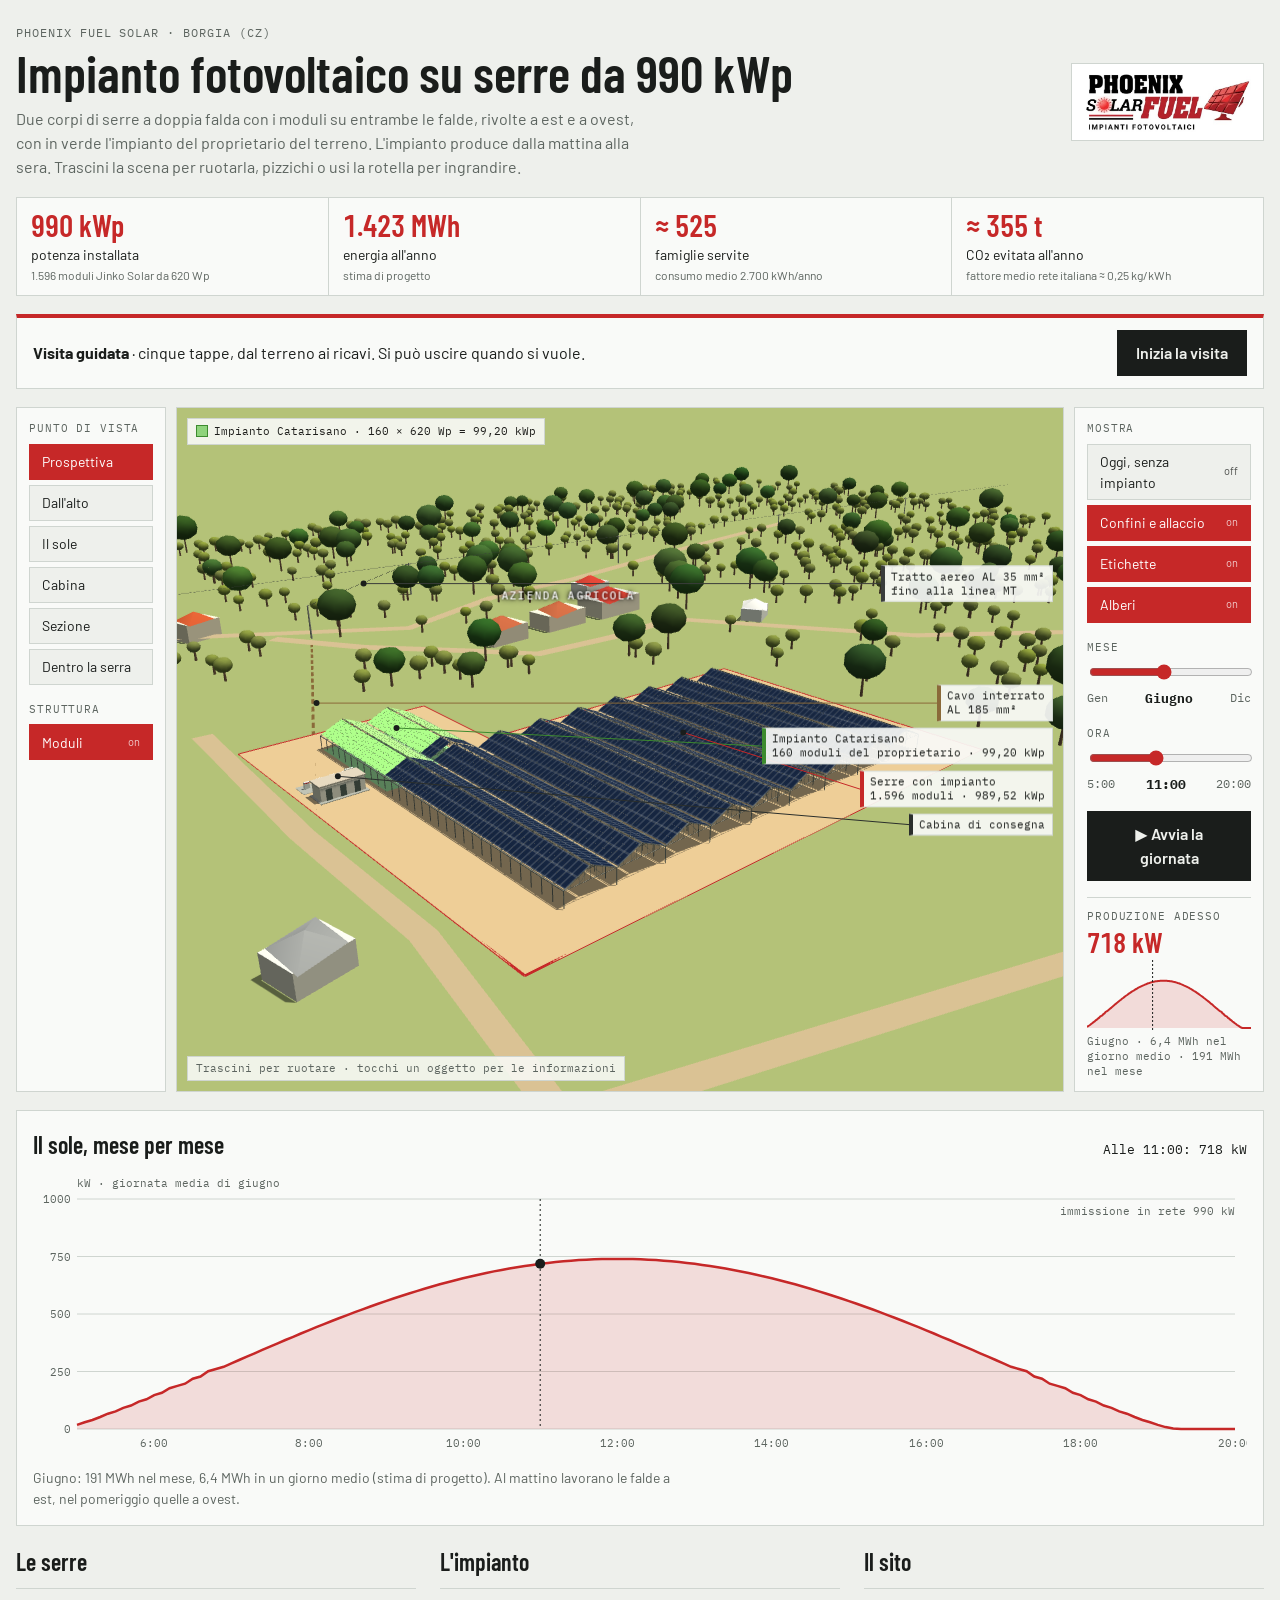
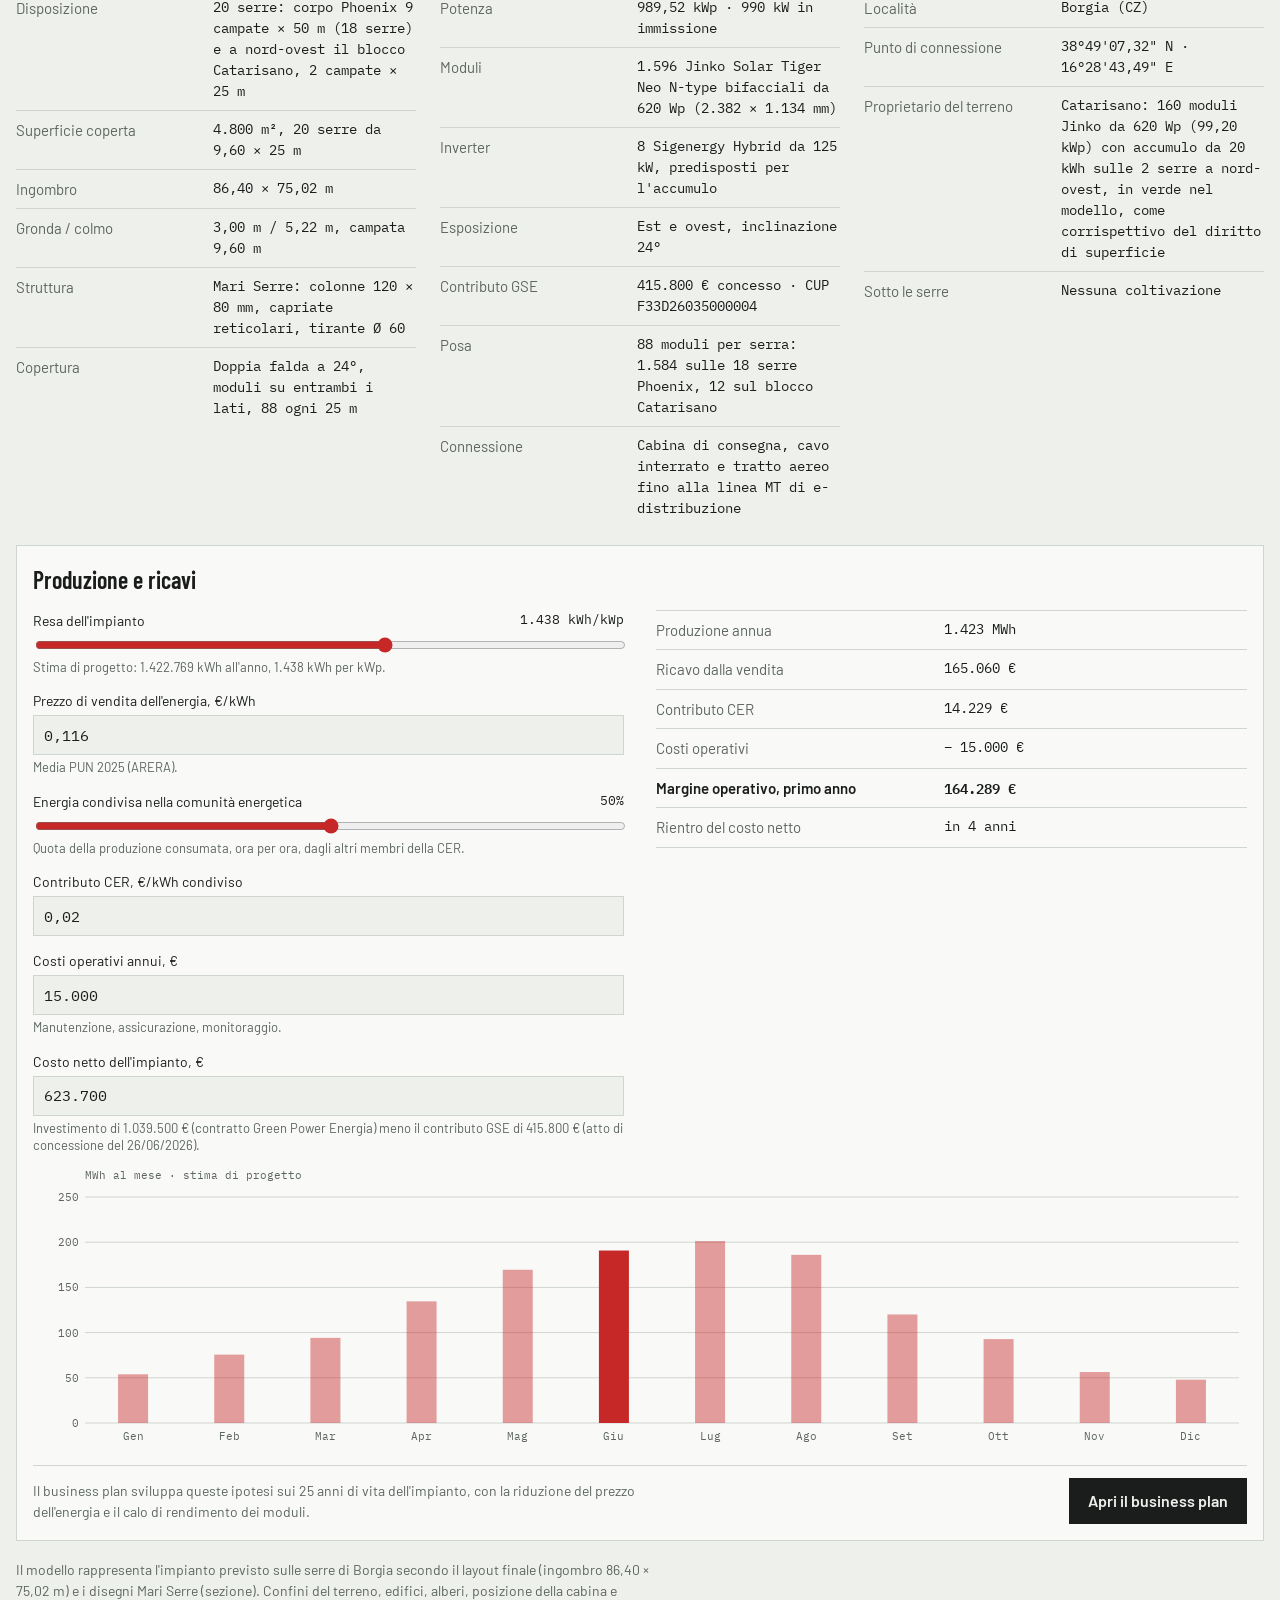
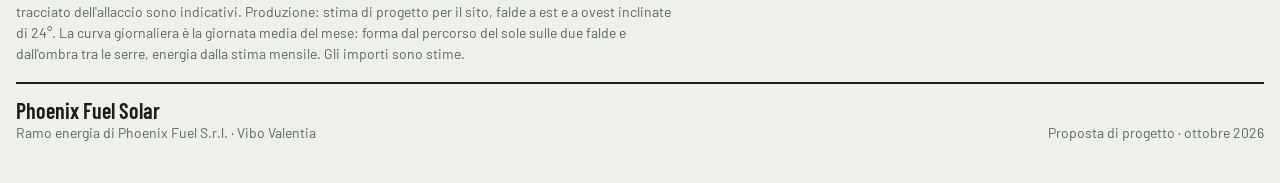
<file: fv-vetrina-borgia.html>
<!doctype html>
<html lang="it" data-mode="interno" data-stamp=""><head><meta charset="utf-8"><meta name="viewport" content="width=device-width,initial-scale=1,viewport-fit=cover">
<title>Serre Fotovoltaiche Borgia</title>
<link rel="preconnect" href="https://fonts.googleapis.com">
<link rel="preconnect" href="https://fonts.gstatic.com" crossorigin>
<link rel="stylesheet" href="https://fonts.googleapis.com/css2?family=Barlow+Condensed:wght@500;600&family=Barlow:wght@400;500;600&family=IBM+Plex+Mono:wght@400;500&display=swap">
<style>
:root{--bg:#eef0ec;--surface:#f9faf8;--fg:#1a1d1b;--muted:#5d6560;--line:#cfd5d0;--accent:#c62828;--accent-fg:#fff;--sky-top:#cfe1ec;--sky-bottom:#eef1ea;
--font-display:"Barlow Condensed","Arial Narrow",sans-serif;--font-body:"Barlow",system-ui,sans-serif;--font-data:"IBM Plex Mono",ui-monospace,monospace}
@media (prefers-color-scheme:dark){:root:not([data-theme="light"]){--bg:#111413;--surface:#181c1a;--fg:#e8ece9;--muted:#9aa49e;--line:#2c3430;--accent:#ef5350;--accent-fg:#160606;--sky-top:#16222b;--sky-bottom:#1c2622;color-scheme:dark}}
:root[data-theme="dark"]{--bg:#111413;--surface:#181c1a;--fg:#e8ece9;--muted:#9aa49e;--line:#2c3430;--accent:#ef5350;--accent-fg:#160606;--sky-top:#16222b;--sky-bottom:#1c2622;color-scheme:dark}
*{box-sizing:border-box}
body{margin:0;background:var(--bg);color:var(--fg);font-family:var(--font-body);font-size:16px;line-height:1.5;padding-block:24px 40px;padding-left:max(16px,env(safe-area-inset-left,0px));padding-right:max(16px,env(safe-area-inset-right,0px))}
body.modal-open{overflow:hidden}
.wrap{max-width:1360px;margin:0 auto;display:flex;flex-direction:column;gap:18px}
.top{display:flex;flex-wrap:wrap;gap:12px 24px;align-items:center;justify-content:space-between}
.brand{display:inline-block;background:#fff;padding:8px 12px;border:1px solid var(--line)}
.brand img{display:block;height:60px;width:auto}
.kicker{font-family:var(--font-data);font-size:12px;letter-spacing:.08em;text-transform:uppercase;color:var(--muted);margin:0}
h1{font-family:var(--font-display);font-weight:600;font-size:clamp(32px,5.5vw,52px);line-height:1.02;margin:4px 0 8px;text-wrap:balance}
.lede{color:var(--muted);max-width:70ch;margin:0}
h2{font-family:var(--font-display);font-weight:600;font-size:24px;margin:0}
.kpis{display:grid;grid-template-columns:repeat(4,minmax(0,1fr));gap:1px;background:var(--line);border:1px solid var(--line)}
.kpi{background:var(--surface);padding:12px 14px}
.kpi b{display:block;font-family:var(--font-display);font-weight:600;font-size:30px;line-height:1.05;color:var(--accent);font-variant-numeric:tabular-nums}
.kpi span{font-size:14px}.kpi small{display:block;color:var(--muted);font-size:12px;line-height:1.3;margin-top:2px}
.stage{position:relative;aspect-ratio:16/9;min-height:320px;border:1px solid var(--line);background:linear-gradient(var(--sky-top),var(--sky-bottom));overflow:hidden;touch-action:none}
#gl{position:absolute;inset:0;width:100%;height:100%;display:block}
#labels{position:absolute;inset:0;pointer-events:none}
.leaders{position:absolute;inset:0;width:100%;height:100%;overflow:visible}
.leaders line{stroke:var(--muted);stroke-width:1}.leaders circle{fill:var(--fg)}
.tag{position:absolute;left:0;top:0;white-space:pre-line;font-family:var(--font-data);font-size:11px;line-height:1.3;padding:3px 7px 3px 6px;background:color-mix(in srgb,var(--surface) 92%,transparent);border:1px solid var(--line);color:var(--fg);will-change:transform}
.tag.dot{border-left:4px solid var(--dot,var(--accent))}
.tag.mute{background:transparent;border-color:transparent;color:#fff;letter-spacing:.12em;text-transform:uppercase;font-weight:500;text-shadow:0 0 3px #000,0 0 6px #000}
.legY{position:absolute;left:10px;top:10px;font-family:var(--font-data);font-size:11px;color:var(--ink,#1e1e1c);background:color-mix(in srgb,var(--surface) 90%,transparent);border:1px solid var(--line);padding:4px 8px;display:flex;align-items:center;gap:6px}.legY i{width:12px;height:12px;background:#8fd47c;border:1px solid #3d8b2f;display:inline-block}
.hint{position:absolute;left:10px;bottom:10px;font-family:var(--font-data);font-size:11px;color:var(--muted);background:color-mix(in srgb,var(--surface) 88%,transparent);border:1px solid var(--line);padding:3px 8px;pointer-events:none}
.card{position:absolute;left:10px;top:10px;max-width:min(300px,calc(100% - 20px));background:var(--surface);border:1px solid var(--line);border-left:4px solid var(--accent);padding:10px 12px 12px;font-size:14px;line-height:1.4;box-shadow:0 4px 16px rgba(0,0,0,.18)}
.card[hidden]{display:none}.card h3{font-family:var(--font-display);font-weight:600;font-size:20px;margin:0 28px 4px 0}.card p{margin:0;color:var(--muted)}.card dl{margin:6px 0 0}.card .row{padding:4px 0;font-size:13px}.card .x{position:absolute;right:4px;top:4px;min-height:28px;padding:2px 8px}
.nogl{position:absolute;inset:0;display:grid;place-items:center;padding:24px;text-align:center;color:var(--muted)}
.lay{display:grid;grid-template-columns:150px minmax(0,1fr) 190px;gap:10px;align-items:stretch}
.side{background:var(--surface);border:1px solid var(--line);padding:12px;display:flex;flex-direction:column;gap:16px;min-width:0}
.col{display:flex;flex-direction:column;gap:5px}.col .btn{text-align:left;width:100%}
.btn.tg{display:flex;justify-content:space-between;align-items:center;gap:6px;text-align:left}.btn.tg::after{content:'off';font-size:11px;opacity:.75}.btn.tg[aria-pressed="true"]::after{content:'on'}
.side input[type=range]{width:100%;accent-color:var(--accent)}
.sval{display:flex;justify-content:space-between;font-family:var(--font-data);font-size:12px;color:var(--muted)}.sval b{color:var(--fg);font-size:13px}
#play{width:100%}
.agri{--agri:#2e7d32;--agri-bg:#e8f3e6;border-top:1px solid var(--line);padding-top:12px}.agri .lbl{color:var(--agri)}
.agri .btn{background:var(--agri-bg);border-color:#9cc59a;color:#1b4d1e}.agri .btn[aria-pressed="true"]{background:var(--agri);border-color:var(--agri);color:#fff}
@media (prefers-color-scheme:dark){:root:not([data-theme="light"]) .agri .btn:not([aria-pressed="true"]){background:#1c2a1d;color:#cfe8cc;border-color:#355a36}}
.lay>.stage{min-width:0;aspect-ratio:auto;min-height:540px;height:auto}
.mini{border-top:1px solid var(--line);padding-top:10px;display:flex;flex-direction:column;gap:4px}.mini b{font-family:var(--font-display);font-weight:600;font-size:28px;line-height:1;color:var(--accent);font-variant-numeric:tabular-nums}.mini svg{width:100%;height:70px;display:block}.mini small{font-family:var(--font-data);font-size:11px;color:var(--muted);line-height:1.35}
.toolbar{display:grid;grid-template-columns:repeat(auto-fit,minmax(250px,1fr));gap:14px 26px;padding:14px 16px;background:var(--surface);border:1px solid var(--line)}
.group{display:flex;flex-direction:column;gap:7px;min-width:0}
.lbl{font-family:var(--font-data);font-size:11px;letter-spacing:.08em;text-transform:uppercase;color:var(--muted)}
.seg{display:flex;flex-wrap:wrap;gap:6px}
.btn{font:inherit;font-size:14px;padding:6px 12px;min-height:36px;background:var(--bg);color:var(--fg);border:1px solid var(--line);cursor:pointer}
.btn:hover{border-color:var(--accent)}.btn[aria-pressed="true"]{background:var(--accent);color:var(--accent-fg);border-color:var(--accent)}
.btn.big{font-size:16px;font-weight:600;padding:10px 18px;background:var(--fg);color:var(--bg);border-color:var(--fg)}
.btn:focus-visible,input:focus-visible{outline:2px solid var(--accent);outline-offset:2px}
.panel{background:var(--surface);border:1px solid var(--line);padding:16px;display:flex;flex-direction:column;gap:12px}
.dayhead{display:flex;flex-wrap:wrap;gap:8px 20px;justify-content:space-between;align-items:baseline}
.ctl{display:grid;grid-template-columns:auto 1fr auto;gap:8px 12px;align-items:center}
.ctl input[type=range]{width:100%;accent-color:var(--accent)}
.ctl .val{font-family:var(--font-data);font-size:14px;min-width:6.5em;text-align:right;font-variant-numeric:tabular-nums}
.chartbox{width:100%;min-width:0}
#chart{display:block;width:100%;touch-action:pan-y;cursor:ew-resize}
svg text{font-family:var(--font-data);font-size:11px;fill:var(--muted)}
.readout{margin:0;font-family:var(--font-data);font-size:13px;font-variant-numeric:tabular-nums}
.specs{display:grid;grid-template-columns:repeat(auto-fit,minmax(290px,1fr));gap:24px}
.specs section{min-width:0}.specs h2{margin-bottom:8px}dl{margin:0}
.row{display:grid;grid-template-columns:minmax(0,1fr) minmax(0,1.1fr);gap:12px;padding:8px 0;border-top:1px solid var(--line);font-size:15px}
.row dt{color:var(--muted)}.row dd{margin:0;font-family:var(--font-data);font-size:14px;font-variant-numeric:tabular-nums}
.ycols{display:grid;grid-template-columns:repeat(auto-fit,minmax(280px,1fr));gap:20px 32px}
.inputs{display:flex;flex-direction:column;gap:14px;min-width:0}
.field{display:flex;flex-direction:column;gap:4px;min-width:0}
.field label{font-size:14px;display:flex;justify-content:space-between;gap:10px}
.field output{font-family:var(--font-data);font-size:13px}
.field small{color:var(--muted);font-size:13px;line-height:1.35}
.field input[type=text]{font-family:var(--font-data);font-size:15px;min-height:40px;padding:6px 10px;background:var(--bg);color:var(--fg);border:1px solid var(--line);width:100%}
.field input[type=range]{accent-color:var(--accent);width:100%}
.results .row:last-child{border-bottom:1px solid var(--line)}
.results .row.key dt,.results .row.key dd{font-weight:600;color:var(--fg)}
.bpbar{display:flex;flex-wrap:wrap;gap:10px 18px;align-items:center;justify-content:space-between;border-top:1px solid var(--line);padding-top:12px}
.notes{font-size:14px;color:var(--muted);max-width:82ch;margin:0}
.contact{border-top:2px solid var(--fg);padding-top:14px;display:flex;flex-wrap:wrap;gap:6px 32px;justify-content:space-between;align-items:flex-end}
.contact p{margin:0}.contact .name{font-family:var(--font-display);font-weight:600;font-size:22px;line-height:1.1}.contact .role{color:var(--muted);font-size:14px}
.tour{background:var(--surface);border:1px solid var(--line);border-top:4px solid var(--accent);padding:12px 16px;display:flex;flex-direction:column;gap:8px;position:sticky;top:0;z-index:5;box-shadow:0 6px 18px rgba(0,0,0,.1)}
.tour .thead{display:flex;flex-wrap:wrap;gap:8px 16px;align-items:center;justify-content:space-between}
.tour h3{font-family:var(--font-display);font-weight:600;font-size:22px;margin:0}
.tour p{margin:0;max-width:75ch}
.tsteps{display:flex;gap:4px;flex-wrap:wrap}.tsteps button{min-height:30px;font-size:13px;padding:3px 9px}
.tnav{display:flex;justify-content:space-between;gap:10px;flex-wrap:wrap}
.tour.off{position:static;box-shadow:none;flex-direction:row;flex-wrap:wrap;align-items:center;justify-content:space-between}
.tour.off .on{display:none}.tour:not(.off) .offonly{display:none}
html[data-mode="cliente"] .field input[type=range]{display:none}
html[data-mode="cliente"] .field input[type=text]{border:0;background:transparent;padding:0;min-height:0}
html[data-mode="cliente"] .interno{display:none}
/* business plan a tutto schermo */
.modal{position:fixed;inset:0;z-index:50;background:var(--bg);overflow:auto;padding:20px max(16px,env(safe-area-inset-left,0px)) 40px}
.modal[hidden]{display:none}
.modal .inner{max-width:1120px;margin:0 auto;display:flex;flex-direction:column;gap:16px}
.mhead{display:flex;gap:12px;justify-content:space-between;align-items:flex-start;position:sticky;top:-20px;background:var(--bg);padding:8px 0;z-index:2;border-bottom:1px solid var(--line)}
.mhead h2{font-size:clamp(28px,4.5vw,42px);line-height:1.05}
.bpk{display:grid;grid-template-columns:repeat(4,minmax(0,1fr));gap:1px;background:var(--line);border:1px solid var(--line)}
.tablewrap{overflow-x:auto;border:1px solid var(--line);background:var(--surface)}
table{border-collapse:collapse;width:100%;font-size:14px}
th,td{text-align:right;padding:7px 10px;border-top:1px solid var(--line);white-space:nowrap}
th:first-child,td:first-child{text-align:left}
thead th{font-family:var(--font-data);font-size:11px;letter-spacing:.06em;text-transform:uppercase;color:var(--muted);border-top:0}
td{font-family:var(--font-data);font-variant-numeric:tabular-nums}
tr.key td{font-weight:600;background:color-mix(in srgb,var(--accent) 8%,transparent)}
.assume{display:grid;grid-template-columns:repeat(auto-fit,minmax(240px,1fr));gap:6px 24px;font-size:14px;color:var(--muted);margin:0;padding-left:18px}
@media (max-width:900px){.lay{grid-template-columns:130px minmax(0,1fr) 165px}.side{padding:10px}.col .btn,.btn.tg{font-size:13px;padding:6px 8px}}
@media (max-width:640px){.lay>.stage{aspect-ratio:4/5;min-height:380px}.lay{grid-template-columns:1fr}.stage{order:-1}#sideR{order:0}#sideL{order:1}.col{flex-direction:row;flex-wrap:wrap}.col .btn{width:auto}.btn.tg{width:auto}}
@media (max-width:700px){
  .kpis,.bpk{grid-template-columns:repeat(2,minmax(0,1fr))}
  .stage{aspect-ratio:4/5;min-height:380px}
  .row{grid-template-columns:1fr;gap:2px}
  .brand img{height:46px}
  .more{display:none}
  .kpi b{font-size:23px}
  .toolbar{padding:12px}
  .field input[type=range]{display:none}
  .field input[type=text]{border:0;background:transparent;padding:0;min-height:0}
  .field small{display:none}
  .tsteps{display:none}.tour h3{font-size:19px}.tour p{font-size:15px;line-height:1.4}.tour{padding:10px 12px}
}
</style></head><body>
<div class="wrap">
  <header class="top">
    <div>
      <p class="kicker">Phoenix Fuel Solar · Borgia (CZ)</p>
      <h1>Impianto fotovoltaico su serre da 990 kWp</h1>
      <p class="lede">Due corpi di serre a doppia falda con i moduli su entrambe le falde, rivolte a est e a ovest, con in verde l'impianto del proprietario del terreno. L'impianto produce dalla mattina alla sera. Trascini la scena per ruotarla, pizzichi o usi la rotella per ingrandire.</p>
    </div>
    <span class="brand"><img alt="Phoenix Fuel Solar · Impianti fotovoltaici" src="[data-uri]"></span>
  </header>

  <div class="kpis">
    <div class="kpi"><b>990 kWp</b><span>potenza installata</span><small>1.596 moduli Jinko Solar da 620 Wp</small></div>
    <div class="kpi"><b>1.423 MWh</b><span>energia all'anno</span><small>stima di progetto</small></div>
    <div class="kpi"><b>≈ 525</b><span>famiglie servite</span><small>consumo medio 2.700 kWh/anno</small></div>
    <div class="kpi"><b>≈ 355 t</b><span>CO₂ evitata all'anno</span><small>fattore medio rete italiana ≈ 0,25 kg/kWh</small></div>
  </div>

  <section class="tour off" id="tour" aria-live="polite">
    <p class="offonly"><b>Visita guidata</b> · cinque tappe, dal terreno ai ricavi. Si può uscire quando si vuole.</p>
    <button class="btn big offonly" id="tourStart">Inizia la visita</button>
    <div class="thead on"><div class="tsteps" id="tsteps"></div><button class="btn" id="tourExit">Esci dalla visita</button></div>
    <h3 class="on" id="tourT"></h3><p class="on" id="tourP"></p>
    <div class="tnav on"><button class="btn" id="tourPrev">Indietro</button><button class="btn big" id="tourNext">Avanti</button></div>
  </section>

  <div class="lay">
  <aside class="side" id="sideL">
    <div class="group"><span class="lbl">Punto di vista</span>
      <div class="col" id="views">
        <button class="btn" data-view="persp" aria-pressed="true">Prospettiva</button>
        <button class="btn" data-view="top" aria-pressed="false">Dall'alto</button>
        <button class="btn" data-view="sun" aria-pressed="false">Il sole</button>
        <button class="btn" data-view="cab" aria-pressed="false">Cabina</button>
        <button class="btn more" data-view="sec" aria-pressed="false">Sezione</button>
        <button class="btn" data-view="in" aria-pressed="false">Dentro la serra</button>
      </div></div>
    <div class="group"><span class="lbl">Struttura</span>
      <div class="col">
        <button class="btn tg" id="tRoof" aria-pressed="true">Moduli</button>
      </div></div>
  </aside>
  <div class="stage" id="stage">
    <canvas id="gl" aria-label="Modello tridimensionale dell'impianto su serre con il terreno e l'allaccio"></canvas>
    <div id="labels"></div>
    <div class="hint">Trascini per ruotare · tocchi un oggetto per le informazioni</div>
    <div class="legY"><i></i>Impianto Catarisano · 160 × 620 Wp = 99,20 kWp</div>
    <div class="card" id="card" hidden><button class="btn x" id="cardX" aria-label="Chiudi">×</button><h3 id="cardT"></h3><p id="cardP"></p><dl id="cardD"></dl></div>
  </div>

  <aside class="side" id="sideR">
    <div class="group"><span class="lbl">Mostra</span>
      <div class="col">
        <button class="btn tg" id="tPhase" aria-pressed="false">Oggi, senza impianto</button>
        <button class="btn tg" id="tConstr" aria-pressed="true">Confini e allaccio</button>
        <button class="btn tg" id="tLabels" aria-pressed="true">Etichette</button>
        <button class="btn tg more" id="tTrees" aria-pressed="true">Alberi</button>
      </div></div>
    <div class="group"><span class="lbl">Mese</span><input type="range" id="month" min="0" max="11" step="1" value="5" aria-label="Mese"><div class="sval"><span>Gen</span><b id="monthV">Giugno</b><span>Dic</span></div></div>
    <div class="group"><span class="lbl">Ora</span><input type="range" id="hour" min="5" max="20" step="0.25" value="11" aria-label="Ora solare"><div class="sval"><span>5:00</span><b id="clock">11:00</b><span>20:00</span></div></div>
    <button class="btn big" id="play" aria-pressed="false">▶ Avvia la giornata</button>
    <div class="mini"><span class="lbl">Produzione adesso</span><b id="miniKW">-</b><svg id="mini" viewBox="0 0 160 70" preserveAspectRatio="none" role="img" aria-label="Curva della giornata media"></svg><small id="miniDay"></small></div>
  </aside>
  </div>

  <section class="panel" id="day">
    <div class="dayhead"><h2>Il sole, mese per mese</h2><p class="readout" id="readout"></p></div>
    <div class="chartbox" id="chartbox"><svg id="chart" role="img" aria-label="Potenza dell'impianto nella giornata media del mese"></svg></div>
    <p class="notes" id="sunnote"></p>
  </section>

  <div class="specs">
    <section><h2>Le serre</h2><dl>
      <div class="row"><dt>Disposizione</dt><dd>20 serre: corpo Phoenix 9 campate × 50 m (18 serre) e a nord-ovest il blocco Catarisano, 2 campate × 25 m</dd></div>
      <div class="row"><dt>Superficie coperta</dt><dd>4.800 m², 20 serre da 9,60 × 25 m</dd></div>
      <div class="row"><dt>Ingombro</dt><dd>86,40 × 75,02 m</dd></div>
      <div class="row"><dt>Gronda / colmo</dt><dd>3,00 m / 5,22 m, campata 9,60 m</dd></div>
      <div class="row more"><dt>Struttura</dt><dd>Mari Serre: colonne 120 × 80 mm, capriate reticolari, tirante Ø 60</dd></div>
      <div class="row more"><dt>Copertura</dt><dd>Doppia falda a 24°, moduli su entrambi i lati, 88 ogni 25 m</dd></div>
    </dl></section>
    <section><h2>L'impianto</h2><dl>
      <div class="row"><dt>Potenza</dt><dd>989,52 kWp · 990 kW in immissione</dd></div>
      <div class="row"><dt>Moduli</dt><dd>1.596 Jinko Solar Tiger Neo N-type bifacciali da 620 Wp (2.382 × 1.134 mm)</dd></div>
      <div class="row"><dt>Inverter</dt><dd>8 Sigenergy Hybrid da 125 kW, predisposti per l'accumulo</dd></div>
      <div class="row"><dt>Esposizione</dt><dd>Est e ovest, inclinazione 24°</dd></div>
      <div class="row"><dt>Contributo GSE</dt><dd>415.800 € concesso · CUP F33D26035000004</dd></div>
      <div class="row more"><dt>Posa</dt><dd>88 moduli per serra: 1.584 sulle 18 serre Phoenix, 12 sul blocco Catarisano</dd></div>
      <div class="row more"><dt>Connessione</dt><dd>Cabina di consegna, cavo interrato e tratto aereo fino alla linea MT di e-distribuzione</dd></div>
    </dl></section>
    <section class="more"><h2>Il sito</h2><dl>
      <div class="row"><dt>Località</dt><dd>Borgia (CZ)</dd></div>
      <div class="row"><dt>Punto di connessione</dt><dd>38°49'07,32" N · 16°28'43,49" E</dd></div>
      <div class="row"><dt>Proprietario del terreno</dt><dd>Catarisano: 160 moduli Jinko da 620 Wp (99,20 kWp) con accumulo da 20 kWh sulle 2 serre a nord-ovest, in verde nel modello, come corrispettivo del diritto di superficie</dd></div>
      <div class="row"><dt>Sotto le serre</dt><dd>Nessuna coltivazione</dd></div>
    </dl></section>
  </div>

  <section class="panel" id="yield">
    <h2>Produzione e ricavi</h2>
    <div class="ycols">
      <div class="inputs">
        <div class="field"><label for="inYield">Resa dell'impianto <output id="inYieldV"></output></label><input type="range" id="inYield" min="1200" max="1600" step="1" value="1438"><small>Stima di progetto: 1.422.769 kWh all'anno, 1.438 kWh per kWp.</small></div>
        <div class="field"><label for="inPs">Prezzo di vendita dell'energia, €/kWh</label><input type="text" inputmode="decimal" id="inPs" value="0,116"><small>Media PUN 2025 (ARERA).</small></div>
        <div class="field"><label for="inCer">Energia condivisa nella comunità energetica <output id="inCerV"></output></label><input type="range" id="inCer" min="0" max="100" step="1" value="50"><small>Quota della produzione consumata, ora per ora, dagli altri membri della CER.</small></div>
        <div class="field"><label for="inCerP">Contributo CER, €/kWh condiviso</label><input type="text" inputmode="decimal" id="inCerP" value="0,02"></div>
        <div class="field"><label for="inOpex">Costi operativi annui, €</label><input type="text" inputmode="decimal" id="inOpex" value="15.000"><small>Manutenzione, assicurazione, monitoraggio.</small></div>
        <div class="field"><label for="inCost">Costo netto dell'impianto, €</label><input type="text" inputmode="decimal" id="inCost" value="623.700"><small>Investimento di 1.039.500 € (contratto Green Power Energia) meno il contributo GSE di 415.800 € (atto di concessione del 26/06/2026).</small></div>
      </div>
      <dl class="results">
        <div class="row"><dt>Produzione annua</dt><dd id="rProd">-</dd></div>
        <div class="row"><dt>Ricavo dalla vendita</dt><dd id="rSell">-</dd></div>
        <div class="row"><dt>Contributo CER</dt><dd id="rCer">-</dd></div>
        <div class="row"><dt>Costi operativi</dt><dd id="rOpex">-</dd></div>
        <div class="row key"><dt>Margine operativo, primo anno</dt><dd id="rEbitda">-</dd></div>
        <div class="row"><dt>Rientro del costo netto</dt><dd id="rPay">-</dd></div>
      </dl>
    </div>
    <div class="chartbox" id="ybox"><svg id="ychart" role="img" aria-label="Produzione mensile stimata"></svg></div>
    <div class="bpbar"><p class="notes">Il business plan sviluppa queste ipotesi sui 25 anni di vita dell'impianto, con la riduzione del prezzo dell'energia e il calo di rendimento dei moduli.</p><button class="btn big" id="openBP">Apri il business plan</button></div>
  </section>

  <p class="notes">Il modello rappresenta l'impianto previsto sulle serre di Borgia secondo il layout finale (ingombro 86,40 × 75,02 m) e i disegni Mari Serre (sezione). Confini del terreno, edifici, alberi, posizione della cabina e tracciato dell'allaccio sono indicativi. Produzione: stima di progetto per il sito, falde a est e a ovest inclinate di 24°. La curva giornaliera è la giornata media del mese: forma dal percorso del sole sulle due falde e dall'ombra tra le serre, energia dalla stima mensile. Gli importi sono stime.</p>

  <footer class="contact">
    <div><p class="name">Phoenix Fuel Solar</p><p class="role">Ramo energia di Phoenix Fuel S.r.l. · Vibo Valentia</p></div>
    <div><p class="role" id="stampP">Proposta di progetto · ottobre 2026</p></div>
  </footer>
</div>

<div class="modal" id="bp" hidden role="dialog" aria-modal="true" aria-labelledby="bpTitle">
  <div class="inner">
    <div class="mhead"><div><p class="kicker">Impianto su serre di Borgia · 989,52 kWp</p><h2 id="bpTitle">Business plan a 25 anni</h2></div><button class="btn" id="closeBP">Chiudi</button></div>
    <div class="bpk" id="bpk"></div>
    <div class="chartbox" id="bpbox"><svg id="bpchart" role="img" aria-label="Margine operativo annuo e cassa cumulata"></svg></div>
    <div class="tablewrap"><table id="bptable"></table></div>
    <ul class="assume" id="bpass"></ul>
  </div>
</div>

<script src="lib/three.min.js"></script>
<script src="lib/OrbitControls.js"></script>
<script>
(function(){
function byId(i){return document.getElementById(i);}
var MOBILE=window.matchMedia('(max-width:700px)');
/* ===== Dati del progetto (x = est, y = alto, z = sud; metri) ===== */
var P={campata:9.6,gronda:3.0,colmo:5.22,passo:2.5,modulo:{w:1.134,l:2.382,wp:620},perFalda:2,gap:0.002,kwp:989.52,cap:990,lat:38.8187};
/* corpi di serra dal layout finale (86,40 x 75,02 m): [inizio da ovest m, inizio da nord m, campate, lunghezza m, proprietario]; campate da 9,60 m, colmo nord-sud */
var SEG=[[0,25,9,50,0],[0,0,2,25,1]];
/* 20 serre da 9,60 x 25 m (88 moduli ciascuna = 1.760 posti), come lo schizzo del 28/10:
   corpo Phoenix 9 campate x 50 m (18 serre, 1.584 moduli) e a nord-ovest il blocco Catarisano,
   2 campate x 25 m (flag 1): 160 moduli del proprietario (99,20 kWp), poi 12 nostri, 4 posti vuoti. */
var CAT_OWN=160,OUR_MAX=1596;
var CX=43.2,CZ=37.5;
/* stima di progetto, colonna A (kWh) */
var PVGIS=[53885.7,75645.9,94168.8,134550.9,169497.9,190773.0,201197.7,185981.4,120037.5,92772.9,56360.7,47896.2];
var PVTOT=PVGIS.reduce(function(a,b){return a+b;},0),PVY=PVTOT/P.kwp;
var MESI=['Gennaio','Febbraio','Marzo','Aprile','Maggio','Giugno','Luglio','Agosto','Settembre','Ottobre','Novembre','Dicembre'],MS=['Gen','Feb','Mar','Apr','Mag','Giu','Lug','Ago','Set','Ott','Nov','Dic'],GG=[31,28,31,30,31,30,31,31,30,31,30,31];
/* area dell'impianto (indicativa) e intorno ricostruiti dalla foto del layout finale */
var PARCEL=[[-56,-46],[-16,-46],[-16,-21],[52,-21],[52,46],[-56,46]];
var ROADS=[[[-19.4,-118.4],[-5.1,-95.7],[13.5,-75.1],[25.9,-60.6],[50.6,-59.8],[75.4,-62.7]],
  [[-60,-150],[13.5,-104],[50.6,-118.4],[87.7,-122.5],[145.6,-134.9],[230,-150]],
  [[-200,40],[-133,48.8],[-93.8,71.5],[-66.9,67.4],[-60.8,30.2],[-60.8,-7],[-58,-60]],
  [[-66.9,67.4],[1.2,90.1],[7.4,118.9],[12,180]],
  [[75.4,-62.7],[112.6,-6.9],[145.6,17.8],[186.9,50.8],[203.4,83.8],[215,140]]];
var ROAD=[].concat.apply([],ROADS);
var MTLINE=[[-320,-168],[34.1,-139],[360,-112]];
var CAB=[-49.5,-17];
var CAVO_INT=[[-53,-15],[-55.9,-13.1],[-11.3,-112.2]],POLE=[-11.3,-112.2],LMS=[34.1,-139];

var stage=byId('stage'),canvas=byId('gl'),labelsEl=byId('labels');
var leaders=document.createElementNS('http://www.w3.org/2000/svg','svg');leaders.setAttribute('class','leaders');labelsEl.appendChild(leaders);
var renderer;try{renderer=new THREE.WebGLRenderer({canvas:canvas,antialias:true,alpha:true});}catch(e){var m=document.createElement('div');m.className='nogl';m.textContent='Il modello 3D richiede un browser con supporto WebGL.';stage.appendChild(m);renderer=null;}
var W=P.campata,HW=W/2,ANG=Math.atan2(P.colmo-P.gronda,HW),SL=Math.hypot(HW,P.colmo-P.gronda),TA=Math.tan(ANG);
function V(x,y,z){return new THREE.Vector3(x,y,z);}
function it0(v){return Math.round(v).toLocaleString('it-IT');}
function eur(v){return it0(v)+' €';}
var dirty=true;

/* ===================== SCENA 3D ===================== */
var modMesh=null,modMesh2=null,scene,camera,controls,sun,hemi,sunSprite,farm,trees,olives,constr,cab,cablePath,treeBase=[],crowns,trunks,stats={};
if(renderer){
renderer.setPixelRatio(Math.min(window.devicePixelRatio||1,2));renderer.setClearColor(0,0);renderer.shadowMap.enabled=true;renderer.shadowMap.type=THREE.PCFSoftShadowMap;
scene=new THREE.Scene();camera=new THREE.PerspectiveCamera(40,1.6,0.5,2500);controls=new THREE.OrbitControls(camera,canvas);
controls.minDistance=3;controls.maxDistance=700;controls.maxPolarAngle=Math.PI*0.6;controls.screenSpacePanning=true;controls.enableDamping=false;
hemi=new THREE.HemisphereLight(0xffffff,0x7d8a72,0.6);scene.add(hemi);
sun=new THREE.DirectionalLight(0xfff3dc,0.8);sun.castShadow=true;sun.shadow.mapSize.set(4096,4096);
var sc=sun.shadow.camera;sc.left=-125;sc.right=125;sc.top=125;sc.bottom=-125;sc.near=10;sc.far=700;sun.shadow.bias=-0.0004;sun.shadow.normalBias=0.06;scene.add(sun);scene.add(sun.target);
sunSprite=new THREE.Sprite(new THREE.SpriteMaterial({map:(function(){var c=document.createElement('canvas');c.width=c.height=256;var g=c.getContext('2d'),gr=g.createRadialGradient(128,128,0,128,128,128);
  gr.addColorStop(0,'rgba(255,248,214,1)');gr.addColorStop(.17,'rgba(255,226,120,1)');gr.addColorStop(.21,'rgba(255,205,70,.96)');gr.addColorStop(.23,'rgba(255,200,70,.4)');gr.addColorStop(.5,'rgba(255,200,70,.13)');gr.addColorStop(1,'rgba(255,200,70,0)');
  g.fillStyle=gr;g.fillRect(0,0,256,256);return new THREE.CanvasTexture(c);})(),transparent:true,depthWrite:false}));sunSprite.scale.set(220,220,1);scene.add(sunSprite);

function shape(pts){var s=new THREE.Shape();pts.forEach(function(p,i){if(i)s.lineTo(p[0],-p[1]);else s.moveTo(p[0],-p[1]);});return s;}
function flat(pts,y,mat){var m=new THREE.Mesh(new THREE.ShapeGeometry(shape(pts)),mat);m.rotation.x=-Math.PI/2;m.position.y=y;m.receiveShadow=true;return m;}
function strip(a,b,w,h,y,mat,parent){var dx=b[0]-a[0],dz=b[1]-a[1],m=new THREE.Mesh(new THREE.BoxGeometry(Math.hypot(dx,dz),h,w),mat);m.position.set((a[0]+b[0])/2,y,(a[1]+b[1])/2);m.rotation.y=-Math.atan2(dz,dx);(parent||scene).add(m);return m;}
function dashes(pts,len,gap,w,y,mat,parent){for(var i=0;i<pts.length-1;i++){var a=pts[i],b=pts[i+1],L=Math.hypot(b[0]-a[0],b[1]-a[1]),n=Math.floor(L/(len+gap));
  for(var k=0;k<n;k++){var t0=(k*(len+gap))/L,t1=(k*(len+gap)+len)/L;strip([a[0]+(b[0]-a[0])*t0,a[1]+(b[1]-a[1])*t0],[a[0]+(b[0]-a[0])*t1,a[1]+(b[1]-a[1])*t1],w,0.05,y,mat,parent);}}}
function ribbon(pts,wd,y,mat){var pos=[],idx=[];pts.forEach(function(p,i){var a=pts[Math.max(0,i-1)],b=pts[Math.min(pts.length-1,i+1)],dx=b[0]-a[0],dz=b[1]-a[1],L=Math.hypot(dx,dz),nx=-dz/L*wd/2,nz=dx/L*wd/2;
  pos.push(p[0]+nx,y,p[1]+nz,p[0]-nx,y,p[1]-nz);if(i<pts.length-1){var k=2*i;idx.push(k,k+2,k+1,k+1,k+2,k+3);}});
  var g=new THREE.BufferGeometry();g.setAttribute('position',new THREE.Float32BufferAttribute(pos,3));g.setIndex(idx);g.computeVertexNormals();var m=new THREE.Mesh(g,mat);m.receiveShadow=true;scene.add(m);return m;}
function inPoly(x,z,poly){var c=false;for(var i=0,j=poly.length-1;i<poly.length;j=i++){var a=poly[i],b=poly[j];if(((a[1]>z)!==(b[1]>z))&&(x<(b[0]-a[0])*(z-a[1])/(b[1]-a[1])+a[0]))c=!c;}return c;}
function distPl(x,z,pl,closed){var best=1e9,n=pl.length;for(var i=0;i<(closed?n:n-1);i++){var a=pl[i],b=pl[(i+1)%n],dx=b[0]-a[0],dz=b[1]-a[1],t=Math.max(0,Math.min(1,((x-a[0])*dx+(z-a[1])*dz)/(dx*dx+dz*dz)));best=Math.min(best,Math.hypot(x-(a[0]+dx*t),z-(a[1]+dz*t)));}return best;}

/* terreno, strada, confini e allaccio */
var ground=new THREE.Mesh(new THREE.PlaneGeometry(3000,3000),new THREE.MeshLambertMaterial({color:0x8c9a64}));ground.rotation.x=-Math.PI/2;ground.receiveShadow=true;scene.add(ground);
var dirtMat=new THREE.MeshLambertMaterial({color:0xb9a47e,polygonOffset:true,polygonOffsetFactor:-1,polygonOffsetUnits:-1});
var parcelMesh=flat(PARCEL,0.02,dirtMat);scene.add(parcelMesh);parcelMesh.userData.info={t:'Il terreno',p:'L\u2019area dell\u2019impianto a Borgia, in campagna tra gli uliveti, a sud-ovest dell\u2019azienda agricola. La linea rossa segna l\u2019area (indicativa).',d:[['Ingombro serre','86,40 × 75,02 m'],['Coperto da serre','4.800 m²'],['Sotto le serre','nessuna coltivazione']]};
constr=new THREE.Group();scene.add(constr);
var redM=new THREE.MeshBasicMaterial({color:0xc62828});for(var i=0;i<PARCEL.length;i++)strip(PARCEL[i],PARCEL[(i+1)%PARCEL.length],0.35,0.12,0.08,redM,constr);
var roadMat=new THREE.MeshLambertMaterial({color:0xa99a7c,polygonOffset:true,polygonOffsetFactor:-3,polygonOffsetUnits:-3});
ROADS.forEach(function(r){ribbon(r,4,0.05,roadMat);});
/* linea MT esistente con i pali */
(function(){var pm=new THREE.MeshLambertMaterial({color:0x8d8f8a}),wm=new THREE.MeshBasicMaterial({color:0x3a3d3b});
  for(var i=0;i<MTLINE.length-1;i++){var a=MTLINE[i],b=MTLINE[i+1],n=4;for(var k=0;k<n;k++){var t=k/n,x=a[0]+(b[0]-a[0])*t,z=a[1]+(b[1]-a[1])*t,p=new THREE.Mesh(new THREE.CylinderGeometry(0.18,0.25,10,6),pm);p.position.set(x,5,z);p.castShadow=true;constr.add(p);
    var c=new THREE.Mesh(new THREE.BoxGeometry(2.4,0.15,0.15),pm);c.position.set(x,9.6,z);constr.add(c);}
    strip(a,b,0.06,0.06,9.7,wm,constr);}})();
/* allaccio: cavo interrato dalla cabina, poi tratto aereo fino al palo sulla linea MT */
cablePath=new THREE.Group();scene.add(cablePath);
(function(){var mat=new THREE.MeshBasicMaterial({color:0x8a6a3a}),air=new THREE.MeshBasicMaterial({color:0x2b2f2c});
  dashes(CAVO_INT,3,2,0.6,0.08,mat,cablePath);
  var p=new THREE.Mesh(new THREE.CylinderGeometry(0.18,0.25,9,6),new THREE.MeshLambertMaterial({color:0x8d8f8a}));p.position.set(POLE[0],4.5,POLE[1]);cablePath.add(p);
  var a=V(POLE[0],8.8,POLE[1]),b=V(LMS[0],9.7,LMS[1]),d=b.clone().sub(a),m=new THREE.Mesh(new THREE.BoxGeometry(0.07,0.07,d.length()),air);m.position.copy(a.clone().add(b).multiplyScalar(.5));m.lookAt(b);cablePath.add(m);
  cablePath.userData.info={t:'Allaccio alla rete',p:'Dalla cabina di consegna un cavo interrato in alluminio da 185 mm² raggiunge un palo; da lì un tratto aereo da 35 mm² porta alla linea di media tensione esistente. Tracciato indicativo, dal preventivo di connessione e-distribuzione.',d:[['Interrato','AL 185 mm²'],['Aereo','AL 35 mm²'],['Rete','MT e-distribuzione']]};})();
/* azienda agricola a nord-est */
function house(x,z,w,d,h,col,rot,roof){var g=new THREE.Group(),b=new THREE.Mesh(new THREE.BoxGeometry(w,h,d),new THREE.MeshLambertMaterial({color:col}));b.position.y=h/2;b.castShadow=true;g.add(b);
  var r=new THREE.Mesh(new THREE.ConeGeometry(Math.hypot(w,d)/2,2.2,4),new THREE.MeshLambertMaterial({color:roof||0xa85a3c}));r.position.y=h+1.1;r.rotation.y=Math.PI/4;r.scale.set(w/Math.hypot(w,d)*1.41,1,d/Math.hypot(w,d)*1.41);g.add(r);
  g.position.set(x,0,z);g.rotation.y=rot||0;scene.add(g);}
var BLD=[[67.1,-81.3,16,10,5,0xe6dccb,0.1,0xb23a30],[75.4,-99.8,10,7,4.5,0xeeeeea,0.1,0xb23a30],[25.9,-77.1,12,8,4.5,0xdcd2bf,0.1],[46.5,-79.2,14,8,4.5,0xe2d6c2,0.1],[94.1,-48.2,9,6,3.5,0xf2f2f0,0.5,0xcfd3d4],[-34,-132.9,10,7,5,0xe0d5c0,0.3,0xb4502e],[-75.3,-54.4,8,6,4,0xe0d5c0,0.2,0xc4602e],[-104.2,-0.8,16,11,6.5,0xe6dccb,0.4,0xc4602e],[-75.3,28.1,9,7,4,0xd8d4cc,0.2,0x8a8f92]];
BLD.forEach(function(b){house(b[0],b[1],b[2],b[3],b[4],b[5],b[6],b[7]);});
/* alberi: uliveti a sesto regolare e alberi sparsi; spariscono se si mettono tra la vista e le serre */
trees=new THREE.Group();scene.add(trees);
(function(){var seed=11;function rnd(){seed=(seed*16807)%2147483647;return (seed-1)/2147483646;}
  var spots=[];
  function ok(x,z,minD){if(inPoly(x,z,PARCEL)||distPl(x,z,PARCEL,true)<minD)return false;for(var q=0;q<ROADS.length;q++)if(distPl(x,z,ROADS[q])<5)return false;if(distPl(x,z,MTLINE)<4)return false;
    for(var i=0;i<BLD.length;i++)if(Math.hypot(x-BLD[i][0],z-BLD[i][1])<18)return false;if(Math.hypot(x-CAB[0],z-CAB[1])<10)return false;return true;}
  for(var k=0;k<9000&&spots.length<2400;k++){var x=-330+rnd()*660,z=-260+rnd()*520;
    if(rnd()<0.75){var gx=Math.round(x/7)*7,gz=Math.round(z/7)*7;if(!ok(gx,gz,7))continue;if(Math.hypot(gx,gz)<90&&rnd()<0.5)continue;spots.push([gx+(rnd()-.5)*1.2,gz+(rnd()-.5)*1.2,0.7+rnd()*0.3,1]);}
    else{if(!ok(x,z,8))continue;if(rnd()<0.5)continue;spots.push([x,z,0.9+rnd()*0.7,0]);}}
  crowns=new THREE.InstancedMesh(new THREE.IcosahedronGeometry(1,1),new THREE.MeshLambertMaterial({color:0xffffff}),spots.length);
  trunks=new THREE.InstancedMesh(new THREE.CylinderGeometry(0.25,0.35,1,5),new THREE.MeshLambertMaterial({color:0x6b5440}),spots.length);
  var Q=new THREE.Quaternion(),C=new THREE.Color();
  spots.forEach(function(s,i){var r=s[3]?2.2*s[2]:3.4*s[2],h=s[3]?2.2:3.2*s[2],mc=new THREE.Matrix4().compose(V(s[0],h+r*0.8,s[1]),Q,V(r,r*0.85,r)),mt=new THREE.Matrix4().compose(V(s[0],h/2,s[1]),Q,V(1,h,1));
    crowns.setMatrixAt(i,mc);trunks.setMatrixAt(i,mt);treeBase.push({x:s[0],z:s[1],c:mc,t:mt,hid:false});
    C.setHSL(s[3]?0.2:0.25+rnd()*0.06,0.3+rnd()*0.15,s[3]?0.38:0.22+rnd()*0.08);crowns.setColorAt(i,C);});
  crowns.instanceColor.needsUpdate=true;trees.add(crowns);trees.add(trunks);
  /* oggi: il terreno e' un campo incolto, nessun albero dentro il lotto */
  olives=new THREE.Group();olives.visible=false;scene.add(olives);})();
var occl={el:99,az:99};
function occlude(force){if(!trees.visible)return;var t=controls.target,c=camera.position,dx=c.x-t.x,dz=c.z-t.z,hd=Math.hypot(dx,dz)||1,el=Math.atan2(c.y-t.y,hd)*180/Math.PI,az=Math.atan2(dx,dz)*180/Math.PI;
  if(!force&&Math.abs(el-occl.el)<1.5&&Math.abs(az-occl.az)<2)return;occl.el=el;occl.az=az;
  var low=el<38,ux=dx/hd,uz=dz/hd,ch=false,hide;
  treeBase.forEach(function(b,i){if(low){var px=b.x-t.x,pz=b.z-t.z,along=px*ux+pz*uz,perp=Math.abs(-px*uz+pz*ux);hide=along>0&&along<hd&&perp<160;}else hide=false;
    if(hide!==b.hid){b.hid=hide;ch=true;var Z=new THREE.Matrix4().makeScale(0,0,0);crowns.setMatrixAt(i,hide?Z:b.c);trunks.setMatrixAt(i,hide?Z:b.t);}});
  if(ch){crowns.instanceMatrix.needsUpdate=true;trunks.instanceMatrix.needsUpdate=true;dirty=true;}}

/* serre e moduli: doppia falda, colmo nord-sud, falde a est e a ovest */
var steel=new THREE.MeshStandardMaterial({color:0xa9b3ae,roughness:0.5,metalness:0.4});
function panTex(){var c=document.createElement('canvas');c.width=476;c.height=244;var g=c.getContext('2d');g.fillStyle='#12213d';g.fillRect(0,0,476,244);g.strokeStyle='#2f4f82';
  for(var i=0;i<=22;i++){g.beginPath();g.moveTo(8+i*460/22,8);g.lineTo(8+i*460/22,236);g.stroke();}for(var j=0;j<=6;j++){g.beginPath();g.moveTo(8,8+j*228/6);g.lineTo(468,8+j*228/6);g.stroke();}
  g.strokeStyle='#c7ced3';g.lineWidth=7;g.strokeRect(3.5,3.5,469,237);var t=new THREE.CanvasTexture(c);t.anisotropy=renderer.capabilities.getMaxAnisotropy();return t;}
var edgeM=new THREE.MeshStandardMaterial({color:0xaeb4b8,metalness:.5,roughness:.5}),panMats=[edgeM,edgeM,new THREE.MeshStandardMaterial({map:panTex(),roughness:.55,metalness:.1}),edgeM,edgeM,edgeM];
/* moduli del proprietario (Catarisano): in verde, per riconoscerli nel layout */
var edgeY=new THREE.MeshStandardMaterial({color:0x5fae4e,metalness:.3,roughness:.5}),panMatsY=[edgeY,edgeY,new THREE.MeshStandardMaterial({color:0x8fd47c,emissive:0x2c6a1c,emissiveIntensity:.4,roughness:.6,metalness:.05}),edgeY,edgeY,edgeY];
farm=new THREE.Group();scene.add(farm);farm.userData.info={t:'Serre fotovoltaiche',p:'Due corpi di serre Mari Serre a doppia falda. Su entrambe le falde, a est e a ovest, due moduli in verticale: 88 moduli ogni 25 m di serra. Sotto non si coltiva.',d:[['Moduli','1.596 Jinko Solar Tiger Neo × 620 Wp'],['Potenza','989,52 kWp'],['Inverter','8 Sigenergy Hybrid × 125 kW'],['Campata','9,60 m, gronda 3,00, colmo 5,22 m'],['Produzione','≈ 1.423 MWh/anno']]};
(function(){var bm=[],mods=[],fe=0,fn=0;function B(a,b,t){bm.push([a,b,t]);}
  /* campate: [x ovest, z nord, z sud] */
  var camp=[],mods2=[],ownN=0,ourN=0,ownZ={};SEG.forEach(function(g){for(var c=0;c<g[2];c++)camp.push([g[0]+c*W-CX,g[1]-CZ,g[1]+g[3]-CZ,g[4]]);});
  function vicino(x,z0,z1){return camp.some(function(o){return Math.abs(o[0]-x)<0.01&&o[1]<z1-0.5&&o[2]>z0+0.5;});}
  camp.forEach(function(k){var xa=k[0],xr=xa+HW,xb=xa+W,z0=k[1],z1=k[2],L=z1-z0,fr=Math.round(L/P.passo);
    for(var f=0;f<=fr;f++){var z=z0+f*P.passo;
      B(V(xa,0,z),V(xa,P.gronda,z),0.1);B(V(xb,0,z),V(xb,P.gronda,z),0.1);
      B(V(xa,P.gronda,z),V(xr,P.colmo,z),0.08);B(V(xr,P.colmo,z),V(xb,P.gronda,z),0.08);
      B(V(xa,P.gronda,z),V(xb,P.gronda,z),0.06);B(V(xr,P.gronda,z),V(xr,P.colmo,z),0.05);
      [1.05,2.08,3.55].forEach(function(d){B(V(xr-d,P.gronda,z),V(xr-d,P.colmo-d*TA,z),0.03);B(V(xr+d,P.gronda,z),V(xr+d,P.colmo-d*TA,z),0.03);});
      B(V(xr-2.08,P.gronda,z),V(xr,P.colmo,z),0.035);B(V(xr+2.08,P.gronda,z),V(xr,P.colmo,z),0.035);}
    B(V(xa,P.gronda,z0),V(xa,P.gronda,z1),0.12);B(V(xb,P.gronda,z0),V(xb,P.gronda,z1),0.12);B(V(xr,P.colmo,z0),V(xr,P.colmo,z1),0.06);
    for(var o=0;o<5;o++){var d=(o+0.5)/5*HW;B(V(xr-d,P.colmo-d*TA+0.06,z0),V(xr-d,P.colmo-d*TA+0.06,z1),0.04);B(V(xr+d,P.colmo-d*TA+0.06,z0),V(xr+d,P.colmo-d*TA+0.06,z1),0.04);}
    var cols=Math.floor((L+P.gap)/(P.modulo.w+P.gap)),used=cols*(P.modulo.w+P.gap)-P.gap,zs=z0+(L-used)/2+P.modulo.w/2,span=P.perFalda*P.modulo.l+(P.perFalda-1)*0.02,off=(SL-span)/2;
    for(var cc=0;cc<cols;cc++){var zm=zs+cc*(P.modulo.w+P.gap),propr=k[3]&&ownN+4<=CAT_OWN;
      if(propr){ownN+=4;var oz=ownZ[xa]||(ownZ[xa]=[zm,zm]);oz[0]=Math.min(oz[0],zm);oz[1]=Math.max(oz[1],zm);}
      else{if(ourN+4>OUR_MAX)continue;ourN+=4;}
      for(var r=0;r<P.perFalda;r++){var s2=off+P.modulo.l/2+r*(P.modulo.l+0.02),hx=s2*Math.cos(ANG),y=P.colmo-s2*Math.sin(ANG)+0.1;
        var L2=propr?mods2:mods;L2.push([xr+hx,y,zm,-1]);L2.push([xr-hx,y,zm,1]);}}
    fn+=2;if(vicino(xb,z0,z1))fe++;if(vicino(xa-W,z0,z1))fe++;});
  var M4=new THREE.Matrix4(),Q=new THREE.Quaternion(),S3=V(1,1,1);
  var ib=new THREE.InstancedMesh(new THREE.BoxGeometry(1,1,1),steel,bm.length);bm.forEach(function(e,i){var d=e[1].clone().sub(e[0]),len=d.length();Q.setFromUnitVectors(V(1,0,0),d.normalize());S3.set(len,e[2],e[2]);M4.compose(e[0].clone().add(e[1]).multiplyScalar(.5),Q,S3);ib.setMatrixAt(i,M4);});
  ib.castShadow=true;ib.receiveShadow=true;farm.add(ib);
  var im=new THREE.InstancedMesh(new THREE.BoxGeometry(P.modulo.l,0.035,P.modulo.w),panMats,mods.length),one=V(1,1,1),qe=new THREE.Quaternion().setFromAxisAngle(V(0,0,1),-ANG),qw=new THREE.Quaternion().setFromAxisAngle(V(0,0,1),ANG);
  mods.forEach(function(p,i){M4.compose(V(p[0],p[1],p[2]),p[3]<0?qe:qw,one);im.setMatrixAt(i,M4);});im.castShadow=true;im.receiveShadow=true;farm.add(im);modMesh=im;
  var im2=new THREE.InstancedMesh(new THREE.BoxGeometry(P.modulo.l,0.035,P.modulo.w),panMatsY,mods2.length);
  mods2.forEach(function(p,i){M4.compose(V(p[0],p[1],p[2]),p[3]<0?qe:qw,one);im2.setMatrixAt(i,M4);});im2.castShadow=true;im2.receiveShadow=true;farm.add(im2);modMesh2=im2;
  im2.userData.info={t:'Impianto del proprietario (Catarisano)',p:'Sulle due serre a nord-ovest, affiancate al corpo Phoenix, c\u2019\u00e8 l\u2019impianto del proprietario del terreno: 160 moduli Jinko Solar da 620 Wp, 99,20 kWp, con accumulo da 20 kWh. \u00c8 il corrispettivo per il diritto di superficie e resta fuori dalla produzione Phoenix Fuel.',d:[['Moduli','160 × 620 Wp'],['Potenza','99,20 kWp'],['Accumulo','20 kWh'],['Serre','2 da 9,60 × 25 m']]};
  Object.keys(ownZ).forEach(function(xk){var z=ownZ[xk],xa=Number(xk),len=z[1]-z[0]+P.modulo.w;
    var own=new THREE.Mesh(new THREE.PlaneGeometry(W-0.4,len),new THREE.MeshLambertMaterial({color:0x8fcf8f,polygonOffset:true,polygonOffsetFactor:-4,polygonOffsetUnits:-4}));own.rotation.x=-Math.PI/2;own.position.set(xa+HW,0.06,(z[0]+z[1])/2);own.receiveShadow=true;own.userData.info=im2.userData.info;farm.add(own);});
  stats.mods=mods.length;stats.mods2=mods2.length;stats.shadedFrac=fe/fn;})();

/* sotto le serre non si coltiva */
/* cabina di consegna e inverter, a sud delle serre (posizione indicativa) */
cab=new THREE.Group();cab.position.set(CAB[0],0,CAB[1]);scene.add(cab);cab.userData.info={t:'Cabina di consegna MT/BT',p:'Raccoglie l\u2019energia delle serre e la consegna alla rete di media tensione di e-distribuzione. Accanto, gli 8 inverter Sigenergy. Posizione indicativa, all\u2019inizio del cavo interrato.',d:[['Inverter','8 × 125 kW Sigenergy Hybrid'],['Immissione','990 kW'],['Trasformatore','MT/BT'],['Connessione','38°49\'07,32" N · 16°28\'43,49" E']]};
(function(){function box(w,h,d,col,x,y,z){var m=new THREE.Mesh(new THREE.BoxGeometry(w,h,d),new THREE.MeshStandardMaterial({color:col,roughness:.7,metalness:.05}));m.position.set(x,y,z);m.castShadow=true;m.receiveShadow=true;cab.add(m);return m;}
  box(9,0.3,4.5,0x9aa09c,0,0.15,0);box(8.2,2.7,3.2,0xe6e2d8,0,1.65,0);box(8.6,0.25,3.6,0xb9b3a6,0,3.1,0);[-2.6,0,2.6].forEach(function(x){box(1.1,2.1,0.06,0x52605a,x,1.35,1.63);});
  box(10,0.25,3.6,0x9aa09c,0,0.12,-5.2);for(var i=0;i<4;i++){box(1.0,1.2,0.4,0xeef1ef,-3.6+i*2.4,1.0,-5.2);box(0.9,0.12,0.12,0xc62828,-3.6+i*2.4,1.45,-4.98);}box(1.6,1.6,0.5,0xb8c2bd,4.4,1.05,-5.2);})();


/* rosa dei venti */
var rose=new THREE.Group();rose.position.set(-90,0.12,64);scene.add(rose);
(function(){var ringM=new THREE.MeshBasicMaterial({color:0xf3f3ef}),dark=new THREE.MeshBasicMaterial({color:0x2b2f2c}),red=new THREE.MeshBasicMaterial({color:0xc62828});
  var ring=new THREE.Mesh(new THREE.RingGeometry(8,9,48),ringM);ring.rotation.x=-Math.PI/2;rose.add(ring);
  function arrow(len,ang,mat){var s=new THREE.Shape();s.moveTo(0,len);s.lineTo(1.5,0);s.lineTo(-1.5,0);s.lineTo(0,len);var m=new THREE.Mesh(new THREE.ShapeGeometry(s),mat);m.rotation.x=-Math.PI/2;var h=new THREE.Group();h.add(m);h.rotation.y=ang;h.position.y=0.02;rose.add(h);}
  arrow(8,0,red);arrow(6,Math.PI,dark);arrow(6,-Math.PI/2,dark);arrow(6,Math.PI/2,dark);})();
}

/* ===================== ETICHETTE ===================== */
var labels=[];
function addLabel(text,pos,o){o=o||{};var el=document.createElement('div');el.className='tag'+(o.cls?' '+o.cls:'');if(o.color)el.style.setProperty('--dot',o.color);el.textContent=text;labelsEl.appendChild(el);
  var l={el:el,pos:pos,callout:!(o.cls&&o.cls.indexOf('mute')>=0),color:o.color||'',grp:o.grp||'',far:o.far||0,phase:o.phase||'',roof:o.roof||0};labels.push(l);return l;}
var roofOn=true,showLabels=true,showConstr=true,phaseToday=false;
if(renderer){
  addLabel('Serre con impianto\n1.596 moduli · 989,52 kWp',V(5,5.8,12),{cls:'dot',color:'#c62828',phase:'p',roof:1});
  addLabel('Impianto Catarisano\n160 moduli del proprietario · 99,20 kWp',V(-33.6,5.8,-25),{cls:'dot',color:'#3d8b2f',phase:'p',roof:1});
  addLabel('Cabina di consegna',V(CAB[0],3.4,CAB[1]),{cls:'dot',color:'#2b2f2c',phase:'p'});
  addLabel('Cavo interrato\nAL 185 mm²',V(-33,0.5,-62),{cls:'dot',color:'#8a6a3a',grp:'c',phase:'p'});
  addLabel('Tratto aereo AL 35 mm²\nfino alla linea MT',V(12,9,-126),{cls:'dot',color:'#3a3d3b',grp:'c',phase:'p'});
  addLabel('Azienda agricola',V(55,6,-85),{cls:'mute'});
  addLabel('N',V(-90,0.5,52),{cls:'mute'});addLabel('S',V(-90,0.5,76),{cls:'mute'});addLabel('E',V(-78,0.5,64),{cls:'mute'});addLabel('O',V(-102,0.5,64),{cls:'mute'});
  addLabel('Nord',V(0,0.5,-170),{cls:'mute',far:1});addLabel('Sud',V(0,0.5,170),{cls:'mute',far:1});addLabel('Est',V(250,0.5,0),{cls:'mute',far:1});addLabel('Ovest',V(-250,0.5,0),{cls:'mute',far:1});
}

/* ===================== SOLE E CURVA DEL MESE ===================== */
var month=5,hour=11,LAT=P.lat*Math.PI/180,X0=5,X1=20;
var MIDDAY=[17,47,75,105,135,162,198,228,258,288,318,344];
function declOf(m){return 23.44*Math.sin(2*Math.PI*(284+MIDDAY[m])/365);}
function sunAt(h,m){var d=declOf(m)*Math.PI/180,w=(h-12)*15*Math.PI/180,se=Math.sin(LAT)*Math.sin(d)+Math.cos(LAT)*Math.cos(d)*Math.cos(w),el=Math.asin(se),
  az=Math.atan2(Math.sin(w),Math.cos(w)*Math.sin(LAT)-Math.tan(d)*Math.cos(LAT));return{el:el,dir:{x:-Math.sin(az)*Math.cos(el),y:se,z:Math.cos(az)*Math.cos(el)}};}
/* ombra sulla falda rivolta verso il sole da parte della falda della serra vicina */
function shadeSide(tp){if(tp<=0)return 0;var n=0,K=12;for(var i=0;i<K;i++){var d=HW*(i+0.5)/K*0.97+0.07,y=P.gronda+d*TA,hit=false;
  for(var j=1;j<=24&&!hit;j++){var t=j/24,yo=P.gronda+HW*t*TA;if((yo-y)/(d+HW*t)>tp)hit=true;}if(hit)n++;}return n/K;}
var NE={x:Math.sin(ANG),y:Math.cos(ANG)},NO={x:-Math.sin(ANG),y:Math.cos(ANG)};
function rel(h,m){var s=sunAt(h,m);if(s.el<=0.02)return{v:0,sh:0};var am=1/Math.sin(s.el),dni=1.353*Math.pow(0.7,Math.pow(am,0.678)),dhi=0.1*dni;
  var ce=Math.max(0,NE.x*s.dir.x+NE.y*s.dir.y),co=Math.max(0,NO.x*s.dir.x+NO.y*s.dir.y),hx=Math.abs(s.dir.x)||1e-6,tp=s.dir.y/hx,sf=(stats.shadedFrac||0.8);
  var she=s.dir.x>0?shadeSide(tp)*sf:0,sho=s.dir.x<0?shadeSide(tp)*sf:0;
  return{v:(dni*ce*(1-she)+dni*co*(1-sho))/2+dhi*(1+Math.cos(ANG))/2,sh:(she+sho)/2};}
var curve=null;
function buildCurve(){var pts=[],sum=0,st=0.1;for(var h=X0;h<=X1+1e-6;h+=st){var r=rel(h,month);pts.push({h:h,r:r.v});sum+=r.v*st;}
  var eDay=PVGIS[month]/GG[month],k=eDay/sum;pts.forEach(function(p){p.t=Math.min(P.cap,p.r*k);});curve={pts:pts,k:k,eDay:eDay};}
function powerAt(h){var r=rel(h,month);return{t:Math.min(P.cap,r.v*curve.k),sh:r.sh};}
var chartEl=byId('chart'),chartBox=byId('chartbox'),hourEl=byId('hour'),monthEl=byId('month');
function chartGeom(){var Wd=chartBox.clientWidth||600;return{W:Wd,H:Math.round(Math.max(210,Math.min(280,Wd*0.36))),ml:44,mr:12,mt:24,mb:26};}
var YMAX=1000;
function drawChart(){if(!curve)return;var g=chartGeom();function X(h){return g.ml+(h-X0)/(X1-X0)*(g.W-g.ml-g.mr);}function Y(v){return g.H-g.mb-(v/YMAX)*(g.H-g.mt-g.mb);}
  var s='';[0,250,500,750,1000].forEach(function(v){s+='<line x1="'+g.ml+'" x2="'+(g.W-g.mr)+'" y1="'+Y(v)+'" y2="'+Y(v)+'" style="stroke:var(--line)"/><text x="'+(g.ml-6)+'" y="'+(Y(v)+4)+'" text-anchor="end">'+v+'</text>';});
  for(var t=6;t<=20;t+=(g.W<500?4:2))s+='<text x="'+X(t)+'" y="'+(g.H-8)+'" text-anchor="middle">'+t+':00</text>';
  s+='<text x="'+(g.W-g.mr)+'" y="'+(Y(P.cap)+14)+'" text-anchor="end">immissione in rete 990 kW</text>';
  var path=curve.pts.map(function(p,i){return(i?'L':'M')+X(p.h).toFixed(1)+' '+Y(p.t).toFixed(1);}).join('');
  s+='<path d="'+path+'L'+X(X1).toFixed(1)+' '+Y(0)+'L'+X(X0).toFixed(1)+' '+Y(0)+'Z" style="fill:var(--accent)" fill-opacity="0.14"/><path d="'+path+'" fill="none" style="stroke:var(--accent)" stroke-width="2.5"/>';
  var p=powerAt(hour),xm=X(hour);s+='<line x1="'+xm+'" x2="'+xm+'" y1="'+g.mt+'" y2="'+Y(0)+'" style="stroke:var(--fg)" stroke-dasharray="2 3"/><circle cx="'+xm+'" cy="'+Y(p.t)+'" r="5" style="fill:var(--fg)"/>';
  s+='<text x="'+g.ml+'" y="12">kW · giornata media di '+MESI[month].toLowerCase()+'</text>';
  var mw=160,mh=70,mx=function(h){return (h-X0)/(X1-X0)*mw;},my=function(v){return mh-2-(v/YMAX)*(mh-6);};
  var mp=curve.pts.map(function(q,i){return(i?'L':'M')+mx(q.h).toFixed(1)+' '+my(q.t).toFixed(1);}).join(''),pp=powerAt(hour);
  byId('mini').innerHTML='<path d="'+mp+'L'+mw+' '+my(0)+'L0 '+my(0)+'Z" style="fill:var(--accent)" fill-opacity="0.15"/><path d="'+mp+'" fill="none" style="stroke:var(--accent)" stroke-width="2" vector-effect="non-scaling-stroke"/><line x1="'+mx(hour)+'" x2="'+mx(hour)+'" y1="0" y2="'+mh+'" style="stroke:var(--fg)" stroke-dasharray="2 2" vector-effect="non-scaling-stroke"/>';
  byId('miniKW').textContent=it0(pp.t)+' kW';byId('miniDay').textContent=MESI[month]+' · '+(curve.eDay/1000).toFixed(1).replace('.',',')+' MWh nel giorno medio · '+it0(PVGIS[month]/1000)+' MWh nel mese';
  chartEl.setAttribute('viewBox','0 0 '+g.W+' '+g.H);chartEl.setAttribute('height',g.H);chartEl.innerHTML=s;}
function setSun(h){hour=h;var s=sunAt(h,month),up=s.el>0.02;
  if(renderer){sun.visible=up;sun.position.set(s.dir.x*300,s.dir.y*300,s.dir.z*300);sunSprite.visible=up;
    if(up){var hl=Math.hypot(s.dir.x,s.dir.z)||1,ed=(6+0.4*s.el*180/Math.PI)*Math.PI/180;sunSprite.position.set(s.dir.x/hl*Math.cos(ed)*600,Math.sin(ed)*600,s.dir.z/hl*Math.cos(ed)*600);sun.intensity=0.2+0.55*Math.sin(Math.min(1.2,s.el*1.4));}
    hemi.intensity=up?0.5+0.12*Math.min(1,s.el*2):0.35;}
  var hh=Math.floor(h),mm=Math.round((h-hh)*60);byId('clock').textContent=(hh<10?'0':'')+hh+':'+(mm<10?'0':'')+mm;
  var p=powerAt(h);byId('readout').textContent=up?('Alle '+byId('clock').textContent+': '+it0(p.t)+' kW'+(p.sh>0.005&&!phaseToday?' · in ombra '+Math.round(p.sh*100)+'% dei moduli':'')):'Sole sotto l’orizzonte';
  byId('sunnote').textContent=MESI[month]+': '+it0(PVGIS[month]/1000)+' MWh nel mese, '+(curve.eDay/1000).toFixed(1).replace('.',',')+' MWh in un giorno medio (stima di progetto). Al mattino lavorano le falde a est, nel pomeriggio quelle a ovest.'+(month<=1||month>=10?' Con il sole basso, all’inizio e alla fine della giornata ogni serra fa ombra alla parte bassa della falda vicina.':'');
  drawChart();dirty=true;}
monthEl.addEventListener('input',function(){month=+this.value;byId('monthV').textContent=MESI[month];buildCurve();setSun(hour);drawYield();});
hourEl.addEventListener('input',function(){setSun(parseFloat(this.value));});
function hourFromPointer(ev){var r=chartEl.getBoundingClientRect(),g=chartGeom(),f=(ev.clientX-r.left-g.ml)/(r.width-g.ml-g.mr),h=Math.round((X0+Math.max(0,Math.min(1,f))*(X1-X0))*4)/4;hourEl.value=h;setSun(h);}
var dragging=false;chartEl.addEventListener('pointerdown',function(ev){dragging=true;chartEl.setPointerCapture(ev.pointerId);hourFromPointer(ev);});
chartEl.addEventListener('pointermove',function(ev){if(dragging)hourFromPointer(ev);});chartEl.addEventListener('pointerup',function(){dragging=false;});chartEl.addEventListener('pointercancel',function(){dragging=false;});
new ResizeObserver(drawChart).observe(chartBox);
var playing=false,lastT=0,playBtn=byId('play');
playBtn.addEventListener('click',function(){playing=!playing;playBtn.setAttribute('aria-pressed',playing?'true':'false');playBtn.textContent=playing?'■ Ferma':'▶ Avvia la giornata';lastT=performance.now();});

/* ===================== PRODUZIONE E RICAVI ===================== */
function num(v){var n=parseFloat(String(v).replace(/\./g,'').replace(',','.'));return isFinite(n)?n:0;}
function price(v){var n=parseFloat(String(v).replace(',','.'));return isFinite(n)?n:0;}
function inputs(){return{y:+byId('inYield').value,ps:price(byId('inPs').value),sh:+byId('inCer').value/100,pc:price(byId('inCerP').value),opex:num(byId('inOpex').value),cost:num(byId('inCost').value)};}
var ycalc=null;
function calcYield(){var I=inputs();byId('inYieldV').textContent=it0(I.y)+' kWh/kWp';byId('inCerV').textContent=Math.round(I.sh*100)+'%';
  var f=I.y/PVY,T=PVTOT*f,sell=T*I.ps,cer=T*I.sh*I.pc,eb=sell+cer-I.opex;
  byId('rProd').textContent=it0(T/1000)+' MWh';byId('rSell').textContent=eur(sell);byId('rCer').textContent=eur(cer);byId('rOpex').textContent='− '+eur(I.opex);byId('rEbitda').textContent=eur(eb);
  var bp=bpCalc();byId('rPay').textContent=bp.pay?('in '+bp.pay+' anni'):'oltre 25 anni';ycalc={prod:PVGIS.map(function(v){return v*f;})};drawYield();}
function drawYield(){if(!ycalc)return;var box=byId('ybox'),svg=byId('ychart'),Wd=box.clientWidth||600,H=Math.round(Math.max(210,Math.min(280,Wd*0.36))),ml=52,mr=8,mt=30,mb=24;
  var top=Math.ceil(Math.max.apply(null,ycalc.prod)/50000)*50000,slot=(Wd-ml-mr)/12,bw=Math.min(30,slot*0.62);function X(i){return ml+slot*(i+0.5);}function Y(v){return H-mb-(v/top)*(H-mt-mb);}
  var s='';for(var v=0;v<=top;v+=50000)s+='<line x1="'+ml+'" x2="'+(Wd-mr)+'" y1="'+Y(v)+'" y2="'+Y(v)+'" style="stroke:var(--line)"/><text x="'+(ml-6)+'" y="'+(Y(v)+4)+'" text-anchor="end">'+(v/1000)+'</text>';
  ycalc.prod.forEach(function(p,i){s+='<rect x="'+(X(i)-bw/2)+'" y="'+Y(p)+'" width="'+bw+'" height="'+(Y(0)-Y(p))+'" style="fill:var(--accent)" fill-opacity="'+(i===month?1:0.45)+'"/><text x="'+X(i)+'" y="'+(H-7)+'" text-anchor="middle">'+MS[i]+'</text>';});
  s+='<text x="'+ml+'" y="12">MWh al mese · stima di progetto</text>';svg.setAttribute('viewBox','0 0 '+Wd+' '+H);svg.setAttribute('height',H);svg.innerHTML=s;}
['inYield','inPs','inCer','inCerP','inOpex','inCost'].forEach(function(id){byId(id).addEventListener('input',calcYield);});
new ResizeObserver(drawYield).observe(byId('ybox'));
var CLIENT=document.documentElement.getAttribute('data-mode')==='cliente';
function applyMobile(){var mob=MOBILE.matches||CLIENT;['inPs','inCerP','inOpex','inCost'].forEach(function(id){byId(id).readOnly=mob;});['inYield','inCer'].forEach(function(id){byId(id).disabled=mob;});}
MOBILE.addEventListener('change',applyMobile);applyMobile();

/* ===================== BUSINESS PLAN ===================== */
function priceCurve(y,p1){var base=y<=4?0.116:y<=10?0.10:y<=16?0.09:0.08;return base*p1/0.116;}
function bpCalc(){var I=inputs(),f=I.y/PVY,rows=[],cum=-I.cost,pay=0;
  for(var y=1;y<=25;y++){var e=PVTOT*f*Math.pow(0.995,y-1),pr=priceCurve(y,I.ps),sh=y<=5?I.sh:Math.min(1,I.sh+0.1),cer=y<=20?e*sh*I.pc:0,sell=e*pr,opex=I.opex+(y>=6?3000:0),mg=sell+cer-opex;
    cum+=mg;if(!pay&&cum>=0)pay=y;rows.push({y:y,cal:2026+y,e:e,pr:pr,sell:sell,cer:cer,opex:opex,mg:mg,cum:cum});}
  return{rows:rows,pay:pay,I:I};}
function drawBP(){var B=bpCalc(),R=B.rows,sum=function(f,a,b){return R.filter(function(r){return r.y>=a&&r.y<=b;}).reduce(function(s,r){return s+f(r);},0);};
  var tot=sum(function(r){return r.mg;},1,25);
  byId('bpk').innerHTML=[['€ '+it0(R[0].mg),'margine operativo primo anno'],['€ '+it0(tot),'margine operativo in 25 anni'],[B.pay?B.pay+' anni':'oltre 25','rientro del costo netto'],['€ '+it0(R[24].cum),'cassa netta a 25 anni']].map(function(k){return'<div class="kpi"><b>'+k[0]+'</b><span>'+k[1]+'</span></div>';}).join('');
  var BL=[[1,5],[6,10],[11,15],[16,20],[21,25],[1,25]],hd='<thead><tr><th>€</th>'+BL.map(function(b){return'<th>'+(b[0]===1&&b[1]===25?'Totale 25 anni':'Anni '+b[0]+'-'+b[1])+'</th>';}).join('')+'</tr></thead>';
  function line(lab,f,cls,fmt){return'<tr'+(cls?' class="'+cls+'"':'')+'><td>'+lab+'</td>'+BL.map(function(b){return'<td>'+(fmt||it0)(sum(f,b[0],b[1]))+'</td>';}).join('')+'</tr>';}
  var body=line('Energia prodotta (MWh)',function(r){return r.e/1000;})+line('Ricavi vendita energia',function(r){return r.sell;})+line('Contributo comunità energetica',function(r){return r.cer;})+
    line('Costi operativi',function(r){return -r.opex;},'',function(v){return '−'+it0(-v);})+line('Margine operativo',function(r){return r.mg;},'key')+
    '<tr><td>Cassa netta a fine periodo</td>'+BL.map(function(b){return'<td>'+it0(R[b[1]-1].cum)+'</td>';}).join('')+'</tr>';
  byId('bptable').innerHTML=hd+'<tbody>'+body+'</tbody>';
  byId('bpass').innerHTML=['Produzione stimata '+it0(PVTOT*B.I.y/PVY/1000)+' MWh il primo anno, calo dello 0,5% all’anno','Prezzo dell’energia: '+B.I.ps.toFixed(3).replace('.',',')+' €/kWh anni 1-4, poi in calo fino a '+(0.08*B.I.ps/0.116).toFixed(3).replace('.',',')+' dal 17° anno',
    'Comunità energetica: '+Math.round(B.I.sh*100)+'% condiviso anni 1-5, '+Math.round(Math.min(1,B.I.sh+0.1)*100)+'% anni 6-20, a '+B.I.pc.toFixed(2).replace('.',',')+' €/kWh','Costi operativi '+eur(B.I.opex)+' all’anno, più 3.000 € di manutenzione straordinaria dal 6° anno',
    'Costo netto '+eur(B.I.cost)+' (investimento meno contributo GSE)','Valori prima delle imposte e senza oneri finanziari'].map(function(t){return'<li>'+t+'</li>';}).join('');
  var box=byId('bpbox'),svg=byId('bpchart'),Wd=box.clientWidth||900,H=Math.round(Math.max(240,Math.min(340,Wd*0.36))),ml=60,mr=12,mt=30,mb=26;
  var mx=Math.max.apply(null,R.map(function(r){return Math.max(r.cum,r.mg);})),mn=Math.min.apply(null,R.map(function(r){return r.cum;}));mx=Math.ceil(mx/500000)*500000;mn=Math.floor(mn/500000)*500000;
  var slot=(Wd-ml-mr)/25,bw=slot*0.6;function X(i){return ml+slot*(i+0.5);}function Y(v){return mt+(mx-v)/(mx-mn)*(H-mt-mb);}
  var s='';for(var v=mn;v<=mx;v+=500000)s+='<line x1="'+ml+'" x2="'+(Wd-mr)+'" y1="'+Y(v)+'" y2="'+Y(v)+'" style="stroke:var(--line)"'+(v===0?' stroke-width="2"':'')+'/><text x="'+(ml-6)+'" y="'+(Y(v)+4)+'" text-anchor="end">'+(v/1e6).toFixed(1).replace('.',',')+' M</text>';
  R.forEach(function(r,i){s+='<rect x="'+(X(i)-bw/2)+'" y="'+Y(r.mg)+'" width="'+bw+'" height="'+(Y(0)-Y(r.mg))+'" style="fill:var(--accent)" fill-opacity="0.5"/>';if(i%2===0)s+='<text x="'+X(i)+'" y="'+(H-8)+'" text-anchor="middle">'+r.cal+'</text>';});
  s+='<path d="'+R.map(function(r,i){return(i?'L':'M')+X(i).toFixed(1)+' '+Y(r.cum).toFixed(1);}).join('')+'" fill="none" style="stroke:var(--fg)" stroke-width="2.5"/>';
  s+='<rect x="'+ml+'" y="4" width="12" height="10" style="fill:var(--accent)" fill-opacity="0.5"/><text x="'+(ml+17)+'" y="13">Margine operativo annuo</text><line x1="'+(ml+190)+'" x2="'+(ml+206)+'" y1="9" y2="9" style="stroke:var(--fg)" stroke-width="3"/><text x="'+(ml+211)+'" y="13">Cassa netta cumulata (parte dal costo netto)</text>';
  svg.setAttribute('viewBox','0 0 '+Wd+' '+H);svg.setAttribute('height',H);svg.innerHTML=s;}
function openBP(){byId('bp').hidden=false;document.body.classList.add('modal-open');drawBP();byId('closeBP').focus();}
byId('openBP').addEventListener('click',openBP);
function closeBP(){byId('bp').hidden=true;document.body.classList.remove('modal-open');if(tIdx>=0)byId('tourNext').focus({preventScroll:true});else byId('openBP').focus();}
byId('closeBP').addEventListener('click',closeBP);document.addEventListener('keydown',function(e){if(e.key==='Escape'&&!byId('bp').hidden)closeBP();});
new ResizeObserver(function(){if(!byId('bp').hidden)drawBP();}).observe(byId('bpbox'));

/* ===================== VISTE E COMANDI ===================== */
var CUT=12,curView='persp',tween=null;
function getView(n){
  if(n==='sun')return{p:V(-50,14,20),t:V(60,30,0),fov:66};
  if(n==='top')return{p:V(0,MOBILE.matches?420:330,0.01),t:V(0,0,0),fov:40};
  if(n==='cab')return{p:V(CAB[0]-28,14,CAB[1]+26),t:V(CAB[0]+4,1.5,CAB[1]),fov:42};
  if(n==='sec')return{p:V(0.01,3.4,CUT+400),t:V(0,3.4,CUT),fov:10.5,near:399.3,far:401.2};
  if(n==='in')return{p:V(9.6,1.8,35),t:V(9.6,3.0,-8),fov:62};
  return MOBILE.matches?{p:V(-130,120,210),t:V(0,0,0),fov:40}:{p:V(-110,70,125),t:V(0,0,0),fov:40};}
function easeIO(t){return t<.5?4*t*t*t:1-Math.pow(-2*t+2,3)/2;}
function goTo(name,instant){var v=getView(name);curView=name;
  if(instant||name==='sec'){camera.near=v.near||0.5;camera.far=v.far||2500;camera.position.copy(v.p);controls.target.copy(v.t);camera.fov=v.fov;camera.updateProjectionMatrix();controls.update();tween=null;occlude(true);dirty=true;return;}
  camera.near=0.5;camera.far=2500;tween={t0:performance.now(),dur:900,p0:camera.position.clone(),g0:controls.target.clone(),p1:v.p,g1:v.t,f0:camera.fov,f1:v.fov};}
function press(box,b){Array.prototype.forEach.call(box.querySelectorAll('button'),function(x){x.setAttribute('aria-pressed',x===b?'true':'false');});}
function toggle(id,fn){var b=byId(id);b.addEventListener('click',function(){var on=b.getAttribute('aria-pressed')!=='true';b.setAttribute('aria-pressed',on?'true':'false');fn(on);dirty=true;});}
if(renderer){
  byId('views').addEventListener('click',function(e){var b=e.target.closest('button[data-view]');if(!b)return;press(this,b);var wasSec=curView==='sec';if(wasSec){camera.near=0.5;camera.far=2500;camera.updateProjectionMatrix();}goTo(b.dataset.view,wasSec);});
  toggle('tLabels',function(on){showLabels=on;});
  toggle('tConstr',function(on){showConstr=on;constr.visible=on;});
  toggle('tRoof',function(on){roofOn=on;if(modMesh)modMesh.visible=on;if(modMesh2)modMesh2.visible=on;});
  toggle('tTrees',function(on){trees.visible=on;if(on)occlude(true);});
  toggle('tPhase',function(on){phaseToday=on;farm.visible=!on;cab.visible=!on;cablePath.visible=!on;olives.visible=on;dirtMat.color.set(on?0x9c9a6e:0xb9a47e);byId('tPhase').textContent=on?'Torna al progetto':'Oggi, senza impianto';setSun(hour);if(curView==='in'||curView==='sec'||curView==='cab'){press(byId('views'),byId('views').querySelector('[data-view=persp]'));camera.near=0.5;camera.far=2500;goTo('persp',true);}});
  controls.addEventListener('change',function(){dirty=true;});
}
var ray=new THREE.Raycaster(),pdown=null,card=byId('card');
function showCard(info){byId('cardT').textContent=info.t;byId('cardP').textContent=info.p;byId('cardD').innerHTML=info.d.map(function(r){return'<div class="row"><dt>'+r[0]+'</dt><dd>'+r[1]+'</dd></div>';}).join('');card.hidden=false;}
byId('cardX').addEventListener('click',function(){card.hidden=true;});
if(renderer){canvas.addEventListener('pointerdown',function(e){pdown=[e.clientX,e.clientY];});
canvas.addEventListener('pointerup',function(e){if(!pdown||Math.hypot(e.clientX-pdown[0],e.clientY-pdown[1])>6)return;var r=canvas.getBoundingClientRect();
  ray.setFromCamera({x:(e.clientX-r.left)/r.width*2-1,y:-(e.clientY-r.top)/r.height*2+1},camera);
  var hits=ray.intersectObjects(scene.children,true);for(var i=0;i<hits.length;i++){var o=hits[i].object;if(!o.visible||o===sunSprite)continue;var vis=true;for(var q=o;q;q=q.parent){if(!q.visible)vis=false;}if(!vis)continue;
    for(q=o;q;q=q.parent)if(q.userData&&q.userData.info){showCard(q.userData.info);return;}if(o!==ground&&!(o.parent===trees))return;}card.hidden=true;});}
var size={w:1,h:1};
function resize(){if(!renderer)return;var w=stage.clientWidth,h=stage.clientHeight;if(!w||!h)return;size.w=w;size.h=h;renderer.setSize(w,h,false);camera.aspect=w/h;camera.updateProjectionMatrix();dirty=true;}
new ResizeObserver(resize).observe(stage);
function updateLabels(){var calls=[],dist=camera.position.distanceTo(controls.target);
  labels.forEach(function(l){var v=l.pos.clone().project(camera),vis=showLabels&&curView!=='sec'&&v.z<1&&Math.abs(v.x)<1.05&&Math.abs(v.y)<1.05;
    if(vis&&l.grp==='c'&&!showConstr)vis=false;if(vis&&l.roof&&!roofOn)vis=false;if(vis&&l.phase==='p'&&phaseToday)vis=false;if(vis&&l.far&&dist<200)vis=false;if(vis&&l.callout&&MOBILE.matches&&l.grp==='c')vis=false;
    if(!vis){l.el.style.display='none';return;}l.el.style.display='block';var x=(v.x*.5+.5)*size.w,y=(-v.y*.5+.5)*size.h;
    if(l.callout){l.ax=x;l.ay=y;calls.push(l);}else l.el.style.transform='translate('+x.toFixed(1)+'px,'+y.toFixed(1)+'px) translate(-50%,-50%)';});
  calls.sort(function(a,b){return a.ay-b.ay;});var top=8;calls.forEach(function(l){var h=l.el.offsetHeight;l.by=Math.max(l.ay-h/2,top);top=l.by+h+6;});
  var limit=size.h-8;for(var i=calls.length-1;i>=0;i--){var c=calls[i],hh=c.el.offsetHeight;if(c.by+hh>limit)c.by=limit-hh;limit=c.by-6;}
  var svg='';calls.forEach(function(l){var w=l.el.offsetWidth,h=l.el.offsetHeight,bx=size.w-w-10;l.el.style.transform='translate('+bx.toFixed(1)+'px,'+l.by.toFixed(1)+'px)';
    svg+='<line x1="'+l.ax.toFixed(1)+'" y1="'+l.ay.toFixed(1)+'" x2="'+bx.toFixed(1)+'" y2="'+(l.by+h/2).toFixed(1)+'"'+(l.color?' style="stroke:'+l.color+'"':'')+'/><circle cx="'+l.ax.toFixed(1)+'" cy="'+l.ay.toFixed(1)+'" r="3"/>';});
  leaders.innerHTML=svg;}
function loop(now){requestAnimationFrame(loop);
  if(playing){var dt=Math.min((now-lastT)/1000,.1);lastT=now;var h=hour+dt*0.9;if(h>X1)h=X0;hourEl.value=h;setSun(h);}
  if(!renderer)return;
  if(tween){var k=Math.min((now-tween.t0)/tween.dur,1),e=easeIO(k);camera.position.lerpVectors(tween.p0,tween.p1,e);controls.target.lerpVectors(tween.g0,tween.g1,e);camera.fov=tween.f0+(tween.f1-tween.f0)*e;camera.updateProjectionMatrix();controls.update();if(k>=1)tween=null;dirty=true;}
  if(dirty){dirty=false;occlude(false);renderer.render(scene,camera);updateLabels();}}
(function(){var st=document.documentElement.getAttribute('data-stamp');if(st)byId('stampP').textContent='Proposta di progetto del '+st+(CLIENT?' · documento in sola lettura':'');})();
/* ===================== VISITA GUIDATA ===================== */
 var TOUR=[
 {t:'Il sito',map:1,p:'Borgia (CZ), in campagna tra gli uliveti, a sud-ovest dell\u2019azienda agricola. La linea rossa segna l\u2019area dell\u2019impianto; a ovest la cabina di consegna, da cui il cavo interrato e poi un tratto aereo raggiungono la linea di media tensione di e-distribuzione.',
  go:function(){setT('tRoof',true);setT('tConstr',true);setT('tLabels',true);setT('tPhase',false);view('top');}},
 {t:'Le serre',map:1,p:'Venti serre Mari Serre a doppia falda, 86,40 \u00d7 75 m: il corpo Phoenix da 18 serre e il blocco Catarisano a nord-ovest, campate da 9,60 m. Su entrambe le falde, inclinate di 24\u00b0 verso est e verso ovest, due moduli in verticale: 1.596 moduli Jinko Solar da 620 Wp, 989,52 kWp, con 8 inverter Sigenergy da 125 kW. Sulle due serre a nord-ovest, affiancate al corpo Phoenix, c\u2019\u00e8 l\u2019impianto del proprietario del terreno: 160 moduli, 99,20 kWp, con accumulo da 20 kWh.',
  go:function(){setT('tRoof',true);setT('tConstr',false);setT('tPhase',false);view('in');}},
 {t:'Il sole da est a ovest',map:1,p:'Con le falde a est e a ovest l’impianto lavora dalla mattina alla sera: al mattino producono le falde a est, nel pomeriggio quelle a ovest. A dicembre, con il sole basso, all’inizio e alla fine della giornata una serra fa ombra alla parte bassa della falda vicina: il modello lo calcola ora per ora.',
  go:function(){setT('tRoof',true);setT('tConstr',false);setT('tPhase',false);setMonth(11);setHour(9);view('sun');}},
 {t:'La produzione',p:'1.423 MWh all\u2019anno secondo la stima di progetto, 1.438 kWh per ogni kWp. Luglio è il mese migliore con 201 MWh, dicembre il più basso con 48. Il grafico del giorno medio si sposta col mese.',
  go:function(){setMonth(6);setHour(12);view('persp');setTimeout(function(){window.scrollTo(0,byId('yield').getBoundingClientRect().top+window.scrollY-tourEl.offsetHeight-12);},60);}},
 {t:'I ricavi',p:'Vendita dell’energia più il contributo della comunità energetica, meno i costi operativi. Il business plan mostra i 25 anni di vita dell’impianto; chiudendolo si torna qui.',
  go:function(){openBP();}}];
var tIdx=-1,tourEl=byId('tour');
function setT(id,on){var b=byId(id);if((b.getAttribute('aria-pressed')==='true')!==on)b.click();}
function view(n){if(!renderer)return;var b=byId('views').querySelector('[data-view="'+n+'"]');if(b){if(curView!==n)b.click();}else{if(curView==='sec'){camera.near=0.5;camera.far=2500;}Array.prototype.forEach.call(byId('views').children,function(x){x.setAttribute('aria-pressed','false');});goTo(n,curView==='sec');}}
function setMonth(m){monthEl.value=m;monthEl.dispatchEvent(new Event('input'));}
function setHour(h){hourEl.value=h;setSun(h);}
var tsteps=byId('tsteps');TOUR.forEach(function(s,k){var b=document.createElement('button');b.className='btn';b.textContent=(k+1)+'. '+s.t;b.addEventListener('click',function(){tourGo(k);});tsteps.appendChild(b);});
function tourGo(k){tIdx=k;tourEl.classList.remove('off');var s=TOUR[k];byId('tourT').textContent=(k+1)+' di '+TOUR.length+' · '+s.t;byId('tourP').textContent=s.p;
  Array.prototype.forEach.call(tsteps.children,function(b,j){b.setAttribute('aria-pressed',j===k?'true':'false');});
  byId('tourPrev').disabled=k===0;byId('tourNext').textContent=k===TOUR.length-1?'Esplora da solo':'Avanti';
  if(s.map)window.scrollTo(0,document.querySelector('.lay').getBoundingClientRect().top+window.scrollY-tourEl.offsetHeight-8);s.go();}
function tourEnd(){tIdx=-1;tourEl.classList.add('off');setT('tRoof',true);setT('tConstr',true);setT('tLabels',true);setT('tPhase',false);view('persp');}
byId('tourStart').addEventListener('click',function(){tourGo(0);});
byId('tourExit').addEventListener('click',tourEnd);
byId('tourPrev').addEventListener('click',function(){if(tIdx>0)tourGo(tIdx-1);});
byId('tourNext').addEventListener('click',function(){if(tIdx<TOUR.length-1)tourGo(tIdx+1);else tourEnd();});
buildCurve();calcYield();resize();setSun(hour);if(renderer)goTo('persp',true);requestAnimationFrame(loop);
window.__fv={cam:function(p,t,f){camera.near=0.3;camera.far=2500;camera.position.set(p[0],p[1],p[2]);controls.target.set(t[0],t[1],t[2]);camera.fov=f||45;camera.updateProjectionMatrix();controls.update();occlude(true);dirty=true;},proj:function(x,y,z){var v=V(x,y,z).project(camera);return[(v.x*.5+.5)*size.w,(-v.y*.5+.5)*size.h];},goTo:goTo,setSun:setSun,setMonth:function(m){monthEl.value=m;monthEl.dispatchEvent(new Event('input'));},stats:stats};
})();
</script></body></html>
</file>
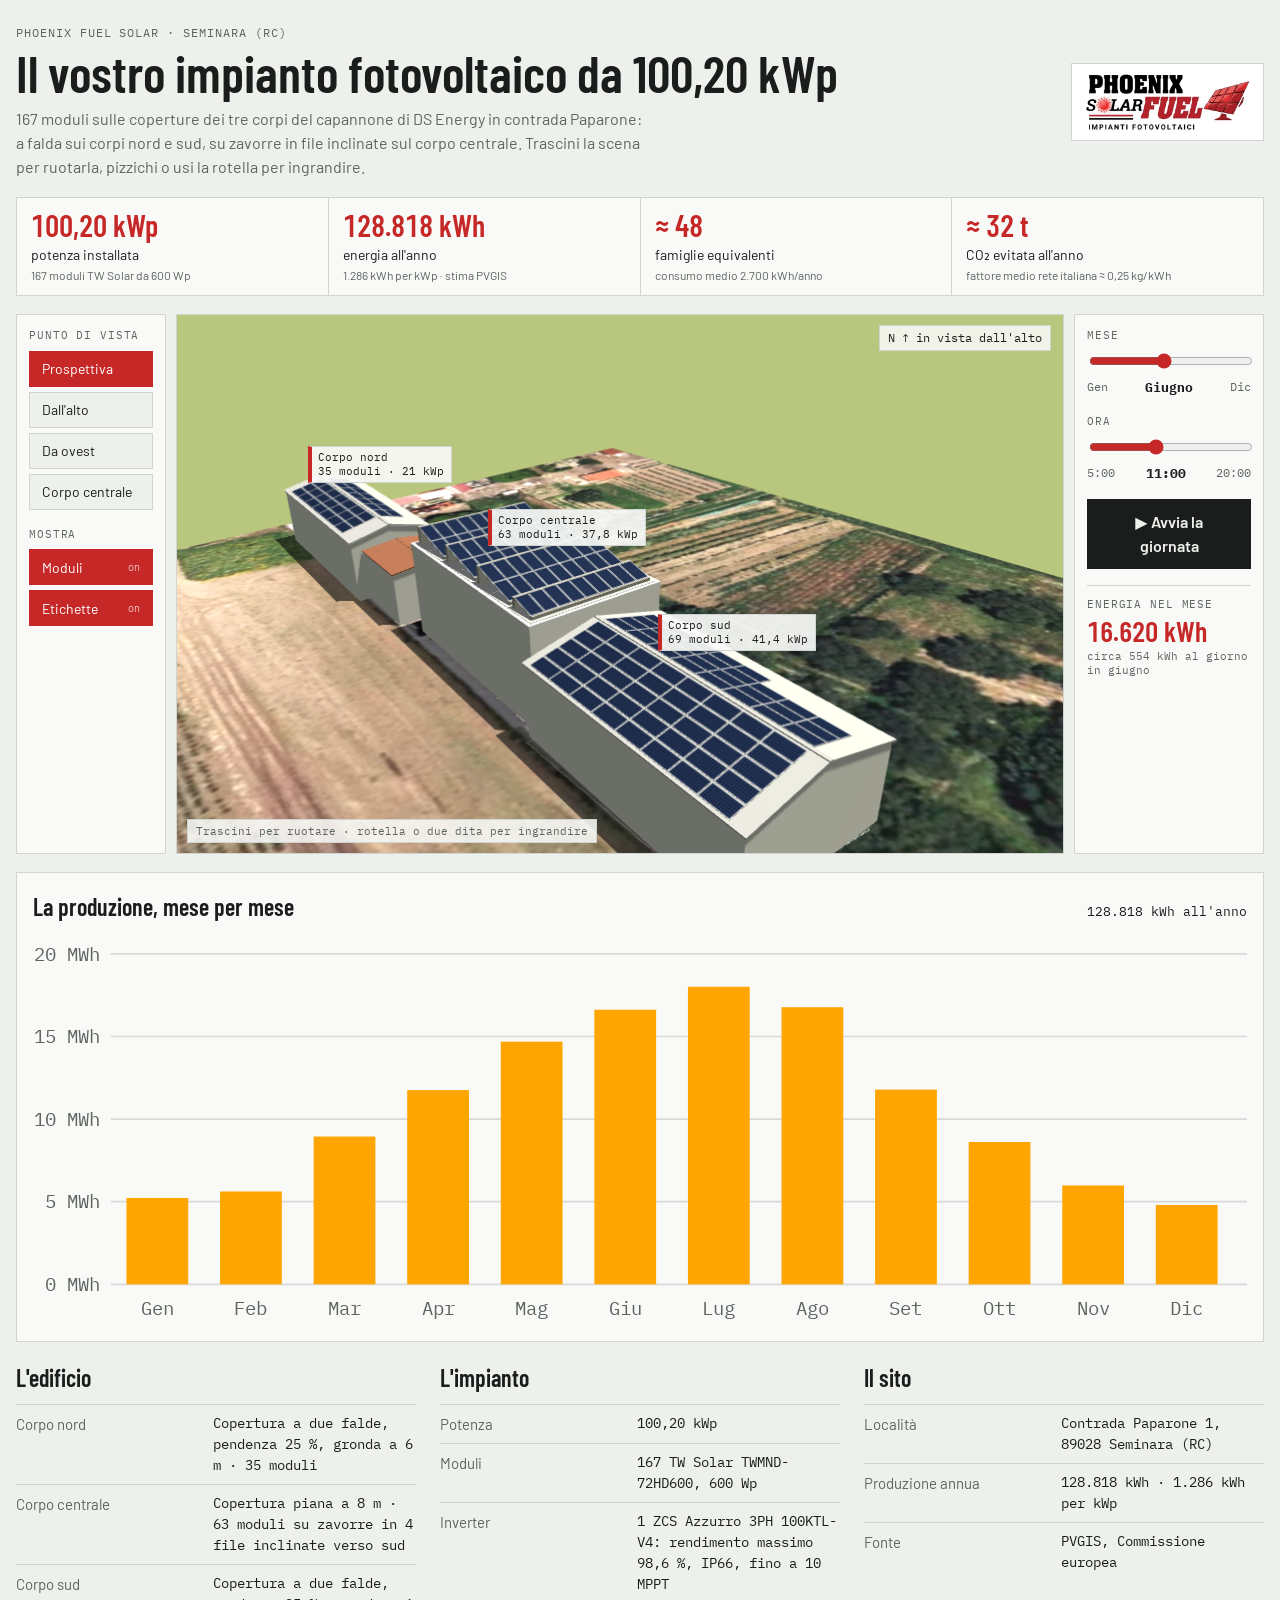
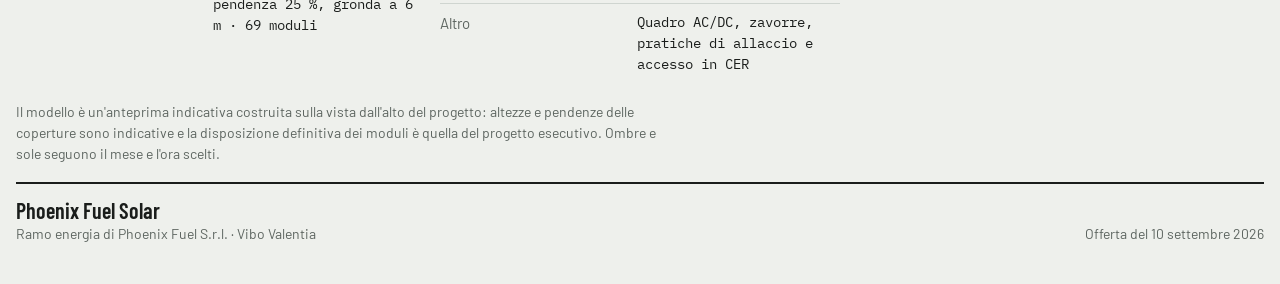
<file: fv-vetrina-ds.html>
<!doctype html>
<html lang="it" data-mode="interno" data-stamp=""><head><meta charset="utf-8"><meta name="viewport" content="width=device-width,initial-scale=1,viewport-fit=cover">
<title>Impianto fotovoltaico DS Energy · Seminara</title>
<link rel="preconnect" href="https://fonts.googleapis.com">
<link rel="preconnect" href="https://fonts.gstatic.com" crossorigin>
<link rel="stylesheet" href="https://fonts.googleapis.com/css2?family=Barlow+Condensed:wght@500;600&family=Barlow:wght@400;500;600&family=IBM+Plex+Mono:wght@400;500&display=swap">
<style>
:root{--bg:#eef0ec;--surface:#f9faf8;--fg:#1a1d1b;--muted:#5d6560;--line:#cfd5d0;--accent:#c62828;--accent-fg:#fff;--sky-top:#cfe1ec;--sky-bottom:#eef1ea;
--font-display:"Barlow Condensed","Arial Narrow",sans-serif;--font-body:"Barlow",system-ui,sans-serif;--font-data:"IBM Plex Mono",ui-monospace,monospace}
@media (prefers-color-scheme:dark){:root:not([data-theme="light"]){--bg:#111413;--surface:#181c1a;--fg:#e8ece9;--muted:#9aa49e;--line:#2c3430;--accent:#ef5350;--accent-fg:#160606;--sky-top:#16222b;--sky-bottom:#1c2622;color-scheme:dark}}
:root[data-theme="dark"]{--bg:#111413;--surface:#181c1a;--fg:#e8ece9;--muted:#9aa49e;--line:#2c3430;--accent:#ef5350;--accent-fg:#160606;--sky-top:#16222b;--sky-bottom:#1c2622;color-scheme:dark}
*{box-sizing:border-box}
body{margin:0;background:var(--bg);color:var(--fg);font-family:var(--font-body);font-size:16px;line-height:1.5;padding-block:24px 40px;padding-left:max(16px,env(safe-area-inset-left,0px));padding-right:max(16px,env(safe-area-inset-right,0px))}
.wrap{max-width:1360px;margin:0 auto;display:flex;flex-direction:column;gap:18px}
.top{display:flex;flex-wrap:wrap;gap:12px 24px;align-items:center;justify-content:space-between}
.brand{display:inline-block;background:#fff;padding:8px 12px;border:1px solid var(--line)}.brand img{display:block;height:60px;width:auto}
.kicker{font-family:var(--font-data);font-size:12px;letter-spacing:.08em;text-transform:uppercase;color:var(--muted);margin:0}
h1{font-family:var(--font-display);font-weight:600;font-size:clamp(32px,5.5vw,52px);line-height:1.02;margin:4px 0 8px;text-wrap:balance}
.lede{color:var(--muted);max-width:70ch;margin:0}
h2{font-family:var(--font-display);font-weight:600;font-size:24px;margin:0}
.kpis{display:grid;grid-template-columns:repeat(4,minmax(0,1fr));gap:1px;background:var(--line);border:1px solid var(--line)}
.kpi{background:var(--surface);padding:12px 14px}
.kpi b{display:block;font-family:var(--font-display);font-weight:600;font-size:30px;line-height:1.05;color:var(--accent);font-variant-numeric:tabular-nums}
.kpi span{font-size:14px}.kpi small{display:block;color:var(--muted);font-size:12px;line-height:1.3;margin-top:2px}
.lay{display:grid;grid-template-columns:150px minmax(0,1fr) 190px;gap:10px;align-items:stretch}
.stage{position:relative;min-width:0;min-height:540px;border:1px solid var(--line);background:linear-gradient(var(--sky-top),var(--sky-bottom));overflow:hidden;touch-action:none}
#gl{position:absolute;inset:0;width:100%;height:100%;display:block}
#labels{position:absolute;inset:0;pointer-events:none}
.tag{position:absolute;left:0;top:0;white-space:pre-line;font-family:var(--font-data);font-size:11px;line-height:1.3;padding:3px 7px 3px 6px;background:color-mix(in srgb,var(--surface) 92%,transparent);border:1px solid var(--line);border-left:4px solid var(--accent);color:var(--fg);will-change:transform}
.hint{position:absolute;left:10px;bottom:10px;font-family:var(--font-data);font-size:11px;color:var(--muted);background:color-mix(in srgb,var(--surface) 88%,transparent);border:1px solid var(--line);padding:3px 8px;pointer-events:none}
.nord{position:absolute;right:12px;top:10px;font-family:var(--font-data);font-size:12px;color:var(--fg);background:color-mix(in srgb,var(--surface) 88%,transparent);border:1px solid var(--line);padding:3px 8px;pointer-events:none}
.nogl{position:absolute;inset:0;display:grid;place-items:center;padding:24px;text-align:center;color:var(--muted)}
.side{background:var(--surface);border:1px solid var(--line);padding:12px;display:flex;flex-direction:column;gap:16px;min-width:0}
.group{display:flex;flex-direction:column;gap:7px;min-width:0}
.lbl{font-family:var(--font-data);font-size:11px;letter-spacing:.08em;text-transform:uppercase;color:var(--muted)}
.col{display:flex;flex-direction:column;gap:5px}.col .btn{text-align:left;width:100%}
.btn{font:inherit;font-size:14px;padding:6px 12px;min-height:36px;background:var(--bg);color:var(--fg);border:1px solid var(--line);cursor:pointer}
.btn:hover{border-color:var(--accent)}.btn[aria-pressed="true"]{background:var(--accent);color:var(--accent-fg);border-color:var(--accent)}
.btn.tg{display:flex;justify-content:space-between;align-items:center;gap:6px}.btn.tg::after{content:'off';font-size:11px;opacity:.75}.btn.tg[aria-pressed="true"]::after{content:'on'}
.btn.big{font-size:16px;font-weight:600;padding:10px 18px;background:var(--fg);color:var(--bg);border-color:var(--fg)}
.side input[type=range]{width:100%;accent-color:var(--accent)}
.sval{display:flex;justify-content:space-between;font-family:var(--font-data);font-size:12px;color:var(--muted)}.sval b{color:var(--fg);font-size:13px}
.mini{border-top:1px solid var(--line);padding-top:10px;display:flex;flex-direction:column;gap:4px}.mini b{font-family:var(--font-display);font-weight:600;font-size:28px;line-height:1;color:var(--accent);font-variant-numeric:tabular-nums}.mini small{font-family:var(--font-data);font-size:11px;color:var(--muted);line-height:1.35}
.panel{background:var(--surface);border:1px solid var(--line);padding:16px;display:flex;flex-direction:column;gap:12px}
.dayhead{display:flex;flex-wrap:wrap;gap:8px 20px;justify-content:space-between;align-items:baseline}
.readout{margin:0;font-family:var(--font-data);font-size:13px}
svg text{font-family:var(--font-data);font-size:11px;fill:var(--muted)}
#ychart{display:block;width:100%}
.specs{display:grid;grid-template-columns:repeat(auto-fit,minmax(290px,1fr));gap:24px}.specs section{min-width:0}.specs h2{margin-bottom:8px}dl{margin:0}
.row{display:grid;grid-template-columns:minmax(0,1fr) minmax(0,1.1fr);gap:12px;padding:8px 0;border-top:1px solid var(--line);font-size:15px}
.row dt{color:var(--muted)}.row dd{margin:0;font-family:var(--font-data);font-size:14px}
.notes{font-size:14px;color:var(--muted);max-width:82ch;margin:0}
.contact{border-top:2px solid var(--fg);padding-top:14px;display:flex;flex-wrap:wrap;gap:6px 32px;justify-content:space-between;align-items:flex-end}
.contact p{margin:0}.contact .name{font-family:var(--font-display);font-weight:600;font-size:22px;line-height:1.1}.contact .role{color:var(--muted);font-size:14px}
@media (max-width:900px){.lay{grid-template-columns:130px minmax(0,1fr) 165px}.side{padding:10px}.col .btn,.btn.tg{font-size:13px;padding:6px 8px}}
@media (max-width:700px){.kpis{grid-template-columns:repeat(2,minmax(0,1fr))}.kpi b{font-size:23px}.row{grid-template-columns:1fr;gap:2px}.brand img{height:46px}}
@media (max-width:640px){.stage{min-height:380px}.lay{grid-template-columns:1fr}.stage{order:-1}.col{flex-direction:row;flex-wrap:wrap}.col .btn,.btn.tg{width:auto}}
</style></head><body>
<div class="wrap">
  <header class="top">
    <div>
      <p class="kicker">Phoenix Fuel Solar · Seminara (RC)</p>
      <h1>Il vostro impianto fotovoltaico da 100,20 kWp</h1>
      <p class="lede">167 moduli sulle coperture dei tre corpi del capannone di DS Energy in contrada Paparone: a falda sui corpi nord e sud, su zavorre in file inclinate sul corpo centrale. Trascini la scena per ruotarla, pizzichi o usi la rotella per ingrandire.</p>
    </div>
    <span class="brand"><img alt="Phoenix Fuel Solar · Impianti fotovoltaici" src="[data-uri]"></span>
  </header>

  <div class="kpis">
    <div class="kpi"><b>100,20 kWp</b><span>potenza installata</span><small>167 moduli TW Solar da 600 Wp</small></div>
    <div class="kpi"><b>128.818 kWh</b><span>energia all'anno</span><small>1.286 kWh per kWp · stima PVGIS</small></div>
    <div class="kpi"><b>≈ 48</b><span>famiglie equivalenti</span><small>consumo medio 2.700 kWh/anno</small></div>
    <div class="kpi"><b>≈ 32 t</b><span>CO₂ evitata all'anno</span><small>fattore medio rete italiana ≈ 0,25 kg/kWh</small></div>
  </div>

  <div class="lay">
  <aside class="side">
    <div class="group"><span class="lbl">Punto di vista</span>
      <div class="col" id="views">
        <button class="btn" data-view="persp" aria-pressed="true">Prospettiva</button>
        <button class="btn" data-view="top" aria-pressed="false">Dall'alto</button>
        <button class="btn" data-view="ovest" aria-pressed="false">Da ovest</button>
        <button class="btn" data-view="centro" aria-pressed="false">Corpo centrale</button>
      </div></div>
    <div class="group"><span class="lbl">Mostra</span>
      <div class="col">
        <button class="btn tg" id="tMod" aria-pressed="true">Moduli</button>
        <button class="btn tg" id="tLab" aria-pressed="true">Etichette</button>
      </div></div>
  </aside>
  <div class="stage" id="stage">
    <canvas id="gl" aria-label="Modello tridimensionale dell'impianto fotovoltaico sul capannone"></canvas>
    <div id="labels"></div>
    <div class="nord">N ↑ in vista dall'alto</div>
    <div class="hint">Trascini per ruotare · rotella o due dita per ingrandire</div>
  </div>
  <aside class="side">
    <div class="group"><span class="lbl">Mese</span><input type="range" id="month" min="0" max="11" step="1" value="5" aria-label="Mese"><div class="sval"><span>Gen</span><b id="monthV">Giugno</b><span>Dic</span></div></div>
    <div class="group"><span class="lbl">Ora</span><input type="range" id="hour" min="5" max="20" step="0.25" value="11" aria-label="Ora solare"><div class="sval"><span>5:00</span><b id="clock">11:00</b><span>20:00</span></div></div>
    <button class="btn big" id="play" aria-pressed="false">▶ Avvia la giornata</button>
    <div class="mini"><span class="lbl">Energia nel mese</span><b id="miniM">-</b><small id="miniD"></small></div>
  </aside>
  </div>

  <section class="panel">
    <div class="dayhead"><h2>La produzione, mese per mese</h2><p class="readout">128.818 kWh all'anno</p></div>
    <svg id="ychart" viewBox="0 0 720 230" role="img" aria-label="Produzione mensile stimata"></svg>
  </section>

  <div class="specs">
    <section><h2>L'edificio</h2><dl>
      <div class="row"><dt>Corpo nord</dt><dd>Copertura a due falde, pendenza 25 %, gronda a 6 m · 35 moduli</dd></div>
      <div class="row"><dt>Corpo centrale</dt><dd>Copertura piana a 8 m · 63 moduli su zavorre in 4 file inclinate verso sud</dd></div>
      <div class="row"><dt>Corpo sud</dt><dd>Copertura a due falde, pendenza 25 %, gronda a 6 m · 69 moduli</dd></div>
    </dl></section>
    <section><h2>L'impianto</h2><dl>
      <div class="row"><dt>Potenza</dt><dd>100,20 kWp</dd></div>
      <div class="row"><dt>Moduli</dt><dd>167 TW Solar TWMND-72HD600, 600 Wp</dd></div>
      <div class="row"><dt>Inverter</dt><dd>1 ZCS Azzurro 3PH 100KTL-V4: rendimento massimo 98,6 %, IP66, fino a 10 MPPT</dd></div>
      <div class="row"><dt>Altro</dt><dd>Quadro AC/DC, zavorre, pratiche di allaccio e accesso in CER</dd></div>
    </dl></section>
    <section><h2>Il sito</h2><dl>
      <div class="row"><dt>Località</dt><dd>Contrada Paparone 1, 89028 Seminara (RC)</dd></div>
      <div class="row"><dt>Produzione annua</dt><dd>128.818 kWh · 1.286 kWh per kWp</dd></div>
      <div class="row"><dt>Fonte</dt><dd>PVGIS, Commissione europea</dd></div>
    </dl></section>
  </div>

  <p class="notes">Il modello è un'anteprima indicativa costruita sulla vista dall'alto del progetto: altezze e pendenze delle coperture sono indicative e la disposizione definitiva dei moduli è quella del progetto esecutivo. Ombre e sole seguono il mese e l'ora scelti.</p>

  <footer class="contact">
    <div><p class="name">Phoenix Fuel Solar</p><p class="role">Ramo energia di Phoenix Fuel S.r.l. · Vibo Valentia</p></div>
    <div><p class="role" id="stampP">Offerta del 10 settembre 2026</p></div>
  </footer>
</div>

<script src="lib/three.min.js"></script>
<script src="lib/OrbitControls.js"></script>
<script>
(function(){
var TERRENO='[data-uri]';
var MPX=0.085, IMG=1000;                                      // metri per pixel della vista dall'alto
var MESI=['Gennaio','Febbraio','Marzo','Aprile','Maggio','Giugno','Luglio','Agosto','Settembre','Ottobre','Novembre','Dicembre'];
var PROD=[5228,5620,8944,11755,14686,16620,18010,16771,11785,8612,5983,4805];   // kWh dal grafico del preventivo
var GGM=[31,28,31,30,31,30,31,31,30,31,30,31], LAT=38.45*Math.PI/180;
var MOD={l:2.278,w:1.134,g:0.02};
var ANG=4.1;                                                   // l'asse del capannone e' ruotato di circa 4 gradi
function px(x,y){return [(x-IMG/2)*MPX,(y-IMG/2)*MPX];}
var CORPI=[
  {id:'nord',nome:'Corpo nord',c:px(395,193),w:92*MPX,l:238*MPX,h:6,tipo:'falde',pend:0.25,col:[3,2],righe:[[7,5]],off:[0.4,-0.6],mod:35},
  {id:'mezzo',nome:'Tettoia esistente',c:px(390,355),w:80*MPX,l:80*MPX,h:5,tipo:'ruggine',pend:0.12},
  {id:'centro',nome:'Corpo centrale',c:px(418,535),w:135*MPX,l:221*MPX,h:8,tipo:'zavorre',mod:63},
  {id:'sud',nome:'Corpo sud',c:px(397,766),w:142*MPX,l:236*MPX,h:6,tipo:'falde',pend:0.25,col:[5,4],righe:[[5,9],[3,8]],off:[0.4,-0.3],mod:69}
];
var CLIENT=document.documentElement.getAttribute('data-mode')==='cliente';
if(CLIENT){var st=document.documentElement.getAttribute('data-stamp');if(st)document.getElementById('stampP').textContent='Offerta del 10 settembre 2026 · pagina del '+st;}
function it(n){return Math.round(n).toLocaleString('it-IT');}

// grafico mensile
(function(){var s='',mx=20000,W=720,H=230,ml=46,mb=24,iw=W-ml-8,ih=H-mb-10,bw=iw/12;
  for(var g=0;g<=20000;g+=5000){var y=10+ih-g/mx*ih;s+='<line x1="'+ml+'" x2="'+W+'" y1="'+y+'" y2="'+y+'" stroke="currentColor" stroke-opacity=".15"/><text x="'+(ml-6)+'" y="'+(y+4)+'" text-anchor="end">'+(g/1000)+' MWh</text>';}
  PROD.forEach(function(v,i){var h=v/mx*ih;s+='<rect x="'+(ml+i*bw+bw*.17)+'" y="'+(10+ih-h)+'" width="'+(bw*.66)+'" height="'+h+'" fill="#FFA500"><title>'+MESI[i]+': '+it(v)+' kWh</title></rect><text x="'+(ml+i*bw+bw/2)+'" y="'+(H-6)+'" text-anchor="middle">'+MESI[i].slice(0,3)+'</text>';});
  document.getElementById('ychart').innerHTML=s;})();

var stage=document.getElementById('stage'),canvas=document.getElementById('gl');
var renderer;try{renderer=new THREE.WebGLRenderer({canvas:canvas,antialias:true,alpha:true});}catch(e){var m=document.createElement('div');m.className='nogl';m.textContent='Il modello 3D richiede un browser con supporto WebGL.';stage.appendChild(m);return;}
renderer.shadowMap.enabled=true;renderer.shadowMap.type=THREE.PCFSoftShadowMap;
var scene=new THREE.Scene(),camera=new THREE.PerspectiveCamera(40,1.6,0.5,2000),controls=new THREE.OrbitControls(camera,canvas);
controls.enableDamping=true;controls.maxPolarAngle=Math.PI*0.47;controls.minDistance=8;controls.maxDistance=220;
scene.add(new THREE.HemisphereLight(0xffffff,0x7d8a72,0.6));
var sun=new THREE.DirectionalLight(0xfff3dc,0.85);sun.castShadow=true;sun.shadow.mapSize.set(4096,4096);
var sc=sun.shadow.camera;sc.left=-45;sc.right=45;sc.top=45;sc.bottom=-45;sc.near=1;sc.far=300;sun.shadow.bias=-0.0004;scene.add(sun);scene.add(sun.target);
function V(x,y,z){return new THREE.Vector3(x,y,z);}

// terreno: la vista dall'alto del progetto, in scala
var img=new Image();img.onload=function(){var t=new THREE.Texture(img);t.needsUpdate=true;t.anisotropy=renderer.capabilities.getMaxAnisotropy();terra.material.map=t;terra.material.color.set(0xffffff);terra.material.needsUpdate=true;};img.src=TERRENO;
var terra=new THREE.Mesh(new THREE.PlaneGeometry(IMG*MPX,IMG*MPX),new THREE.MeshLambertMaterial({color:0x8c9a64}));terra.rotation.x=-Math.PI/2;terra.receiveShadow=true;scene.add(terra);
var prato=new THREE.Mesh(new THREE.PlaneGeometry(1200,1200),new THREE.MeshLambertMaterial({color:0x7f8c5e}));prato.rotation.x=-Math.PI/2;prato.position.y=-0.05;scene.add(prato);

var muro=new THREE.MeshStandardMaterial({color:0xeeeeea,roughness:.9}),tetto=new THREE.MeshStandardMaterial({color:0xb7bbbd,roughness:.8,metalness:.1});
var ruggine=new THREE.MeshStandardMaterial({color:0x8a5a44,roughness:.9}),zav=new THREE.MeshLambertMaterial({color:0x9c9c96}),ferro=new THREE.MeshStandardMaterial({color:0xaeb4b8,metalness:.5,roughness:.5});
var cella=(function(){var c=document.createElement('canvas');c.width=128;c.height=256;var g=c.getContext('2d');g.fillStyle='#141f3a';g.fillRect(0,0,128,256);g.strokeStyle='#2b416e';g.lineWidth=2;
  for(var i=1;i<6;i++){g.beginPath();g.moveTo(i*128/6,0);g.lineTo(i*128/6,256);g.stroke();}for(var j=1;j<12;j++){g.beginPath();g.moveTo(0,j*256/12);g.lineTo(128,j*256/12);g.stroke();}
  g.strokeStyle='#c7ced3';g.lineWidth=6;g.strokeRect(3,3,122,250);var t=new THREE.CanvasTexture(c);t.anisotropy=renderer.capabilities.getMaxAnisotropy();return t;})();
var panM=[ferro,ferro,new THREE.MeshStandardMaterial({map:cella,roughness:.45,metalness:.15}),ferro,ferro,ferro];

// prisma: sezione y(u) lungo la larghezza, estruso lungo la lunghezza del corpo
function prisma(w,l,fn,n,mats){var s=new THREE.Shape();s.moveTo(-w/2,0);s.lineTo(w/2,0);for(var i=0;i<=n;i++){var u=w/2-w*i/n;s.lineTo(u,fn(u));}
  var g=new THREE.ExtrudeGeometry(s,{depth:l,bevelEnabled:false});g.translate(0,0,-l/2);var m=new THREE.Mesh(g,mats);m.castShadow=true;m.receiveShadow=true;return m;}

var moduli=new THREE.Group(),labels=[];scene.add(moduli);
var o3=new THREE.Object3D();
CORPI.forEach(function(k){
  var g=new THREE.Group();g.position.set(k.c[0],0,k.c[1]);g.rotation.y=-ANG*Math.PI/180;scene.add(g);
  var mg=new THREE.Group();mg.position.copy(g.position);mg.rotation.copy(g.rotation);moduli.add(mg);
  var top=k.h;
  if(k.tipo==='falde'||k.tipo==='ruggine'){
    var p=k.pend;top=k.h+k.w/2*p;
    g.add(prisma(k.w,k.l,function(u){return k.h+(k.w/2-Math.abs(u))*p;},2,[muro,muro]));
    var tt=Math.atan(p),rm=k.tipo==='ruggine'?ruggine:tetto;
    [-1,1].forEach(function(sg){var f=new THREE.Mesh(new THREE.BoxGeometry(k.w/2/Math.cos(tt)+0.3,0.12,k.l+0.3),rm);f.position.set(sg*k.w/4,k.h+k.w/4*p+0.06,0);f.rotation.z=-sg*tt;f.castShadow=true;f.receiveShadow=true;g.add(f);});
  }else{var b=new THREE.Mesh(new THREE.BoxGeometry(k.w,k.h,k.l),[muro,muro,tetto,muro,muro,muro]);b.position.y=k.h/2;b.castShadow=true;b.receiveShadow=true;g.add(b);
    var bordo=new THREE.Mesh(new THREE.BoxGeometry(k.w+0.1,0.5,k.l+0.1),muro);bordo.position.y=k.h+0.25;g.add(bordo);
    var dentro=new THREE.Mesh(new THREE.BoxGeometry(k.w-0.5,0.52,k.l-0.5),tetto);dentro.position.y=k.h+0.27;dentro.receiveShadow=true;g.add(dentro);}
  if(!k.mod)return;
  var pos=[],a=MOD.w+MOD.g,s=MOD.l+MOD.g;
  if(k.tipo==='falde'){
    var t=Math.atan(k.pend),nr=k.righe.reduce(function(x,r){return x+r[0];},0),L=nr*s,z0=k.off[1]-L/2+s/2,ri=0;
    k.righe.forEach(function(r){
      for(var j=0;j<r[0];j++,ri++){
        var nOv=k.col[0],nEs=Math.min(k.col[1],r[1]-k.col[0]);
        for(var i=0;i<nOv;i++){var d=0.25+a/2+i*a;pos.push({x:-d,y:k.h+(k.w/2-d)*k.pend+0.14,z:z0+ri*s,rz:t});}
        for(var e=0;e<nEs;e++){var d2=0.25+a/2+e*a;pos.push({x:d2,y:k.h+(k.w/2-d2)*k.pend+0.14,z:z0+ri*s,rz:-t});}
      }});
  }else if(k.tipo==='zavorre'){
    var tl=15*Math.PI/180,file=[2,2,2,1],passo=60*MPX,zt=-k.l/2+0.6,base=k.h+0.55;
    file.forEach(function(n,fi){var lr=n*s,zz=zt+fi*passo;
      for(var q=0;q<n;q++){var sd=s/2+q*s;for(var i=0;i<9;i++)pos.push({x:(i-4)*a,y:base+0.25+(lr-sd)*Math.sin(tl),z:zz+sd*Math.cos(tl),rx:tl});}
      [0,lr*Math.cos(tl)].forEach(function(dz,qq){var zb=new THREE.Mesh(new THREE.BoxGeometry(9*a,0.25+(qq?0:lr*Math.sin(tl)),0.3),zav);zb.position.set(0,base+(0.25+(qq?0:lr*Math.sin(tl)))/2,zz+dz);zb.castShadow=true;g.add(zb);});
    });
  }
  var im=new THREE.InstancedMesh(new THREE.BoxGeometry(MOD.w,0.04,MOD.l),panM,pos.length);
  pos.forEach(function(q,i){o3.position.set(q.x,q.y,q.z);o3.rotation.set(q.rx||0,0,q.rz||0);o3.updateMatrix();im.setMatrixAt(i,o3.matrix);});
  im.castShadow=true;im.receiveShadow=true;mg.add(im);
  labels.push({p:V(k.c[0],top+2.5,k.c[1]),t:k.nome+'\n'+pos.length+' moduli · '+(pos.length*0.6).toLocaleString('it-IT',{maximumFractionDigits:1})+' kWp'});
});
var lbBox=document.getElementById('labels');
labels.forEach(function(l){l.el=document.createElement('div');l.el.className='tag';l.el.textContent=l.t;lbBox.appendChild(l.el);});

// sole: posizione dal mese e dall'ora (Seminara, 38,45° N)
var month=document.getElementById('month'),hour=document.getElementById('hour');
function soleAgg(){var m=+month.value,h=+hour.value,n=[17,47,75,105,135,162,198,228,258,288,318,344][m];
  var dec=23.44*Math.PI/180*Math.sin(2*Math.PI*(284+n)/365),H=(h-12)*15*Math.PI/180;
  var alt=Math.asin(Math.sin(LAT)*Math.sin(dec)+Math.cos(LAT)*Math.cos(dec)*Math.cos(H));
  var az=Math.atan2(Math.sin(H),Math.cos(H)*Math.sin(LAT)-Math.tan(dec)*Math.cos(LAT));   // da sud, positivo verso ovest
  var up=Math.max(alt,0.02),d=V(-Math.sin(az)*Math.cos(up),Math.sin(up),Math.cos(az)*Math.cos(up));
  sun.position.copy(d.multiplyScalar(150));sun.target.position.set(0,0,0);sun.intensity=alt>0?0.35+0.6*Math.sin(alt):0.05;
  document.getElementById('monthV').textContent=MESI[m];
  var hh=Math.floor(h),mm=Math.round((h-hh)*60);document.getElementById('clock').textContent=hh+':'+(mm<10?'0':'')+mm;
  document.getElementById('miniM').textContent=it(PROD[m])+' kWh';
  document.getElementById('miniD').textContent='circa '+it(PROD[m]/GGM[m])+' kWh al giorno in '+MESI[m].toLowerCase();}
month.oninput=soleAgg;hour.oninput=soleAgg;soleAgg();
var play=document.getElementById('play'),gira=false;
play.onclick=function(){gira=!gira;play.setAttribute('aria-pressed',gira);play.textContent=gira?'❚❚ Ferma':'▶ Avvia la giornata';};

// punti di vista
var VISTE={persp:[[-38,32,48],[2,4,4]],top:[[2,118,4.05],[2,0,4]],ovest:[[-62,16,6],[0,5,4]],centro:[[-26,24,24],[3,8,3]]};
var anim=null;
function vai(k){var v=VISTE[k];anim={t:0,p0:camera.position.clone(),q0:controls.target.clone(),p1:V(v[0][0],v[0][1],v[0][2]),q1:V(v[1][0],v[1][1],v[1][2])};
  document.querySelectorAll('#views .btn').forEach(function(b){b.setAttribute('aria-pressed',b.getAttribute('data-view')===k);});}
document.querySelectorAll('#views .btn').forEach(function(b){b.onclick=function(){vai(b.getAttribute('data-view'));};});
camera.position.set(VISTE.persp[0][0],VISTE.persp[0][1],VISTE.persp[0][2]);controls.target.set(2,4,4);
function tg(id,fn){var b=document.getElementById(id);b.onclick=function(){var on=b.getAttribute('aria-pressed')!=='true';b.setAttribute('aria-pressed',on);fn(on);};}
tg('tMod',function(on){moduli.visible=on;});tg('tLab',function(on){lbBox.style.display=on?'':'none';});

function dim(){var r=stage.getBoundingClientRect();renderer.setPixelRatio(Math.min(devicePixelRatio,2));renderer.setSize(r.width,r.height,false);camera.aspect=r.width/r.height;camera.updateProjectionMatrix();}
window.addEventListener('resize',dim);dim();
var v3=new THREE.Vector3(),last=performance.now();
(function loop(now){requestAnimationFrame(loop);var dt=Math.min(0.05,(now-last)/1000);last=now;
  if(gira){var h=+hour.value+dt*1.2;if(h>20)h=5;hour.value=h;soleAgg();}
  if(anim){anim.t=Math.min(1,anim.t+dt*1.4);var e=anim.t<.5?2*anim.t*anim.t:1-Math.pow(-2*anim.t+2,2)/2;camera.position.lerpVectors(anim.p0,anim.p1,e);controls.target.lerpVectors(anim.q0,anim.q1,e);if(anim.t>=1)anim=null;}
  controls.update();renderer.render(scene,camera);
  var r=stage.getBoundingClientRect();
  labels.forEach(function(l){v3.copy(l.p).project(camera);var vis=v3.z<1&&Math.abs(v3.x)<1.1&&Math.abs(v3.y)<1.1;l.el.style.display=vis?'':'none';if(vis)l.el.style.transform='translate('+Math.round((v3.x+1)/2*r.width-40)+'px,'+Math.round((1-v3.y)/2*r.height-30)+'px)';});
})(performance.now());
})();
</script></body></html>
</file>
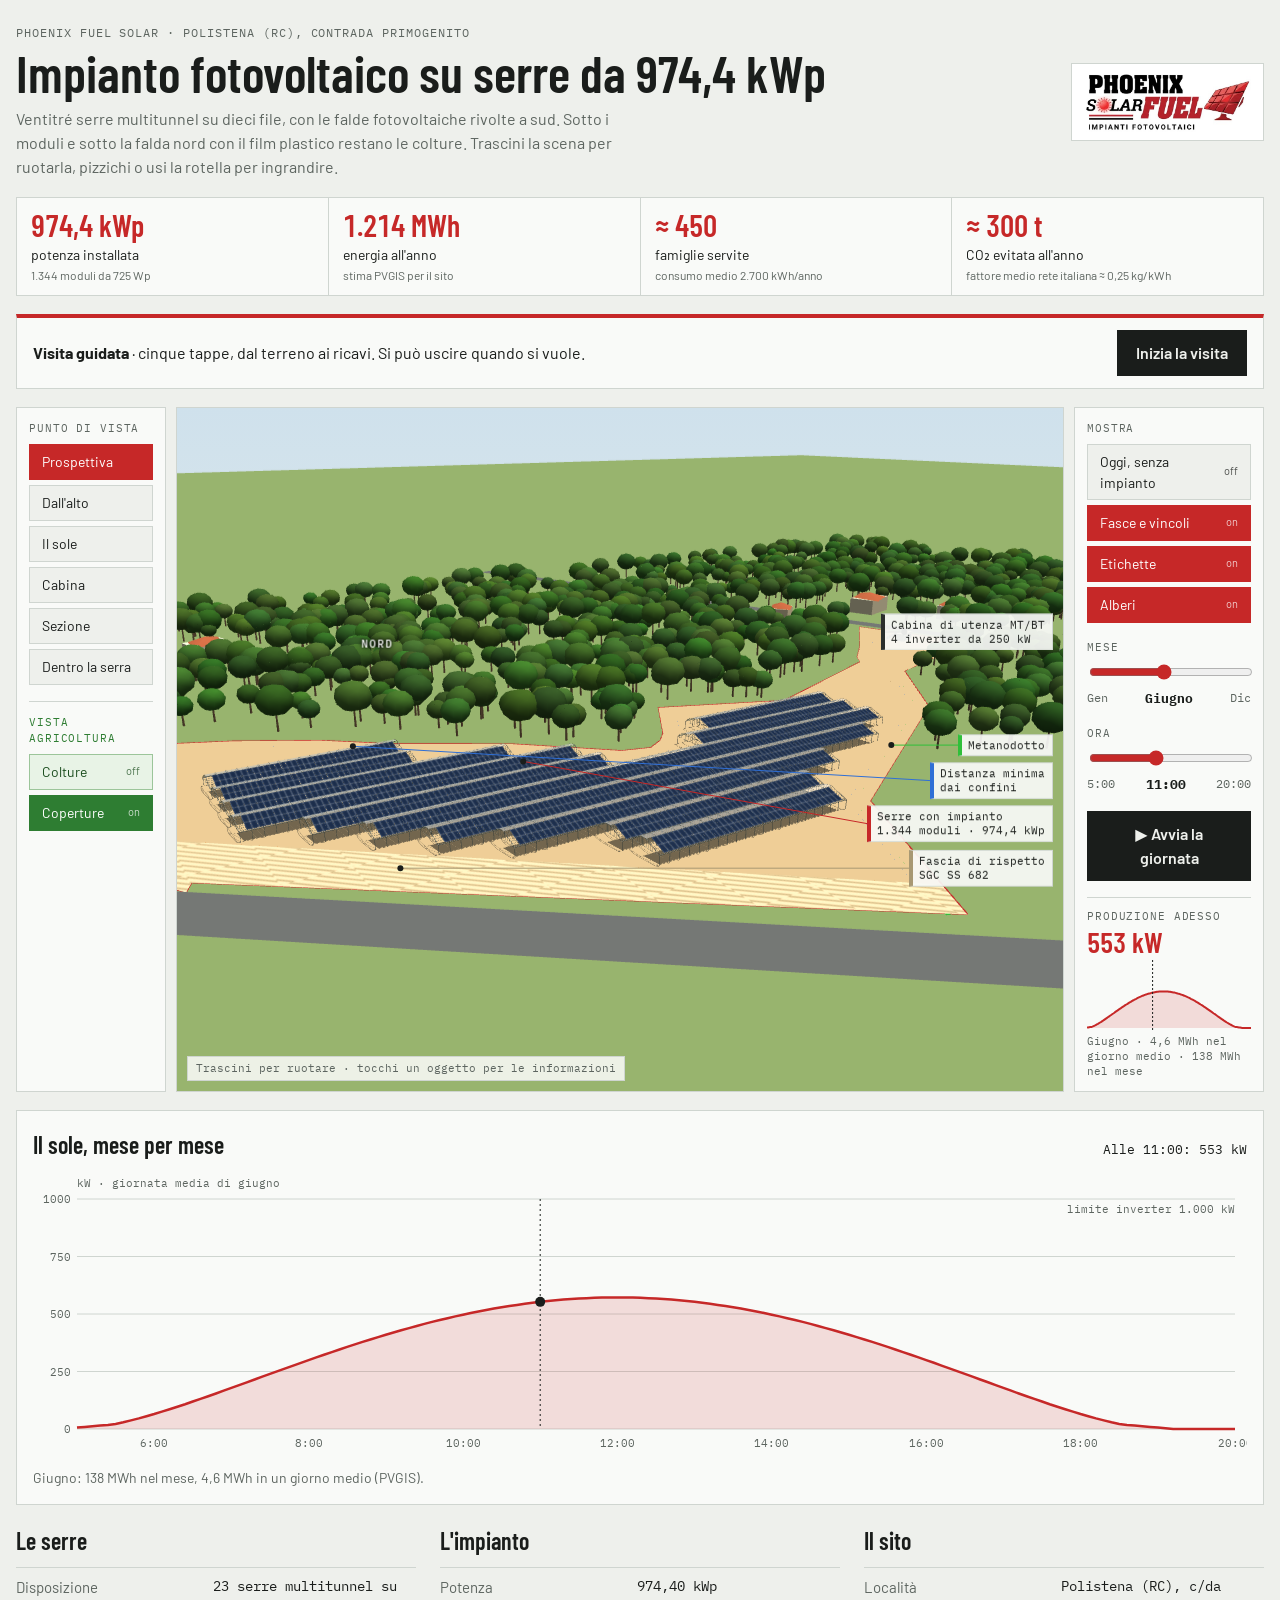
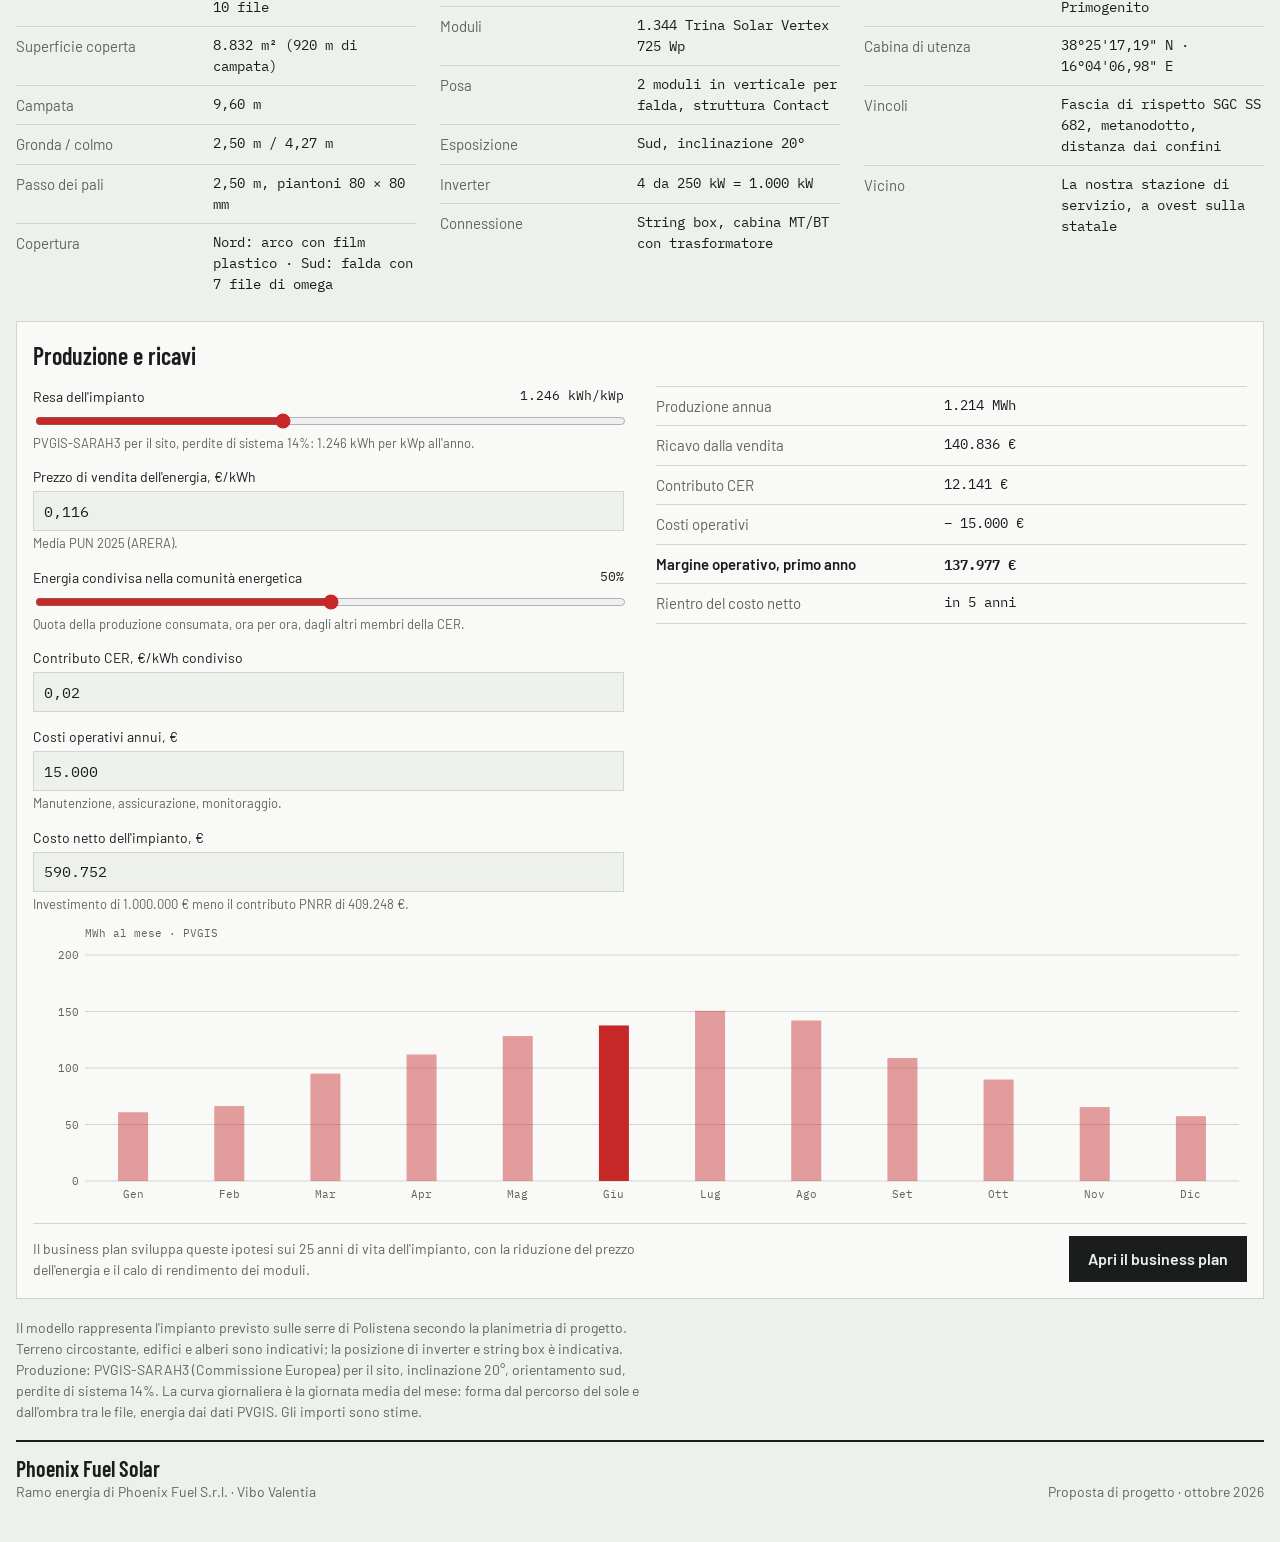
<file: fv-vetrina-polistena.html>
<!doctype html>
<html lang="it" data-mode="interno" data-stamp=""><head><meta charset="utf-8"><meta name="viewport" content="width=device-width,initial-scale=1,viewport-fit=cover">
<title>Serre Fotovoltaiche Polistena</title>
<link rel="preconnect" href="https://fonts.googleapis.com">
<link rel="preconnect" href="https://fonts.gstatic.com" crossorigin>
<link rel="stylesheet" href="https://fonts.googleapis.com/css2?family=Barlow+Condensed:wght@500;600&family=Barlow:wght@400;500;600&family=IBM+Plex+Mono:wght@400;500&display=swap">
<style>
:root{--bg:#eef0ec;--surface:#f9faf8;--fg:#1a1d1b;--muted:#5d6560;--line:#cfd5d0;--accent:#c62828;--accent-fg:#fff;--sky-top:#cfe1ec;--sky-bottom:#eef1ea;
--font-display:"Barlow Condensed","Arial Narrow",sans-serif;--font-body:"Barlow",system-ui,sans-serif;--font-data:"IBM Plex Mono",ui-monospace,monospace}
@media (prefers-color-scheme:dark){:root:not([data-theme="light"]){--bg:#111413;--surface:#181c1a;--fg:#e8ece9;--muted:#9aa49e;--line:#2c3430;--accent:#ef5350;--accent-fg:#160606;--sky-top:#16222b;--sky-bottom:#1c2622;color-scheme:dark}}
:root[data-theme="dark"]{--bg:#111413;--surface:#181c1a;--fg:#e8ece9;--muted:#9aa49e;--line:#2c3430;--accent:#ef5350;--accent-fg:#160606;--sky-top:#16222b;--sky-bottom:#1c2622;color-scheme:dark}
*{box-sizing:border-box}
body{margin:0;background:var(--bg);color:var(--fg);font-family:var(--font-body);font-size:16px;line-height:1.5;padding-block:24px 40px;padding-left:max(16px,env(safe-area-inset-left,0px));padding-right:max(16px,env(safe-area-inset-right,0px))}
body.modal-open{overflow:hidden}
.wrap{max-width:1360px;margin:0 auto;display:flex;flex-direction:column;gap:18px}
.top{display:flex;flex-wrap:wrap;gap:12px 24px;align-items:center;justify-content:space-between}
.brand{display:inline-block;background:#fff;padding:8px 12px;border:1px solid var(--line)}
.brand img{display:block;height:60px;width:auto}
.kicker{font-family:var(--font-data);font-size:12px;letter-spacing:.08em;text-transform:uppercase;color:var(--muted);margin:0}
h1{font-family:var(--font-display);font-weight:600;font-size:clamp(32px,5.5vw,52px);line-height:1.02;margin:4px 0 8px;text-wrap:balance}
.lede{color:var(--muted);max-width:70ch;margin:0}
h2{font-family:var(--font-display);font-weight:600;font-size:24px;margin:0}
.kpis{display:grid;grid-template-columns:repeat(4,minmax(0,1fr));gap:1px;background:var(--line);border:1px solid var(--line)}
.kpi{background:var(--surface);padding:12px 14px}
.kpi b{display:block;font-family:var(--font-display);font-weight:600;font-size:30px;line-height:1.05;color:var(--accent);font-variant-numeric:tabular-nums}
.kpi span{font-size:14px}.kpi small{display:block;color:var(--muted);font-size:12px;line-height:1.3;margin-top:2px}
.stage{position:relative;aspect-ratio:16/9;min-height:320px;border:1px solid var(--line);background:linear-gradient(var(--sky-top),var(--sky-bottom));overflow:hidden;touch-action:none}
#gl{position:absolute;inset:0;width:100%;height:100%;display:block}
#labels{position:absolute;inset:0;pointer-events:none}
.leaders{position:absolute;inset:0;width:100%;height:100%;overflow:visible}
.leaders line{stroke:var(--muted);stroke-width:1}.leaders circle{fill:var(--fg)}
.tag{position:absolute;left:0;top:0;white-space:pre-line;font-family:var(--font-data);font-size:11px;line-height:1.3;padding:3px 7px 3px 6px;background:color-mix(in srgb,var(--surface) 92%,transparent);border:1px solid var(--line);color:var(--fg);will-change:transform}
.tag.dot{border-left:4px solid var(--dot,var(--accent))}
.tag.mute{background:transparent;border-color:transparent;color:#fff;letter-spacing:.12em;text-transform:uppercase;font-weight:500;text-shadow:0 0 3px #000,0 0 6px #000}
.hint{position:absolute;left:10px;bottom:10px;font-family:var(--font-data);font-size:11px;color:var(--muted);background:color-mix(in srgb,var(--surface) 88%,transparent);border:1px solid var(--line);padding:3px 8px;pointer-events:none}
.card{position:absolute;left:10px;top:10px;max-width:min(300px,calc(100% - 20px));background:var(--surface);border:1px solid var(--line);border-left:4px solid var(--accent);padding:10px 12px 12px;font-size:14px;line-height:1.4;box-shadow:0 4px 16px rgba(0,0,0,.18)}
.card[hidden]{display:none}.card h3{font-family:var(--font-display);font-weight:600;font-size:20px;margin:0 28px 4px 0}.card p{margin:0;color:var(--muted)}.card dl{margin:6px 0 0}.card .row{padding:4px 0;font-size:13px}.card .x{position:absolute;right:4px;top:4px;min-height:28px;padding:2px 8px}
.nogl{position:absolute;inset:0;display:grid;place-items:center;padding:24px;text-align:center;color:var(--muted)}
.lay{display:grid;grid-template-columns:150px minmax(0,1fr) 190px;gap:10px;align-items:stretch}
.side{background:var(--surface);border:1px solid var(--line);padding:12px;display:flex;flex-direction:column;gap:16px;min-width:0}
.col{display:flex;flex-direction:column;gap:5px}.col .btn{text-align:left;width:100%}
.btn.tg{display:flex;justify-content:space-between;align-items:center;gap:6px;text-align:left}.btn.tg::after{content:'off';font-size:11px;opacity:.75}.btn.tg[aria-pressed="true"]::after{content:'on'}
.side input[type=range]{width:100%;accent-color:var(--accent)}
.sval{display:flex;justify-content:space-between;font-family:var(--font-data);font-size:12px;color:var(--muted)}.sval b{color:var(--fg);font-size:13px}
#play{width:100%}
.agri{--agri:#2e7d32;--agri-bg:#e8f3e6;border-top:1px solid var(--line);padding-top:12px}.agri .lbl{color:var(--agri)}
.agri .btn{background:var(--agri-bg);border-color:#9cc59a;color:#1b4d1e}.agri .btn[aria-pressed="true"]{background:var(--agri);border-color:var(--agri);color:#fff}
@media (prefers-color-scheme:dark){:root:not([data-theme="light"]) .agri .btn:not([aria-pressed="true"]){background:#1c2a1d;color:#cfe8cc;border-color:#355a36}}
.lay>.stage{min-width:0;aspect-ratio:auto;min-height:540px;height:auto}
.mini{border-top:1px solid var(--line);padding-top:10px;display:flex;flex-direction:column;gap:4px}.mini b{font-family:var(--font-display);font-weight:600;font-size:28px;line-height:1;color:var(--accent);font-variant-numeric:tabular-nums}.mini svg{width:100%;height:70px;display:block}.mini small{font-family:var(--font-data);font-size:11px;color:var(--muted);line-height:1.35}
.toolbar{display:grid;grid-template-columns:repeat(auto-fit,minmax(250px,1fr));gap:14px 26px;padding:14px 16px;background:var(--surface);border:1px solid var(--line)}
.group{display:flex;flex-direction:column;gap:7px;min-width:0}
.lbl{font-family:var(--font-data);font-size:11px;letter-spacing:.08em;text-transform:uppercase;color:var(--muted)}
.seg{display:flex;flex-wrap:wrap;gap:6px}
.btn{font:inherit;font-size:14px;padding:6px 12px;min-height:36px;background:var(--bg);color:var(--fg);border:1px solid var(--line);cursor:pointer}
.btn:hover{border-color:var(--accent)}.btn[aria-pressed="true"]{background:var(--accent);color:var(--accent-fg);border-color:var(--accent)}
.btn.big{font-size:16px;font-weight:600;padding:10px 18px;background:var(--fg);color:var(--bg);border-color:var(--fg)}
.btn:focus-visible,input:focus-visible{outline:2px solid var(--accent);outline-offset:2px}
.panel{background:var(--surface);border:1px solid var(--line);padding:16px;display:flex;flex-direction:column;gap:12px}
.dayhead{display:flex;flex-wrap:wrap;gap:8px 20px;justify-content:space-between;align-items:baseline}
.ctl{display:grid;grid-template-columns:auto 1fr auto;gap:8px 12px;align-items:center}
.ctl input[type=range]{width:100%;accent-color:var(--accent)}
.ctl .val{font-family:var(--font-data);font-size:14px;min-width:6.5em;text-align:right;font-variant-numeric:tabular-nums}
.chartbox{width:100%;min-width:0}
#chart{display:block;width:100%;touch-action:pan-y;cursor:ew-resize}
svg text{font-family:var(--font-data);font-size:11px;fill:var(--muted)}
.readout{margin:0;font-family:var(--font-data);font-size:13px;font-variant-numeric:tabular-nums}
.specs{display:grid;grid-template-columns:repeat(auto-fit,minmax(290px,1fr));gap:24px}
.specs section{min-width:0}.specs h2{margin-bottom:8px}dl{margin:0}
.row{display:grid;grid-template-columns:minmax(0,1fr) minmax(0,1.1fr);gap:12px;padding:8px 0;border-top:1px solid var(--line);font-size:15px}
.row dt{color:var(--muted)}.row dd{margin:0;font-family:var(--font-data);font-size:14px;font-variant-numeric:tabular-nums}
.ycols{display:grid;grid-template-columns:repeat(auto-fit,minmax(280px,1fr));gap:20px 32px}
.inputs{display:flex;flex-direction:column;gap:14px;min-width:0}
.field{display:flex;flex-direction:column;gap:4px;min-width:0}
.field label{font-size:14px;display:flex;justify-content:space-between;gap:10px}
.field output{font-family:var(--font-data);font-size:13px}
.field small{color:var(--muted);font-size:13px;line-height:1.35}
.field input[type=text]{font-family:var(--font-data);font-size:15px;min-height:40px;padding:6px 10px;background:var(--bg);color:var(--fg);border:1px solid var(--line);width:100%}
.field input[type=range]{accent-color:var(--accent);width:100%}
.results .row:last-child{border-bottom:1px solid var(--line)}
.results .row.key dt,.results .row.key dd{font-weight:600;color:var(--fg)}
.bpbar{display:flex;flex-wrap:wrap;gap:10px 18px;align-items:center;justify-content:space-between;border-top:1px solid var(--line);padding-top:12px}
.notes{font-size:14px;color:var(--muted);max-width:82ch;margin:0}
.contact{border-top:2px solid var(--fg);padding-top:14px;display:flex;flex-wrap:wrap;gap:6px 32px;justify-content:space-between;align-items:flex-end}
.contact p{margin:0}.contact .name{font-family:var(--font-display);font-weight:600;font-size:22px;line-height:1.1}.contact .role{color:var(--muted);font-size:14px}
.tour{background:var(--surface);border:1px solid var(--line);border-top:4px solid var(--accent);padding:12px 16px;display:flex;flex-direction:column;gap:8px;position:sticky;top:0;z-index:5;box-shadow:0 6px 18px rgba(0,0,0,.1)}
.tour .thead{display:flex;flex-wrap:wrap;gap:8px 16px;align-items:center;justify-content:space-between}
.tour h3{font-family:var(--font-display);font-weight:600;font-size:22px;margin:0}
.tour p{margin:0;max-width:75ch}
.tsteps{display:flex;gap:4px;flex-wrap:wrap}.tsteps button{min-height:30px;font-size:13px;padding:3px 9px}
.tnav{display:flex;justify-content:space-between;gap:10px;flex-wrap:wrap}
.tour.off{position:static;box-shadow:none;flex-direction:row;flex-wrap:wrap;align-items:center;justify-content:space-between}
.tour.off .on{display:none}.tour:not(.off) .offonly{display:none}
html[data-mode="cliente"] .field input[type=range]{display:none}
html[data-mode="cliente"] .field input[type=text]{border:0;background:transparent;padding:0;min-height:0}
html[data-mode="cliente"] .interno{display:none}
/* business plan a tutto schermo */
.modal{position:fixed;inset:0;z-index:50;background:var(--bg);overflow:auto;padding:20px max(16px,env(safe-area-inset-left,0px)) 40px}
.modal[hidden]{display:none}
.modal .inner{max-width:1120px;margin:0 auto;display:flex;flex-direction:column;gap:16px}
.mhead{display:flex;gap:12px;justify-content:space-between;align-items:flex-start;position:sticky;top:-20px;background:var(--bg);padding:8px 0;z-index:2;border-bottom:1px solid var(--line)}
.mhead h2{font-size:clamp(28px,4.5vw,42px);line-height:1.05}
.bpk{display:grid;grid-template-columns:repeat(4,minmax(0,1fr));gap:1px;background:var(--line);border:1px solid var(--line)}
.tablewrap{overflow-x:auto;border:1px solid var(--line);background:var(--surface)}
table{border-collapse:collapse;width:100%;font-size:14px}
th,td{text-align:right;padding:7px 10px;border-top:1px solid var(--line);white-space:nowrap}
th:first-child,td:first-child{text-align:left}
thead th{font-family:var(--font-data);font-size:11px;letter-spacing:.06em;text-transform:uppercase;color:var(--muted);border-top:0}
td{font-family:var(--font-data);font-variant-numeric:tabular-nums}
tr.key td{font-weight:600;background:color-mix(in srgb,var(--accent) 8%,transparent)}
.assume{display:grid;grid-template-columns:repeat(auto-fit,minmax(240px,1fr));gap:6px 24px;font-size:14px;color:var(--muted);margin:0;padding-left:18px}
@media (max-width:900px){.lay{grid-template-columns:130px minmax(0,1fr) 165px}.side{padding:10px}.col .btn,.btn.tg{font-size:13px;padding:6px 8px}}
@media (max-width:640px){.lay>.stage{aspect-ratio:4/5;min-height:380px}.lay{grid-template-columns:1fr}.stage{order:-1}#sideR{order:0}#sideL{order:1}.col{flex-direction:row;flex-wrap:wrap}.col .btn{width:auto}.btn.tg{width:auto}}
@media (max-width:700px){
  .kpis,.bpk{grid-template-columns:repeat(2,minmax(0,1fr))}
  .stage{aspect-ratio:4/5;min-height:380px}
  .row{grid-template-columns:1fr;gap:2px}
  .brand img{height:46px}
  .more{display:none}
  .kpi b{font-size:23px}
  .toolbar{padding:12px}
  .field input[type=range]{display:none}
  .field input[type=text]{border:0;background:transparent;padding:0;min-height:0}
  .field small{display:none}
  .tsteps{display:none}.tour h3{font-size:19px}.tour p{font-size:15px;line-height:1.4}.tour{padding:10px 12px}
}
</style></head><body>
<div class="wrap">
  <header class="top">
    <div>
      <p class="kicker">Phoenix Fuel Solar · Polistena (RC), contrada Primogenito</p>
      <h1>Impianto fotovoltaico su serre da 974,4 kWp</h1>
      <p class="lede">Ventitré serre multitunnel su dieci file, con le falde fotovoltaiche rivolte a sud. Sotto i moduli e sotto la falda nord con il film plastico restano le colture. Trascini la scena per ruotarla, pizzichi o usi la rotella per ingrandire.</p>
    </div>
    <span class="brand"><img alt="Phoenix Fuel Solar · Impianti fotovoltaici" src="[data-uri]"></span>
  </header>

  <div class="kpis">
    <div class="kpi"><b>974,4 kWp</b><span>potenza installata</span><small>1.344 moduli da 725 Wp</small></div>
    <div class="kpi"><b>1.214 MWh</b><span>energia all'anno</span><small>stima PVGIS per il sito</small></div>
    <div class="kpi"><b>≈ 450</b><span>famiglie servite</span><small>consumo medio 2.700 kWh/anno</small></div>
    <div class="kpi"><b>≈ 300 t</b><span>CO₂ evitata all'anno</span><small>fattore medio rete italiana ≈ 0,25 kg/kWh</small></div>
  </div>

  <section class="tour off" id="tour" aria-live="polite">
    <p class="offonly"><b>Visita guidata</b> · cinque tappe, dal terreno ai ricavi. Si può uscire quando si vuole.</p>
    <button class="btn big offonly" id="tourStart">Inizia la visita</button>
    <div class="thead on"><div class="tsteps" id="tsteps"></div><button class="btn" id="tourExit">Esci dalla visita</button></div>
    <h3 class="on" id="tourT"></h3><p class="on" id="tourP"></p>
    <div class="tnav on"><button class="btn" id="tourPrev">Indietro</button><button class="btn big" id="tourNext">Avanti</button></div>
  </section>

  <div class="lay">
  <aside class="side" id="sideL">
    <div class="group"><span class="lbl">Punto di vista</span>
      <div class="col" id="views">
        <button class="btn" data-view="persp" aria-pressed="true">Prospettiva</button>
        <button class="btn" data-view="top" aria-pressed="false">Dall'alto</button>
        <button class="btn" data-view="sun" aria-pressed="false">Il sole</button>
        <button class="btn" data-view="cab" aria-pressed="false">Cabina</button>
        <button class="btn more" data-view="sec" aria-pressed="false">Sezione</button>
        <button class="btn" data-view="in" aria-pressed="false">Dentro la serra</button>
      </div></div>
    <div class="group agri"><span class="lbl">Vista agricoltura</span>
      <div class="col">
        <button class="btn tg" id="tCrops" aria-pressed="false">Colture</button>
        <button class="btn tg" id="tRoof" aria-pressed="true">Coperture</button>
      </div></div>
  </aside>
  <div class="stage" id="stage">
    <canvas id="gl" aria-label="Modello tridimensionale dell'impianto su serre con il terreno e i vincoli"></canvas>
    <div id="labels"></div>
    <div class="hint">Trascini per ruotare · tocchi un oggetto per le informazioni</div>
    <div class="card" id="card" hidden><button class="btn x" id="cardX" aria-label="Chiudi">×</button><h3 id="cardT"></h3><p id="cardP"></p><dl id="cardD"></dl></div>
  </div>

  <aside class="side" id="sideR">
    <div class="group"><span class="lbl">Mostra</span>
      <div class="col">
        <button class="btn tg" id="tPhase" aria-pressed="false">Oggi, senza impianto</button>
        <button class="btn tg" id="tConstr" aria-pressed="true">Fasce e vincoli</button>
        <button class="btn tg" id="tLabels" aria-pressed="true">Etichette</button>
        <button class="btn tg more" id="tTrees" aria-pressed="true">Alberi</button>
      </div></div>
    <div class="group"><span class="lbl">Mese</span><input type="range" id="month" min="0" max="11" step="1" value="5" aria-label="Mese"><div class="sval"><span>Gen</span><b id="monthV">Giugno</b><span>Dic</span></div></div>
    <div class="group"><span class="lbl">Ora</span><input type="range" id="hour" min="5" max="20" step="0.25" value="11" aria-label="Ora solare"><div class="sval"><span>5:00</span><b id="clock">11:00</b><span>20:00</span></div></div>
    <button class="btn big" id="play" aria-pressed="false">▶ Avvia la giornata</button>
    <div class="mini"><span class="lbl">Produzione adesso</span><b id="miniKW">-</b><svg id="mini" viewBox="0 0 160 70" preserveAspectRatio="none" role="img" aria-label="Curva della giornata media"></svg><small id="miniDay"></small></div>
  </aside>
  </div>

  <section class="panel" id="day">
    <div class="dayhead"><h2>Il sole, mese per mese</h2><p class="readout" id="readout"></p></div>
    <div class="chartbox" id="chartbox"><svg id="chart" role="img" aria-label="Potenza dell'impianto nella giornata media del mese"></svg></div>
    <p class="notes" id="sunnote"></p>
  </section>

  <div class="specs">
    <section><h2>Le serre</h2><dl>
      <div class="row"><dt>Disposizione</dt><dd>23 serre multitunnel su 10 file</dd></div>
      <div class="row"><dt>Superficie coperta</dt><dd>8.832 m² (920 m di campata)</dd></div>
      <div class="row"><dt>Campata</dt><dd>9,60 m</dd></div>
      <div class="row"><dt>Gronda / colmo</dt><dd>2,50 m / 4,27 m</dd></div>
      <div class="row more"><dt>Passo dei pali</dt><dd>2,50 m, piantoni 80 × 80 mm</dd></div>
      <div class="row more"><dt>Copertura</dt><dd>Nord: arco con film plastico · Sud: falda con 7 file di omega</dd></div>
    </dl></section>
    <section><h2>L'impianto</h2><dl>
      <div class="row"><dt>Potenza</dt><dd>974,40 kWp</dd></div>
      <div class="row"><dt>Moduli</dt><dd>1.344 Trina Solar Vertex 725 Wp</dd></div>
      <div class="row more"><dt>Posa</dt><dd>2 moduli in verticale per falda, struttura Contact</dd></div>
      <div class="row"><dt>Esposizione</dt><dd>Sud, inclinazione 20°</dd></div>
      <div class="row"><dt>Inverter</dt><dd>4 da 250 kW = 1.000 kW</dd></div>
      <div class="row more"><dt>Connessione</dt><dd>String box, cabina MT/BT con trasformatore</dd></div>
    </dl></section>
    <section class="more"><h2>Il sito</h2><dl>
      <div class="row"><dt>Località</dt><dd>Polistena (RC), c/da Primogenito</dd></div>
      <div class="row"><dt>Cabina di utenza</dt><dd>38°25'17,19" N · 16°04'06,98" E</dd></div>
      <div class="row"><dt>Vincoli</dt><dd>Fascia di rispetto SGC SS 682, metanodotto, distanza dai confini</dd></div>
      <div class="row"><dt>Vicino</dt><dd>La nostra stazione di servizio, a ovest sulla statale</dd></div>
    </dl></section>
  </div>

  <section class="panel" id="yield">
    <h2>Produzione e ricavi</h2>
    <div class="ycols">
      <div class="inputs">
        <div class="field"><label for="inYield">Resa dell'impianto <output id="inYieldV"></output></label><input type="range" id="inYield" min="1100" max="1450" step="2" value="1246"><small>PVGIS-SARAH3 per il sito, perdite di sistema 14%: 1.246 kWh per kWp all'anno.</small></div>
        <div class="field"><label for="inPs">Prezzo di vendita dell'energia, €/kWh</label><input type="text" inputmode="decimal" id="inPs" value="0,116"><small>Media PUN 2025 (ARERA).</small></div>
        <div class="field"><label for="inCer">Energia condivisa nella comunità energetica <output id="inCerV"></output></label><input type="range" id="inCer" min="0" max="100" step="1" value="50"><small>Quota della produzione consumata, ora per ora, dagli altri membri della CER.</small></div>
        <div class="field"><label for="inCerP">Contributo CER, €/kWh condiviso</label><input type="text" inputmode="decimal" id="inCerP" value="0,02"></div>
        <div class="field"><label for="inOpex">Costi operativi annui, €</label><input type="text" inputmode="decimal" id="inOpex" value="15.000"><small>Manutenzione, assicurazione, monitoraggio.</small></div>
        <div class="field"><label for="inCost">Costo netto dell'impianto, €</label><input type="text" inputmode="decimal" id="inCost" value="590.752"><small>Investimento di 1.000.000 € meno il contributo PNRR di 409.248 €.</small></div>
      </div>
      <dl class="results">
        <div class="row"><dt>Produzione annua</dt><dd id="rProd">-</dd></div>
        <div class="row"><dt>Ricavo dalla vendita</dt><dd id="rSell">-</dd></div>
        <div class="row"><dt>Contributo CER</dt><dd id="rCer">-</dd></div>
        <div class="row"><dt>Costi operativi</dt><dd id="rOpex">-</dd></div>
        <div class="row key"><dt>Margine operativo, primo anno</dt><dd id="rEbitda">-</dd></div>
        <div class="row"><dt>Rientro del costo netto</dt><dd id="rPay">-</dd></div>
      </dl>
    </div>
    <div class="chartbox" id="ybox"><svg id="ychart" role="img" aria-label="Produzione mensile stimata PVGIS"></svg></div>
    <div class="bpbar"><p class="notes">Il business plan sviluppa queste ipotesi sui 25 anni di vita dell'impianto, con la riduzione del prezzo dell'energia e il calo di rendimento dei moduli.</p><button class="btn big" id="openBP">Apri il business plan</button></div>
  </section>

  <p class="notes">Il modello rappresenta l'impianto previsto sulle serre di Polistena secondo la planimetria di progetto. Terreno circostante, edifici e alberi sono indicativi; la posizione di inverter e string box è indicativa. Produzione: PVGIS-SARAH3 (Commissione Europea) per il sito, inclinazione 20°, orientamento sud, perdite di sistema 14%. La curva giornaliera è la giornata media del mese: forma dal percorso del sole e dall'ombra tra le file, energia dai dati PVGIS. Gli importi sono stime.</p>

  <footer class="contact">
    <div><p class="name">Phoenix Fuel Solar</p><p class="role">Ramo energia di Phoenix Fuel S.r.l. · Vibo Valentia</p></div>
    <div><p class="role" id="stampP">Proposta di progetto · ottobre 2026</p></div>
  </footer>
</div>

<div class="modal" id="bp" hidden role="dialog" aria-modal="true" aria-labelledby="bpTitle">
  <div class="inner">
    <div class="mhead"><div><p class="kicker">Impianto su serre di Polistena · 974,4 kWp</p><h2 id="bpTitle">Business plan a 25 anni</h2></div><button class="btn" id="closeBP">Chiudi</button></div>
    <div class="bpk" id="bpk"></div>
    <div class="chartbox" id="bpbox"><svg id="bpchart" role="img" aria-label="Margine operativo annuo e cassa cumulata"></svg></div>
    <div class="tablewrap"><table id="bptable"></table></div>
    <ul class="assume" id="bpass"></ul>
  </div>
</div>

<script src="lib/three.min.js"></script>
<script src="lib/OrbitControls.js"></script>
<script>
(function(){
function byId(i){return document.getElementById(i);}
var MOBILE=window.matchMedia('(max-width:700px)');
/* ===== Dati del progetto (x = est, y = alto, z = sud; metri) ===== */
var P={campata:9.6,gronda:2.5,colmo:4.27,tirante:2.32,passo:2.5,modulo:{w:1.303,l:2.384,wp:725},perFalda:2,gap:0.02,margine:0.95,kwp:974.4,cap:1000,lat:38.4214};
/* serre dalla planimetria di progetto: [fila (0 = più a nord), inizio da ovest m, lunghezza m] */
var SEG=[[0,0,47.5],[1,0,47.5],[2,0,70],[3,0,85],[3,125,50],[4,12.5,75],[4,115,60],[5,22.5,152.5],[6,32.5,130],[7,45,92.5],[8,65,57.5],[9,67.5,52.5]];
var CX=87.55,CZ=48;
var PVGIS=[60807.8,66278.5,95025.9,111903.1,128194.7,137593.0,150605.9,141956.4,108794.8,89757.9,65409.6,57348.9];
var PVTOT=PVGIS.reduce(function(a,b){return a+b;},0),PVY=PVTOT/P.kwp;
var MESI=['Gennaio','Febbraio','Marzo','Aprile','Maggio','Giugno','Luglio','Agosto','Settembre','Ottobre','Novembre','Dicembre'],MS=['Gen','Feb','Mar','Apr','Mag','Giu','Lug','Ago','Set','Ott','Nov','Dic'],GG=[31,28,31,30,31,30,31,31,30,31,30,31];
/* terreno dalla planimetria */
var PARCEL=[[-139.7,-34.4],[-107.9,-3.2],[-101.3,7.4],[-99.7,3.8],[15.2,94.3],[41,47.6],[114.1,4.6],[141.9,-28.8],[199,-44.9],[184.3,-89.6],[157.7,-64.5],[142.9,-52.1],[138.6,-46.6],[81.2,-25],[43.2,-40.7],[29.8,-19.7],[25.5,-15],[19.8,-11.5],[11.8,-13.8],[-10.4,-35.1],[-38.3,-53.7],[-53.5,-67.1],[-73.9,-79.9],[-100.7,-92.6]];
var FASCIA=[[-107.9,-3.2],[-101.3,7.4],[-99.7,3.8],[15.2,94.3],[20.8,84.1],[-131.7,-46.3],[-139.7,-34.4]];
var MET=[[12.1,92.6],[38.4,45.1],[111.8,1.9],[139.9,-31.9],[198.1,-48.3]];
var BLUE=[[-103.5,-88.3],[-76.3,-75.5],[-56.5,-63.1],[-41.4,-49.8],[-13.5,-31.1],[9.3,-9.3],[20.7,-6],[28.7,-11.1],[33.8,-16.6],[45.3,-34.4],[81.1,-19.6],[141.8,-42.5],[146.5,-48.6],[161.1,-60.8],[182,-80.5],[192.6,-48.3],[139,-33.2],[110.8,0.8],[37.2,44],[11.2,91.2]];
var ROAD=[[-560,-364],[-394.9,-226.9],[-187.2,-54.4],[-71.8,41.5],[43.5,137.3],[251.2,309.9],[420,450]],ROAD2=[[117.1,-316.4],[179.6,-126.4],[198.3,-69.4],[217,-12.4],[260.8,120.6]];
var RD=[0.7692,0.6391],RO=[-0.6391,0.7692];
var STATION=[-139.7-RD[0]*48+RO[0]*(-9),-34.4-RD[1]*48+RO[1]*(-9)];
var CAB=[180,-62];

var stage=byId('stage'),canvas=byId('gl'),labelsEl=byId('labels');
var leaders=document.createElementNS('http://www.w3.org/2000/svg','svg');leaders.setAttribute('class','leaders');labelsEl.appendChild(leaders);
var renderer;try{renderer=new THREE.WebGLRenderer({canvas:canvas,antialias:true,alpha:true});}catch(e){var m=document.createElement('div');m.className='nogl';m.textContent='Il modello 3D richiede un browser con supporto WebGL.';stage.appendChild(m);renderer=null;}
var W=P.campata,HW=W/2,ANG=Math.atan2(P.colmo-P.gronda,HW),SL=Math.hypot(HW,P.colmo-P.gronda);
function V(x,y,z){return new THREE.Vector3(x,y,z);}
function it0(v){return Math.round(v).toLocaleString('it-IT');}
function eur(v){return it0(v)+' €';}
var dirty=true;

/* ===================== SCENA 3D ===================== */
var scene,camera,controls,sun,hemi,sunSprite,farm,filmMesh,trees,olives,constr,cab,cablePath,treeBase=[],crowns,trunks,stats={};
if(renderer){
renderer.setPixelRatio(Math.min(window.devicePixelRatio||1,2));renderer.setClearColor(0,0);renderer.shadowMap.enabled=true;renderer.shadowMap.type=THREE.PCFSoftShadowMap;
scene=new THREE.Scene();camera=new THREE.PerspectiveCamera(40,1.6,0.5,2500);controls=new THREE.OrbitControls(camera,canvas);
controls.minDistance=3;controls.maxDistance=700;controls.maxPolarAngle=Math.PI*0.6;controls.screenSpacePanning=true;controls.enableDamping=false;
hemi=new THREE.HemisphereLight(0xffffff,0x7d8a72,0.6);scene.add(hemi);
sun=new THREE.DirectionalLight(0xfff3dc,0.8);sun.castShadow=true;sun.shadow.mapSize.set(4096,4096);
var sc=sun.shadow.camera;sc.left=-125;sc.right=125;sc.top=125;sc.bottom=-125;sc.near=10;sc.far=700;sun.shadow.bias=-0.0004;sun.shadow.normalBias=0.06;scene.add(sun);scene.add(sun.target);
sunSprite=new THREE.Sprite(new THREE.SpriteMaterial({map:(function(){var c=document.createElement('canvas');c.width=c.height=256;var g=c.getContext('2d'),gr=g.createRadialGradient(128,128,0,128,128,128);
  gr.addColorStop(0,'rgba(255,248,214,1)');gr.addColorStop(.17,'rgba(255,226,120,1)');gr.addColorStop(.21,'rgba(255,205,70,.96)');gr.addColorStop(.23,'rgba(255,200,70,.4)');gr.addColorStop(.5,'rgba(255,200,70,.13)');gr.addColorStop(1,'rgba(255,200,70,0)');
  g.fillStyle=gr;g.fillRect(0,0,256,256);return new THREE.CanvasTexture(c);})(),transparent:true,depthWrite:false}));sunSprite.scale.set(220,220,1);scene.add(sunSprite);

function shape(pts){var s=new THREE.Shape();pts.forEach(function(p,i){if(i)s.lineTo(p[0],-p[1]);else s.moveTo(p[0],-p[1]);});return s;}
function flat(pts,y,mat){var m=new THREE.Mesh(new THREE.ShapeGeometry(shape(pts)),mat);m.rotation.x=-Math.PI/2;m.position.y=y;m.receiveShadow=true;return m;}
function strip(a,b,w,h,y,mat,parent){var dx=b[0]-a[0],dz=b[1]-a[1],m=new THREE.Mesh(new THREE.BoxGeometry(Math.hypot(dx,dz),h,w),mat);m.position.set((a[0]+b[0])/2,y,(a[1]+b[1])/2);m.rotation.y=-Math.atan2(dz,dx);(parent||scene).add(m);return m;}
function dashes(pts,len,gap,w,y,mat,parent){for(var i=0;i<pts.length-1;i++){var a=pts[i],b=pts[i+1],L=Math.hypot(b[0]-a[0],b[1]-a[1]),n=Math.floor(L/(len+gap));
  for(var k=0;k<n;k++){var t0=(k*(len+gap))/L,t1=(k*(len+gap)+len)/L;strip([a[0]+(b[0]-a[0])*t0,a[1]+(b[1]-a[1])*t0],[a[0]+(b[0]-a[0])*t1,a[1]+(b[1]-a[1])*t1],w,0.05,y,mat,parent);}}}
function ribbon(pts,wd,y,mat){var pos=[],idx=[];pts.forEach(function(p,i){var a=pts[Math.max(0,i-1)],b=pts[Math.min(pts.length-1,i+1)],dx=b[0]-a[0],dz=b[1]-a[1],L=Math.hypot(dx,dz),nx=-dz/L*wd/2,nz=dx/L*wd/2;
  pos.push(p[0]+nx,y,p[1]+nz,p[0]-nx,y,p[1]-nz);if(i<pts.length-1){var k=2*i;idx.push(k,k+2,k+1,k+1,k+2,k+3);}});
  var g=new THREE.BufferGeometry();g.setAttribute('position',new THREE.Float32BufferAttribute(pos,3));g.setIndex(idx);g.computeVertexNormals();var m=new THREE.Mesh(g,mat);m.receiveShadow=true;scene.add(m);return m;}
function inPoly(x,z,poly){var c=false;for(var i=0,j=poly.length-1;i<poly.length;j=i++){var a=poly[i],b=poly[j];if(((a[1]>z)!==(b[1]>z))&&(x<(b[0]-a[0])*(z-a[1])/(b[1]-a[1])+a[0]))c=!c;}return c;}
function distPl(x,z,pl,closed){var best=1e9,n=pl.length;for(var i=0;i<(closed?n:n-1);i++){var a=pl[i],b=pl[(i+1)%n],dx=b[0]-a[0],dz=b[1]-a[1],t=Math.max(0,Math.min(1,((x-a[0])*dx+(z-a[1])*dz)/(dx*dx+dz*dz)));best=Math.min(best,Math.hypot(x-(a[0]+dx*t),z-(a[1]+dz*t)));}return best;}

/* terreno, strade, vincoli */
var ground=new THREE.Mesh(new THREE.PlaneGeometry(3000,3000),new THREE.MeshLambertMaterial({color:0x768f5c}));ground.rotation.x=-Math.PI/2;ground.receiveShadow=true;scene.add(ground);
var dirtMat=new THREE.MeshLambertMaterial({color:0xb9a47e,polygonOffset:true,polygonOffsetFactor:-1,polygonOffsetUnits:-1});
var parcelMesh=flat(PARCEL,0.02,dirtMat);scene.add(parcelMesh);parcelMesh.userData.info={t:'Il terreno',p:'Lotto in contrada Primogenito, Polistena. La linea rossa segna il confine, quella blu tratteggiata la distanza minima di 5 m dai confini, quella verde il metanodotto.',d:[['Superficie','circa 2,3 ettari'],['Coperto da serre','8.832 m²']]};
constr=new THREE.Group();scene.add(constr);
var hc=document.createElement('canvas');hc.width=hc.height=64;(function(g){g.fillStyle='#d3c6a6';g.fillRect(0,0,64,64);g.strokeStyle='#a89873';g.lineWidth=3;for(var i=-64;i<128;i+=12){g.beginPath();g.moveTo(i,0);g.lineTo(i+64,64);g.stroke();}})(hc.getContext('2d'));
var ht=new THREE.CanvasTexture(hc);ht.wrapS=ht.wrapT=THREE.RepeatWrapping;ht.repeat.set(0.07,0.07);
var fas=flat(FASCIA,0.04,new THREE.MeshLambertMaterial({map:ht,polygonOffset:true,polygonOffsetFactor:-2,polygonOffsetUnits:-2}));
(function(){var g=fas.geometry,p=g.attributes.position,uv=[];for(var i=0;i<p.count;i++)uv.push(p.getX(i),p.getY(i));g.setAttribute('uv',new THREE.Float32BufferAttribute(uv,2));})();
constr.add(fas);fas.userData.info={t:'Fascia di rispetto stradale',p:'Area lungo la SGC SS 682 in cui non si costruisce: le serre restano a nord della linea arancione.',d:[['Vincolo','Rispetto stradale SS 682'],['Uso','Libera, nessuna struttura']]};
var redM=new THREE.MeshBasicMaterial({color:0xc62828});for(var i=0;i<PARCEL.length;i++)strip(PARCEL[i],PARCEL[(i+1)%PARCEL.length],0.35,0.12,0.08,redM,constr);
dashes(MET,3,2.2,0.9,0.09,new THREE.MeshBasicMaterial({color:0x2fbf3a}),constr);
dashes(BLUE,2,1.5,0.55,0.09,new THREE.MeshBasicMaterial({color:0x2f6fd6}),constr);
dashes([[-131.7,-46.3],[20.8,84.1]],2,2,0.3,0.1,new THREE.MeshBasicMaterial({color:0xe37b2c}),constr);
var roadMat=new THREE.MeshLambertMaterial({color:0x5b5f62,polygonOffset:true,polygonOffsetFactor:-3,polygonOffsetUnits:-3});
ribbon(ROAD,15,0.05,roadMat);ribbon(ROAD2,7,0.05,roadMat);
dashes(ROAD,3,6,0.18,0.07,new THREE.MeshBasicMaterial({color:0xf2f2f2}));

/* la nostra stazione di servizio, a ovest sulla statale */
(function(){var g=new THREE.Group();g.position.set(STATION[0],0,STATION[1]);g.rotation.y=-Math.atan2(RD[1],RD[0]);scene.add(g);g.userData.info={t:'La nostra stazione di servizio',p:'Distributore di carburanti e autolavaggio di Phoenix Fuel sulla SGC SS 682, confinante a ovest con il terreno delle serre.',d:[['Attività','Carburanti, autolavaggio'],['Posizione','Lato ovest, sulla statale']]};
  function box(w,h,d,col,x,y,z,em){var m=new THREE.Mesh(new THREE.BoxGeometry(w,h,d),new THREE.MeshStandardMaterial({color:col,roughness:.7,metalness:.1}));m.position.set(x,y,z);m.castShadow=true;m.receiveShadow=true;g.add(m);return m;}
  var pav=new THREE.Mesh(new THREE.BoxGeometry(70,0.08,34),new THREE.MeshLambertMaterial({color:0x8d9192}));pav.position.set(0,0.05,-4);pav.receiveShadow=true;g.add(pav);
  box(26,0.7,13,0xf4f4f2,-6,5.2,-2);box(26.2,0.35,13.2,0xc62828,-6,4.75,-2);
  [[-17,-7],[5,-7],[-17,3],[5,3]].forEach(function(p){box(0.5,4.7,0.5,0xdadad6,p[0],2.35,p[1]);});
  [-14,-8,-2,4].forEach(function(x){box(1.2,1.0,4,0xe8e8e4,x,0.5,-2);box(0.8,1.9,0.5,0xc62828,x,1.4,-2);});
  box(14,4,8,0xeae6dc,-6,2,-15);box(14.2,0.3,8.2,0xb0aaa0,-6,4.1,-15);
  box(12,4.2,6,0xf2f4f6,20,2.1,-12);box(12.2,0.4,6.2,0x2b6cb0,20,4.3,-12);box(0.2,3,5,0x2b2f2c,14,1.6,-12);})();
/* edifici vicini */
function house(x,z,w,d,h,col,rot){var g=new THREE.Group(),b=new THREE.Mesh(new THREE.BoxGeometry(w,h,d),new THREE.MeshLambertMaterial({color:col}));b.position.y=h/2;b.castShadow=true;g.add(b);
  var r=new THREE.Mesh(new THREE.ConeGeometry(Math.hypot(w,d)/2,2.2,4),new THREE.MeshLambertMaterial({color:0xa85a3c}));r.position.y=h+1.1;r.rotation.y=Math.PI/4;r.scale.set(w/Math.hypot(w,d)*1.41,1,d/Math.hypot(w,d)*1.41);g.add(r);
  g.position.set(x,0,z);g.rotation.y=rot||0;scene.add(g);}
house(214,-112,16,11,6.5,0xd8cbb4,0.3);house(232,-80,11,9,6,0xe2d6c2,0.3);house(165,-118,10,8,6,0xdcc9ad,0.6);house(250,-30,12,9,6,0xe0d5c0,0.3);house(-60,-185,14,10,6,0xe0d5c0,0.2);

/* alberi: istanziati; spariscono se si mettono tra la vista e le serre */
trees=new THREE.Group();scene.add(trees);
(function(){var seed=11;function rnd(){seed=(seed*16807)%2147483647;return (seed-1)/2147483646;}
  var spots=[],BLD=[[214,-112],[232,-80],[165,-118],[250,-30],[-60,-185]];
  function ok(x,z,minD){if(inPoly(x,z,PARCEL)||distPl(x,z,PARCEL,true)<minD)return false;if(distPl(x,z,ROAD)<12||distPl(x,z,ROAD2)<7)return false;
    if(Math.hypot(x-STATION[0],z-STATION[1])<70)return false;if(x<-120&&z>-130&&z<40&&((x-ROAD[2][0])*RO[0]+(z-ROAD[2][1])*RO[1])<0&&Math.hypot(x+150,z+40)<95)return false;
    for(var i=0;i<BLD.length;i++)if(Math.hypot(x-BLD[i][0],z-BLD[i][1])<20)return false;return true;}
  function sw(x,z){return ((x-ROAD[2][0])*RO[0]+(z-ROAD[2][1])*RO[1])>0;}
  for(var k=0;k<6000&&spots.length<2300;k++){var x=-340+rnd()*720,z=-260+rnd()*500;
    if(sw(x,z)){var gx=Math.round(x/7)*7,gz=Math.round(z/7)*7;if(rnd()<0.6||!ok(gx,gz,6))continue;spots.push([gx,gz,0.7+rnd()*0.3,1]);}
    else{if(!ok(x,z,4))continue;if(rnd()>(distPl(x,z,PARCEL,true)<140?1:0.55))continue;spots.push([x,z,0.9+rnd()*0.7,0]);}}
  crowns=new THREE.InstancedMesh(new THREE.IcosahedronGeometry(1,1),new THREE.MeshLambertMaterial({color:0xffffff}),spots.length);
  trunks=new THREE.InstancedMesh(new THREE.CylinderGeometry(0.25,0.35,1,5),new THREE.MeshLambertMaterial({color:0x6b5440}),spots.length);
  var M=new THREE.Matrix4(),Q=new THREE.Quaternion(),C=new THREE.Color();
  spots.forEach(function(s,i){var r=s[3]?2.2*s[2]:3.4*s[2],h=s[3]?2.2:3.2*s[2],mc=new THREE.Matrix4().compose(V(s[0],h+r*0.8,s[1]),Q,V(r,r*0.85,r)),mt=new THREE.Matrix4().compose(V(s[0],h/2,s[1]),Q,V(1,h,1));
    crowns.setMatrixAt(i,mc);trunks.setMatrixAt(i,mt);treeBase.push({x:s[0],z:s[1],c:mc,t:mt,hid:false});
    C.setHSL(s[3]?0.22:0.25+rnd()*0.06,0.35+rnd()*0.15,s[3]?0.36:0.22+rnd()*0.08);crowns.setColorAt(i,C);});
  crowns.instanceColor.needsUpdate=true;trees.add(crowns);trees.add(trunks);
  /* uliveto attuale, solo nella vista "oggi" */
  var ol=[];for(var gx=-140;gx<200;gx+=8)for(var gz=-95;gz<95;gz+=8){var x2=gx+rnd()*3,z2=gz+rnd()*3;if(inPoly(x2,z2,PARCEL)&&distPl(x2,z2,PARCEL,true)>3&&rnd()<0.8)ol.push([x2,z2,0.7+rnd()*0.5]);}
  olives=new THREE.InstancedMesh(new THREE.IcosahedronGeometry(1,1),new THREE.MeshLambertMaterial({color:0x8fa07a}),ol.length);
  ol.forEach(function(o,i){olives.setMatrixAt(i,new THREE.Matrix4().compose(V(o[0],2.2*o[2],o[1]),Q,V(2.6*o[2],1.9*o[2],2.6*o[2])));});olives.visible=false;scene.add(olives);})();
var occl={el:99,az:99};
function occlude(force){if(!trees.visible)return;var t=controls.target,c=camera.position,dx=c.x-t.x,dz=c.z-t.z,hd=Math.hypot(dx,dz)||1,el=Math.atan2(c.y-t.y,hd)*180/Math.PI,az=Math.atan2(dx,dz)*180/Math.PI;
  if(!force&&Math.abs(el-occl.el)<1.5&&Math.abs(az-occl.az)<2)return;occl.el=el;occl.az=az;
  var low=el<38,ux=dx/hd,uz=dz/hd,ch=false,hide;
  treeBase.forEach(function(b,i){if(low){var px=b.x-t.x,pz=b.z-t.z,along=px*ux+pz*uz,perp=Math.abs(-px*uz+pz*ux);hide=along>0&&along<hd&&perp<160;}else hide=false;
    if(hide!==b.hid){b.hid=hide;ch=true;var Z=new THREE.Matrix4().makeScale(0,0,0);crowns.setMatrixAt(i,hide?Z:b.c);trunks.setMatrixAt(i,hide?Z:b.t);}});
  if(ch){crowns.instanceMatrix.needsUpdate=true;trunks.instanceMatrix.needsUpdate=true;dirty=true;}}

/* serre e moduli */
var steel=new THREE.MeshStandardMaterial({color:0xa9b3ae,roughness:0.5,metalness:0.4});
var filmMat=new THREE.MeshStandardMaterial({color:0xe3f1f4,roughness:0.25,transparent:true,opacity:0.42,side:THREE.DoubleSide,depthWrite:false});
function panTex(){var c=document.createElement('canvas');c.width=260;c.height=476;var g=c.getContext('2d');g.fillStyle='#12213d';g.fillRect(0,0,260,476);g.strokeStyle='#2f4f82';
  for(var i=0;i<=6;i++){g.beginPath();g.moveTo(8+i*244/6,8);g.lineTo(8+i*244/6,468);g.stroke();}for(var j=0;j<=22;j++){g.beginPath();g.moveTo(8,8+j*460/22);g.lineTo(252,8+j*460/22);g.stroke();}
  g.strokeStyle='#c7ced3';g.lineWidth=7;g.strokeRect(3.5,3.5,253,469);var t=new THREE.CanvasTexture(c);t.anisotropy=renderer.capabilities.getMaxAnisotropy();return t;}
var edgeM=new THREE.MeshStandardMaterial({color:0xaeb4b8,metalness:.5,roughness:.5}),panMats=[edgeM,edgeM,new THREE.MeshStandardMaterial({map:panTex(),roughness:.55,metalness:.1}),edgeM,edgeM,edgeM];
farm=new THREE.Group();scene.add(farm);farm.userData.info={t:'Serre fotovoltaiche',p:'23 serre multitunnel su 10 file. Falda sud con i moduli, falda nord ad arco con il film plastico: sotto si coltiva.',d:[['Moduli','1.344 × 725 Wp'],['Potenza','974,4 kWp'],['Campata','9,60 m, colmo 4,27 m'],['Produzione','≈ 1.214 MWh/anno']]};
(function(){var bm=[],mods=[],films=[],shaded=0,tot=0;function B(a,b,t){bm.push([a,b,t]);}
  SEG.forEach(function(g){var zn=g[0]*W-CZ,zr=zn+HW,zs=zn+W,x0=g[1]-CX,L=g[2],x1=x0+L,bays=Math.round(L/P.passo);
    for(var b=0;b<=bays;b++){var x=x0+b*P.passo;B(V(x,0,zn),V(x,P.gronda,zn),0.08);B(V(x,0,zs),V(x,P.gronda,zs),0.08);
      var prev=null;for(var t=0;t<=1.0001;t+=0.125){var q=V(x,arcY(t),zn+HW*t);if(prev)B(prev,q,0.06);prev=q;}
      B(V(x,P.colmo,zr),V(x,P.gronda,zs),0.076);B(V(x,P.tirante,zn),V(x,P.tirante,zs),0.042);
      for(var c=1;c<=11;c++){var zz=zn+W*c/12,top=zz<=zr?arcY((zz-zn)/HW):P.colmo-(zz-zr)*Math.tan(ANG);B(V(x,P.tirante,zz),V(x,top,zz),0.025);}}
    B(V(x0,P.gronda,zn),V(x1,P.gronda,zn),0.12);B(V(x0,P.gronda,zs),V(x1,P.gronda,zs),0.12);B(V(x0,P.colmo,zr),V(x1,P.colmo,zr),0.05);
    for(var o=0;o<7;o++){var f=(o+0.5)/7;B(V(x0,P.colmo-(P.colmo-P.gronda)*f+0.06,zr+HW*f),V(x1,P.colmo-(P.colmo-P.gronda)*f+0.06,zr+HW*f),0.04);}
    films.push([x0,x1,zn]);
    var cols=Math.floor((L-2*P.margine+P.gap)/(P.modulo.w+P.gap)),used=cols*(P.modulo.w+P.gap)-P.gap,xs=x0+(L-used)/2+P.modulo.w/2,span=P.perFalda*P.modulo.l+(P.perFalda-1)*P.gap,off=(SL-span)/2;
    for(var cc=0;cc<cols;cc++){var xm=xs+cc*(P.modulo.w+P.gap)+CX;tot++;if(SEG.some(function(h){return h[0]===g[0]+1&&xm>h[1]&&xm<h[1]+h[2];}))shaded++;
      for(var r=0;r<P.perFalda;r++){var s2=off+P.modulo.l/2+r*(P.modulo.l+P.gap);mods.push([xs+cc*(P.modulo.w+P.gap),P.colmo-s2*Math.sin(ANG)+0.1,zr+s2*Math.cos(ANG)]);}}});
  var M4=new THREE.Matrix4(),Q=new THREE.Quaternion(),S3=V(1,1,1);
  var ib=new THREE.InstancedMesh(new THREE.BoxGeometry(1,1,1),steel,bm.length);bm.forEach(function(e,i){var d=e[1].clone().sub(e[0]),len=d.length();Q.setFromUnitVectors(V(1,0,0),d.normalize());S3.set(len,e[2],e[2]);M4.compose(e[0].clone().add(e[1]).multiplyScalar(.5),Q,S3);ib.setMatrixAt(i,M4);});
  ib.castShadow=true;ib.receiveShadow=true;farm.add(ib);
  var im=new THREE.InstancedMesh(new THREE.BoxGeometry(P.modulo.w,0.035,P.modulo.l),panMats,mods.length),qm=new THREE.Quaternion().setFromAxisAngle(V(1,0,0),ANG),one=V(1,1,1);
  mods.forEach(function(p,i){M4.compose(V(p[0],p[1],p[2]),qm,one);im.setMatrixAt(i,M4);});im.castShadow=true;im.receiveShadow=true;farm.add(im);
  var pos=[],idx=[],N=12,base=0;films.forEach(function(f){for(var i=0;i<=N;i++){pos.push(f[0],arcY(i/N),f[2]+HW*i/N,f[1],arcY(i/N),f[2]+HW*i/N);if(i<N){var a=base+2*i;idx.push(a,a+1,a+2,a+1,a+3,a+2);}}base+=2*(N+1);});
  var fg=new THREE.BufferGeometry();fg.setAttribute('position',new THREE.Float32BufferAttribute(pos,3));fg.setIndex(idx);fg.computeVertexNormals();filmMesh=new THREE.Mesh(fg,filmMat);farm.add(filmMesh);
  stats.mods=mods.length;stats.shadedFrac=shaded/tot;})();

/* colture sotto le serre (mockup) */
var crops=new THREE.Group();crops.visible=false;scene.add(crops);var CROPS=[];
(function(){
  /* ordine di riempimento: [fila, inizio, lunghezza] dei segmenti */
  var segs={};SEG.forEach(function(g,i){segs[g[0]+'_'+g[1]]=g;});
  var plan=[['idro',[[9,67.5],[8,65],[7,45]],184],['fragole',[[7,45],[6,32.5],[5,22.5],[4,115],[3,125]],368],['mirtilli',[[3,125],[4,12.5],[3,0]],184],['more',[[3,0],[2,0],[1,0],[0,0]],184]];
  var used={};function take(key,need){var g=segs[key],u=used[key]||0,avail=g[2]-u,t=Math.min(avail,need);used[key]=u+t;return {r:g[0],x0:g[1]+u-CX,x1:g[1]+u+t-CX,len:t};}
  plan.forEach(function(p){var need=p[2];p[1].forEach(function(k){if(need<=0.01)return;var key=k[0]+'_'+k[1];if((used[key]||0)>=segs[key][2]-0.01)return;var c=take(key,need);need-=c.len;if(c.len>0.5)CROPS.push({k:p[0],r:c.r,x0:c.x0,x1:c.x1});});});
  var Q=new THREE.Quaternion(),M=new THREE.Matrix4();
  function inst(geo,mat,list,info){var m=new THREE.InstancedMesh(geo,mat,list.length);m.userData.info=info;list.forEach(function(e,i){M.compose(e[0],e[1]||Q,e[2]);m.setMatrixAt(i,M);});m.castShadow=false;m.receiveShadow=true;crops.add(m);return m;}
  var CINFO={fragole:{t:'Fragole',p:'Canaline sospese a circa 1 m da terra, otto file per campata: si raccoglie in piedi e i frutti non toccano il suolo.',d:[['Quota','40% delle serre'],['Superficie','circa 3.530 m²'],['Dove','file centrali']]},
    mirtilli:{t:'Mirtilli',p:'Cespugli in vaso con substrato acido, alti circa 1,5 m, quattro file per campata.',d:[['Quota','20% delle serre'],['Superficie','circa 1.770 m²']]},
    more:{t:'More',p:'Piante su filo, alte circa 1,6 m, quattro file per campata.',d:[['Quota','20% delle serre'],['Superficie','circa 1.770 m²'],['Dove','file a nord']]},
    idro:{t:'Idroponica verticale con pesci',p:'Torri verticali alte 2 m con insalate e piante a foglia: più piante per metro quadro. Le torri più fitte stanno sotto la falda nord con il film, dove arriva più luce. L\u2019acqua delle vasche dei pesci, filtrata, sale nelle torri, nutre le piante e torna alle vasche.',d:[['Quota','20% delle serre'],['Superficie','circa 1.770 m²'],['Vasche','6, all\u2019inizio della fila 8']]}};
  var floorC={fragole:0xf0a0a0,mirtilli:0x9db3f0,more:0xc8a0e0,idro:0x86d9be};
  var gut=[],dots={fragole:[],mirtilli:[],more:[]},bush=[],hedge=[],nft=[],lett=[],tanks=[];
  CROPS.forEach(function(c){var zn=c.r*W-CZ,L=c.x1-c.x0;
    var f=new THREE.Mesh(new THREE.PlaneGeometry(L-0.3,W-0.4),new THREE.MeshLambertMaterial({color:floorC[c.k]}));f.rotation.x=-Math.PI/2;f.position.set((c.x0+c.x1)/2,0.06,zn+W/2);f.receiveShadow=true;f.userData.info=CINFO[c.k];crops.add(f);
    if(c.k==='fragole'){for(var i=0;i<8;i++){var z=zn+0.9+i*1.11;gut.push([V((c.x0+c.x1)/2,0.95,z),null,V(L-1,0.28,0.32)]);for(var x=c.x0+0.6;x<c.x1-0.5;x+=0.7)dots.fragole.push([V(x,1.12,z+(Math.random()-.5)*0.2),null,V(.045,.045,.045)]);}}
    if(c.k==='mirtilli'){for(var i2=0;i2<4;i2++){var z2=zn+1.3+i2*2.35;for(var x2=c.x0+0.8;x2<c.x1-0.6;x2+=1.1){var sc=0.55+Math.random()*0.15;bush.push([V(x2,0.75,z2),null,V(sc,0.75,sc)]);for(var d=0;d<3;d++)dots.mirtilli.push([V(x2+(Math.random()-.5)*0.8,0.5+Math.random()*0.9,z2+(Math.random()-.5)*0.8),null,V(.06,.06,.06)]);}}}
    if(c.k==='more'){for(var i3=0;i3<4;i3++){var z3=zn+1.3+i3*2.35;hedge.push([V((c.x0+c.x1)/2,0.95,z3),null,V(L-1.2,1.55,0.35)]);for(var x3=c.x0+0.7;x3<c.x1-0.6;x3+=0.55)dots.more.push([V(x3,0.5+Math.random()*1.2,z3+(Math.random()<.5?-.3:.3)),null,V(.07,.07,.07)]);}}
    if(c.k==='idro'){var tx=c.x0+3.5,tankEnd=(c.r===8)?c.x0+14:c.x0;
      if(c.r===8){for(var t=0;t<3;t++)tanks.push([tx+t*3.6,zn+W/2-2.2]);for(var t2=0;t2<3;t2++)tanks.push([tx+t2*3.6,zn+W/2+2.2]);}
      var xs0=Math.max(c.x0,tankEnd)+0.7;[0.9,1.9,2.9,3.9,6.2,8.2].forEach(function(dz){var z4=zn+dz;for(var x4=xs0;x4<c.x1-0.5;x4+=0.8){nft.push([V(x4,1.05,z4),null,V(0.11,2.0,0.11)]);
        for(var lv=0;lv<5;lv++){var yy=0.35+lv*0.33,an=lv*1.1;lett.push([V(x4+Math.cos(an)*0.17,yy,z4+Math.sin(an)*0.17),null,V(.13,.09,.13)]);lett.push([V(x4-Math.cos(an)*0.17,yy+0.15,z4-Math.sin(an)*0.17),null,V(.13,.09,.13)]);}}});}});
  inst(new THREE.BoxGeometry(1,1,1),new THREE.MeshLambertMaterial({color:0x3d7a35}),gut,CINFO.fragole);
  inst(new THREE.SphereGeometry(1,6,4),new THREE.MeshBasicMaterial({color:0xd8262b}),dots.fragole,CINFO.fragole);
  inst(new THREE.IcosahedronGeometry(1,0),new THREE.MeshLambertMaterial({color:0x3e6b48}),bush,CINFO.mirtilli);
  inst(new THREE.SphereGeometry(1,6,4),new THREE.MeshBasicMaterial({color:0x3a4fb0}),dots.mirtilli,CINFO.mirtilli);
  inst(new THREE.BoxGeometry(1,1,1),new THREE.MeshLambertMaterial({color:0x467f3d}),hedge,CINFO.more);
  inst(new THREE.SphereGeometry(1,6,4),new THREE.MeshBasicMaterial({color:0x3b1638}),dots.more,CINFO.more);
  inst(new THREE.CylinderGeometry(1,1,1,8),new THREE.MeshLambertMaterial({color:0xf2f2ee}),nft,CINFO.idro);
  inst(new THREE.SphereGeometry(1,7,5),new THREE.MeshLambertMaterial({color:0x8fd14f}),lett,CINFO.idro);
  tanks.forEach(function(p){var g=new THREE.Mesh(new THREE.CylinderGeometry(1.5,1.5,1.2,28),new THREE.MeshLambertMaterial({color:0x2a6f97}));g.position.set(p[0],0.6,p[1]);g.userData.info=CINFO.idro;crops.add(g);
    var w=new THREE.Mesh(new THREE.CircleGeometry(1.4,28),new THREE.MeshLambertMaterial({color:0x5fb3d9}));w.rotation.x=-Math.PI/2;w.position.set(p[0],1.21,p[1]);crops.add(w);});
  var tubeM=new THREE.MeshLambertMaterial({color:0x9aa3a8});CROPS.filter(function(c){return c.k==='idro';}).forEach(function(c){strip([c.x0+1,c.r*W-CZ+0.4],[c.x1-1,c.r*W-CZ+0.4],0.15,0.15,0.3,tubeM,crops);});
  stats.crops=CROPS.map(function(c){return c.k+' fila '+c.r+' '+(c.x1-c.x0).toFixed(1)+' m';});
})();
/* cabina di utenza e inverter, angolo nord-est */
cab=new THREE.Group();cab.position.set(CAB[0],0,CAB[1]);cab.rotation.y=-Math.atan2(44.7,14.7)+Math.PI/2;scene.add(cab);cab.userData.info={t:'Cabina di utenza MT/BT',p:'Raccoglie l\u2019energia delle serre e la consegna alla rete in media tensione. Accanto, i 4 inverter.',d:[['Inverter','4 × 250 kW'],['Trasformatore','MT/BT'],['Coordinate','38°25\'17,19" N · 16°04\'06,98" E']]};
(function(){function box(w,h,d,col,x,y,z){var m=new THREE.Mesh(new THREE.BoxGeometry(w,h,d),new THREE.MeshStandardMaterial({color:col,roughness:.7,metalness:.05}));m.position.set(x,y,z);m.castShadow=true;m.receiveShadow=true;cab.add(m);return m;}
  box(9,0.3,4.5,0x9aa09c,0,0.15,0);box(8.2,2.7,3.2,0xe6e2d8,0,1.65,0);box(8.6,0.25,3.6,0xb9b3a6,0,3.1,0);[-2.6,0,2.6].forEach(function(x){box(1.1,2.1,0.06,0x52605a,x,1.35,1.63);});
  box(10,0.25,3.6,0x9aa09c,0,0.12,-5.2);for(var i=0;i<4;i++){box(1.0,1.2,0.4,0xeef1ef,-3.6+i*2.4,1.0,-5.2);box(0.9,0.12,0.12,0xc62828,-3.6+i*2.4,1.45,-4.98);}box(1.6,1.6,0.5,0xb8c2bd,4.4,1.05,-5.2);})();
cablePath=new THREE.Group();scene.add(cablePath);
(function(){var mat=new THREE.MeshBasicMaterial({color:0x8a6a3a}),pts=[[88,2],[118,-14],[148,-40],[CAB[0]-3,CAB[1]+2]];for(var i=0;i<pts.length-1;i++)strip(pts[i],pts[i+1],0.6,0.05,0.08,mat,cablePath);})();

/* rosa dei venti */
var rose=new THREE.Group();rose.position.set(-118,0.12,-42);scene.add(rose);
(function(){var ringM=new THREE.MeshBasicMaterial({color:0xf3f3ef}),dark=new THREE.MeshBasicMaterial({color:0x2b2f2c}),red=new THREE.MeshBasicMaterial({color:0xc62828});
  var ring=new THREE.Mesh(new THREE.RingGeometry(8,9,48),ringM);ring.rotation.x=-Math.PI/2;rose.add(ring);
  function arrow(len,ang,mat){var s=new THREE.Shape();s.moveTo(0,len);s.lineTo(1.5,0);s.lineTo(-1.5,0);s.lineTo(0,len);var m=new THREE.Mesh(new THREE.ShapeGeometry(s),mat);m.rotation.x=-Math.PI/2;var h=new THREE.Group();h.add(m);h.rotation.y=ang;h.position.y=0.02;rose.add(h);}
  arrow(8,0,red);arrow(6,Math.PI,dark);arrow(6,-Math.PI/2,dark);arrow(6,Math.PI/2,dark);})();
}
function arcY(t){return P.gronda+(P.colmo-P.gronda)*t+0.55*Math.sin(Math.PI*t);}

/* ===================== ETICHETTE ===================== */
var labels=[];
function addLabel(text,pos,o){o=o||{};var el=document.createElement('div');el.className='tag'+(o.cls?' '+o.cls:'');if(o.color)el.style.setProperty('--dot',o.color);el.textContent=text;labelsEl.appendChild(el);
  var l={el:el,pos:pos,callout:!(o.cls&&o.cls.indexOf('mute')>=0),color:o.color||'',grp:o.grp||'',far:o.far||0,phase:o.phase||'',roof:o.roof||0};labels.push(l);return l;}
var cropsOn=false,roofOn=true,showLabels=true,showConstr=true,phaseToday=false;
if(renderer){
  addLabel('Fragole · 40%',V(10,1.5,14.4),{cls:'dot',color:'#e05a5a',grp:'crop'});
  addLabel('Mirtilli · 20%',V(-45,1.5,-4.8),{cls:'dot',color:'#5b78d6',grp:'crop'});
  addLabel('More · 20%',V(-64,1.5,-33.6),{cls:'dot',color:'#9a5fc0',grp:'crop'});
  addLabel('Idroponica verticale e pesci · 20%',V(0,1.5,33.6),{cls:'dot',color:'#2fa37f',grp:'crop'});
  addLabel('Serre con impianto\n1.344 moduli · 974,4 kWp',V(-20,4.6,-10),{cls:'dot',color:'#c62828',phase:'p',roof:1});
  addLabel('Cabina di utenza MT/BT\n4 inverter da 250 kW',V(CAB[0],3.4,CAB[1]),{cls:'dot',color:'#2b2f2c',phase:'p'});
  addLabel('La nostra stazione di servizio\ncarburanti e autolavaggio',V(STATION[0]-6,5.6,STATION[1]-2),{cls:'dot',color:'#c62828'});
  addLabel('Fascia di rispetto\nSGC SS 682',V(-64,0.5,21),{cls:'dot',color:'#a89873',grp:'c'});
  addLabel('Metanodotto',V(75,0.5,24),{cls:'dot',color:'#2fbf3a',grp:'c'});
  addLabel('Distanza minima\ndai confini',V(-48,0.5,-56),{cls:'dot',color:'#2f6fd6',grp:'c'});
  addLabel('SGC SS 682',V(-240,0.5,-110),{cls:'mute'});
  addLabel('N',V(-118,0.5,-54),{cls:'mute'});addLabel('S',V(-118,0.5,-30),{cls:'mute'});addLabel('E',V(-106,0.5,-42),{cls:'mute'});addLabel('O',V(-130,0.5,-42),{cls:'mute'});
  addLabel('Nord',V(0,0.5,-170),{cls:'mute',far:1});addLabel('Sud',V(0,0.5,170),{cls:'mute',far:1});addLabel('Ovest',V(-290,0.5,-140),{cls:'mute',far:1});
}

/* ===================== SOLE E CURVA DEL MESE ===================== */
var month=5,hour=11,LAT=P.lat*Math.PI/180,X0=5,X1=20;
var MIDDAY=[17,47,75,105,135,162,198,228,258,288,318,344];
function declOf(m){return 23.44*Math.sin(2*Math.PI*(284+MIDDAY[m])/365);}
function sunAt(h,m){var d=declOf(m)*Math.PI/180,w=(h-12)*15*Math.PI/180,se=Math.sin(LAT)*Math.sin(d)+Math.cos(LAT)*Math.cos(d)*Math.cos(w),el=Math.asin(se),
  az=Math.atan2(Math.sin(w),Math.cos(w)*Math.sin(LAT)-Math.tan(d)*Math.cos(LAT));return{el:el,dir:{x:-Math.sin(az)*Math.cos(el),y:se,z:Math.cos(az)*Math.cos(el)}};}
function shadeFrac(s){if(s.dir.z<=0.01)return 0;var tp=s.dir.y/s.dir.z,n=0,K=12;for(var i=0;i<K;i++){var d=HW*(i+0.5)/K*0.97+0.07,y=P.gronda+d*Math.tan(ANG),hit=false;
  for(var j=1;j<=24&&!hit;j++){var t=j/24;if((arcY(t)-y)/(d+HW*t)>tp)hit=true;}if(hit)n++;}return n/K;}
var NRM={x:0,y:Math.cos(ANG),z:Math.sin(ANG)};
function rel(h,m){var s=sunAt(h,m);if(s.el<=0.02)return{v:0,sh:0};var am=1/Math.sin(s.el),dni=1.353*Math.pow(0.7,Math.pow(am,0.678)),dhi=0.1*dni,c=Math.max(0,NRM.y*s.dir.y+NRM.z*s.dir.z);
  var sh=shadeFrac(s)*(stats.shadedFrac||0.7);return{v:dni*c*(1-sh)+dhi*(1+Math.cos(ANG))/2,sh:sh};}
var curve=null;
function buildCurve(){var pts=[],sum=0,st=0.1;for(var h=X0;h<=X1+1e-6;h+=st){var r=rel(h,month);pts.push({h:h,r:r.v});sum+=r.v*st;}
  var eDay=PVGIS[month]/GG[month],k=eDay/sum;pts.forEach(function(p){p.t=Math.min(P.cap,p.r*k);});curve={pts:pts,k:k,eDay:eDay};}
function powerAt(h){var r=rel(h,month);return{t:Math.min(P.cap,r.v*curve.k),sh:r.sh};}
var chartEl=byId('chart'),chartBox=byId('chartbox'),hourEl=byId('hour'),monthEl=byId('month');
function chartGeom(){var Wd=chartBox.clientWidth||600;return{W:Wd,H:Math.round(Math.max(210,Math.min(280,Wd*0.36))),ml:44,mr:12,mt:24,mb:26};}
var YMAX=1000;
function drawChart(){if(!curve)return;var g=chartGeom();function X(h){return g.ml+(h-X0)/(X1-X0)*(g.W-g.ml-g.mr);}function Y(v){return g.H-g.mb-(v/YMAX)*(g.H-g.mt-g.mb);}
  var s='';[0,250,500,750,1000].forEach(function(v){s+='<line x1="'+g.ml+'" x2="'+(g.W-g.mr)+'" y1="'+Y(v)+'" y2="'+Y(v)+'" style="stroke:var(--line)"/><text x="'+(g.ml-6)+'" y="'+(Y(v)+4)+'" text-anchor="end">'+v+'</text>';});
  for(var t=6;t<=20;t+=(g.W<500?4:2))s+='<text x="'+X(t)+'" y="'+(g.H-8)+'" text-anchor="middle">'+t+':00</text>';
  s+='<text x="'+(g.W-g.mr)+'" y="'+(Y(P.cap)+14)+'" text-anchor="end">limite inverter 1.000 kW</text>';
  var path=curve.pts.map(function(p,i){return(i?'L':'M')+X(p.h).toFixed(1)+' '+Y(p.t).toFixed(1);}).join('');
  s+='<path d="'+path+'L'+X(X1).toFixed(1)+' '+Y(0)+'L'+X(X0).toFixed(1)+' '+Y(0)+'Z" style="fill:var(--accent)" fill-opacity="0.14"/><path d="'+path+'" fill="none" style="stroke:var(--accent)" stroke-width="2.5"/>';
  var p=powerAt(hour),xm=X(hour);s+='<line x1="'+xm+'" x2="'+xm+'" y1="'+g.mt+'" y2="'+Y(0)+'" style="stroke:var(--fg)" stroke-dasharray="2 3"/><circle cx="'+xm+'" cy="'+Y(p.t)+'" r="5" style="fill:var(--fg)"/>';
  s+='<text x="'+g.ml+'" y="12">kW · giornata media di '+MESI[month].toLowerCase()+'</text>';
  var mw=160,mh=70,mx=function(h){return (h-X0)/(X1-X0)*mw;},my=function(v){return mh-2-(v/YMAX)*(mh-6);};
  var mp=curve.pts.map(function(q,i){return(i?'L':'M')+mx(q.h).toFixed(1)+' '+my(q.t).toFixed(1);}).join(''),pp=powerAt(hour);
  byId('mini').innerHTML='<path d="'+mp+'L'+mw+' '+my(0)+'L0 '+my(0)+'Z" style="fill:var(--accent)" fill-opacity="0.15"/><path d="'+mp+'" fill="none" style="stroke:var(--accent)" stroke-width="2" vector-effect="non-scaling-stroke"/><line x1="'+mx(hour)+'" x2="'+mx(hour)+'" y1="0" y2="'+mh+'" style="stroke:var(--fg)" stroke-dasharray="2 2" vector-effect="non-scaling-stroke"/>';
  byId('miniKW').textContent=it0(pp.t)+' kW';byId('miniDay').textContent=MESI[month]+' · '+(curve.eDay/1000).toFixed(1).replace('.',',')+' MWh nel giorno medio · '+it0(PVGIS[month]/1000)+' MWh nel mese';
  chartEl.setAttribute('viewBox','0 0 '+g.W+' '+g.H);chartEl.setAttribute('height',g.H);chartEl.innerHTML=s;}
function setSun(h){hour=h;var s=sunAt(h,month),up=s.el>0.02;
  if(renderer){sun.visible=up;sun.position.set(s.dir.x*300,s.dir.y*300,s.dir.z*300);sunSprite.visible=up;
    if(up){var hl=Math.hypot(s.dir.x,s.dir.z)||1,ed=(6+0.4*s.el*180/Math.PI)*Math.PI/180;sunSprite.position.set(s.dir.x/hl*Math.cos(ed)*600,Math.sin(ed)*600,s.dir.z/hl*Math.cos(ed)*600);sun.intensity=0.2+0.55*Math.sin(Math.min(1.2,s.el*1.4));}
    hemi.intensity=up?0.5+0.12*Math.min(1,s.el*2):0.35;}
  var hh=Math.floor(h),mm=Math.round((h-hh)*60);byId('clock').textContent=(hh<10?'0':'')+hh+':'+(mm<10?'0':'')+mm;
  var p=powerAt(h);byId('readout').textContent=up?('Alle '+byId('clock').textContent+': '+it0(p.t)+' kW'+(p.sh>0.005&&!phaseToday?' · in ombra '+Math.round(p.sh*100)+'% dei moduli':'')):'Sole sotto l’orizzonte';
  byId('sunnote').textContent=MESI[month]+': '+it0(PVGIS[month]/1000)+' MWh nel mese, '+(curve.eDay/1000).toFixed(1).replace('.',',')+' MWh in un giorno medio (PVGIS).'+(month<=1||month>=10?' Con il sole basso, all’inizio e alla fine della giornata ogni fila fa ombra alla parte bassa dei moduli della fila a nord.':'');
  drawChart();dirty=true;}
monthEl.addEventListener('input',function(){month=+this.value;byId('monthV').textContent=MESI[month];buildCurve();setSun(hour);drawYield();});
hourEl.addEventListener('input',function(){setSun(parseFloat(this.value));});
function hourFromPointer(ev){var r=chartEl.getBoundingClientRect(),g=chartGeom(),f=(ev.clientX-r.left-g.ml)/(r.width-g.ml-g.mr),h=Math.round((X0+Math.max(0,Math.min(1,f))*(X1-X0))*4)/4;hourEl.value=h;setSun(h);}
var dragging=false;chartEl.addEventListener('pointerdown',function(ev){dragging=true;chartEl.setPointerCapture(ev.pointerId);hourFromPointer(ev);});
chartEl.addEventListener('pointermove',function(ev){if(dragging)hourFromPointer(ev);});chartEl.addEventListener('pointerup',function(){dragging=false;});chartEl.addEventListener('pointercancel',function(){dragging=false;});
new ResizeObserver(drawChart).observe(chartBox);
var playing=false,lastT=0,playBtn=byId('play');
playBtn.addEventListener('click',function(){playing=!playing;playBtn.setAttribute('aria-pressed',playing?'true':'false');playBtn.textContent=playing?'■ Ferma':'▶ Avvia la giornata';lastT=performance.now();});

/* ===================== PRODUZIONE E RICAVI ===================== */
function num(v){var n=parseFloat(String(v).replace(/\./g,'').replace(',','.'));return isFinite(n)?n:0;}
function price(v){var n=parseFloat(String(v).replace(',','.'));return isFinite(n)?n:0;}
function inputs(){return{y:+byId('inYield').value,ps:price(byId('inPs').value),sh:+byId('inCer').value/100,pc:price(byId('inCerP').value),opex:num(byId('inOpex').value),cost:num(byId('inCost').value)};}
var ycalc=null;
function calcYield(){var I=inputs();byId('inYieldV').textContent=it0(I.y)+' kWh/kWp';byId('inCerV').textContent=Math.round(I.sh*100)+'%';
  var f=I.y/PVY,T=PVTOT*f,sell=T*I.ps,cer=T*I.sh*I.pc,eb=sell+cer-I.opex;
  byId('rProd').textContent=it0(T/1000)+' MWh';byId('rSell').textContent=eur(sell);byId('rCer').textContent=eur(cer);byId('rOpex').textContent='− '+eur(I.opex);byId('rEbitda').textContent=eur(eb);
  var bp=bpCalc();byId('rPay').textContent=bp.pay?('in '+bp.pay+' anni'):'oltre 25 anni';ycalc={prod:PVGIS.map(function(v){return v*f;})};drawYield();}
function drawYield(){if(!ycalc)return;var box=byId('ybox'),svg=byId('ychart'),Wd=box.clientWidth||600,H=Math.round(Math.max(210,Math.min(280,Wd*0.36))),ml=52,mr=8,mt=30,mb=24;
  var top=Math.ceil(Math.max.apply(null,ycalc.prod)/50000)*50000,slot=(Wd-ml-mr)/12,bw=Math.min(30,slot*0.62);function X(i){return ml+slot*(i+0.5);}function Y(v){return H-mb-(v/top)*(H-mt-mb);}
  var s='';for(var v=0;v<=top;v+=50000)s+='<line x1="'+ml+'" x2="'+(Wd-mr)+'" y1="'+Y(v)+'" y2="'+Y(v)+'" style="stroke:var(--line)"/><text x="'+(ml-6)+'" y="'+(Y(v)+4)+'" text-anchor="end">'+(v/1000)+'</text>';
  ycalc.prod.forEach(function(p,i){s+='<rect x="'+(X(i)-bw/2)+'" y="'+Y(p)+'" width="'+bw+'" height="'+(Y(0)-Y(p))+'" style="fill:var(--accent)" fill-opacity="'+(i===month?1:0.45)+'"/><text x="'+X(i)+'" y="'+(H-7)+'" text-anchor="middle">'+MS[i]+'</text>';});
  s+='<text x="'+ml+'" y="12">MWh al mese · PVGIS</text>';svg.setAttribute('viewBox','0 0 '+Wd+' '+H);svg.setAttribute('height',H);svg.innerHTML=s;}
['inYield','inPs','inCer','inCerP','inOpex','inCost'].forEach(function(id){byId(id).addEventListener('input',calcYield);});
new ResizeObserver(drawYield).observe(byId('ybox'));
var CLIENT=document.documentElement.getAttribute('data-mode')==='cliente';
function applyMobile(){var mob=MOBILE.matches||CLIENT;['inPs','inCerP','inOpex','inCost'].forEach(function(id){byId(id).readOnly=mob;});['inYield','inCer'].forEach(function(id){byId(id).disabled=mob;});}
MOBILE.addEventListener('change',applyMobile);applyMobile();

/* ===================== BUSINESS PLAN ===================== */
function priceCurve(y,p1){var base=y<=4?0.116:y<=10?0.10:y<=16?0.09:0.08;return base*p1/0.116;}
function bpCalc(){var I=inputs(),f=I.y/PVY,rows=[],cum=-I.cost,pay=0;
  for(var y=1;y<=25;y++){var e=PVTOT*f*Math.pow(0.995,y-1),pr=priceCurve(y,I.ps),sh=y<=5?I.sh:Math.min(1,I.sh+0.1),cer=y<=20?e*sh*I.pc:0,sell=e*pr,opex=I.opex+(y>=6?3000:0),mg=sell+cer-opex;
    cum+=mg;if(!pay&&cum>=0)pay=y;rows.push({y:y,cal:2026+y,e:e,pr:pr,sell:sell,cer:cer,opex:opex,mg:mg,cum:cum});}
  return{rows:rows,pay:pay,I:I};}
function drawBP(){var B=bpCalc(),R=B.rows,sum=function(f,a,b){return R.filter(function(r){return r.y>=a&&r.y<=b;}).reduce(function(s,r){return s+f(r);},0);};
  var tot=sum(function(r){return r.mg;},1,25);
  byId('bpk').innerHTML=[['€ '+it0(R[0].mg),'margine operativo primo anno'],['€ '+it0(tot),'margine operativo in 25 anni'],[B.pay?B.pay+' anni':'oltre 25','rientro del costo netto'],['€ '+it0(R[24].cum),'cassa netta a 25 anni']].map(function(k){return'<div class="kpi"><b>'+k[0]+'</b><span>'+k[1]+'</span></div>';}).join('');
  var BL=[[1,5],[6,10],[11,15],[16,20],[21,25],[1,25]],hd='<thead><tr><th>€</th>'+BL.map(function(b){return'<th>'+(b[0]===1&&b[1]===25?'Totale 25 anni':'Anni '+b[0]+'-'+b[1])+'</th>';}).join('')+'</tr></thead>';
  function line(lab,f,cls,fmt){return'<tr'+(cls?' class="'+cls+'"':'')+'><td>'+lab+'</td>'+BL.map(function(b){return'<td>'+(fmt||it0)(sum(f,b[0],b[1]))+'</td>';}).join('')+'</tr>';}
  var body=line('Energia prodotta (MWh)',function(r){return r.e/1000;})+line('Ricavi vendita energia',function(r){return r.sell;})+line('Contributo comunità energetica',function(r){return r.cer;})+
    line('Costi operativi',function(r){return -r.opex;},'',function(v){return '−'+it0(-v);})+line('Margine operativo',function(r){return r.mg;},'key')+
    '<tr><td>Cassa netta a fine periodo</td>'+BL.map(function(b){return'<td>'+it0(R[b[1]-1].cum)+'</td>';}).join('')+'</tr>';
  byId('bptable').innerHTML=hd+'<tbody>'+body+'</tbody>';
  byId('bpass').innerHTML=['Produzione PVGIS '+it0(PVTOT*B.I.y/PVY/1000)+' MWh il primo anno, calo dello 0,5% all’anno','Prezzo dell’energia: '+B.I.ps.toFixed(3).replace('.',',')+' €/kWh anni 1-4, poi in calo fino a '+(0.08*B.I.ps/0.116).toFixed(3).replace('.',',')+' dal 17° anno',
    'Comunità energetica: '+Math.round(B.I.sh*100)+'% condiviso anni 1-5, '+Math.round(Math.min(1,B.I.sh+0.1)*100)+'% anni 6-20, a '+B.I.pc.toFixed(2).replace('.',',')+' €/kWh','Costi operativi '+eur(B.I.opex)+' all’anno, più 3.000 € di manutenzione straordinaria dal 6° anno',
    'Costo netto '+eur(B.I.cost)+' (investimento meno contributo PNRR)','Valori prima delle imposte e senza oneri finanziari'].map(function(t){return'<li>'+t+'</li>';}).join('');
  var box=byId('bpbox'),svg=byId('bpchart'),Wd=box.clientWidth||900,H=Math.round(Math.max(240,Math.min(340,Wd*0.36))),ml=60,mr=12,mt=30,mb=26;
  var mx=Math.max.apply(null,R.map(function(r){return Math.max(r.cum,r.mg);})),mn=Math.min.apply(null,R.map(function(r){return r.cum;}));mx=Math.ceil(mx/500000)*500000;mn=Math.floor(mn/500000)*500000;
  var slot=(Wd-ml-mr)/25,bw=slot*0.6;function X(i){return ml+slot*(i+0.5);}function Y(v){return mt+(mx-v)/(mx-mn)*(H-mt-mb);}
  var s='';for(var v=mn;v<=mx;v+=500000)s+='<line x1="'+ml+'" x2="'+(Wd-mr)+'" y1="'+Y(v)+'" y2="'+Y(v)+'" style="stroke:var(--line)"'+(v===0?' stroke-width="2"':'')+'/><text x="'+(ml-6)+'" y="'+(Y(v)+4)+'" text-anchor="end">'+(v/1e6).toFixed(1).replace('.',',')+' M</text>';
  R.forEach(function(r,i){s+='<rect x="'+(X(i)-bw/2)+'" y="'+Y(r.mg)+'" width="'+bw+'" height="'+(Y(0)-Y(r.mg))+'" style="fill:var(--accent)" fill-opacity="0.5"/>';if(i%2===0)s+='<text x="'+X(i)+'" y="'+(H-8)+'" text-anchor="middle">'+r.cal+'</text>';});
  s+='<path d="'+R.map(function(r,i){return(i?'L':'M')+X(i).toFixed(1)+' '+Y(r.cum).toFixed(1);}).join('')+'" fill="none" style="stroke:var(--fg)" stroke-width="2.5"/>';
  s+='<rect x="'+ml+'" y="4" width="12" height="10" style="fill:var(--accent)" fill-opacity="0.5"/><text x="'+(ml+17)+'" y="13">Margine operativo annuo</text><line x1="'+(ml+190)+'" x2="'+(ml+206)+'" y1="9" y2="9" style="stroke:var(--fg)" stroke-width="3"/><text x="'+(ml+211)+'" y="13">Cassa netta cumulata (parte dal costo netto)</text>';
  svg.setAttribute('viewBox','0 0 '+Wd+' '+H);svg.setAttribute('height',H);svg.innerHTML=s;}
function openBP(){byId('bp').hidden=false;document.body.classList.add('modal-open');drawBP();byId('closeBP').focus();}
byId('openBP').addEventListener('click',openBP);
function closeBP(){byId('bp').hidden=true;document.body.classList.remove('modal-open');if(tIdx>=0)byId('tourNext').focus({preventScroll:true});else byId('openBP').focus();}
byId('closeBP').addEventListener('click',closeBP);document.addEventListener('keydown',function(e){if(e.key==='Escape'&&!byId('bp').hidden)closeBP();});
new ResizeObserver(function(){if(!byId('bp').hidden)drawBP();}).observe(byId('bpbox'));

/* ===================== VISTE E COMANDI ===================== */
var CUT=-36,curView='persp',tween=null;
function getView(n){
  if(n==='sun')return{p:V(-10,40,-66),t:V(0,52,70),fov:66};
  if(n==='top')return{p:V(30,MOBILE.matches?620:520,0.01),t:V(30,0,-5),fov:40};
  if(n==='cab')return{p:V(CAB[0]-30,16,CAB[1]+32),t:V(CAB[0],1.5,CAB[1]),fov:40};
  if(n==='sec')return{p:V(CUT-400,2.6,0.01),t:V(CUT,2.6,0),fov:5.4,near:399.3,far:403.4};
  if(n==='shade')return{p:V(-75,22,40),t:V(-20,2,-20),fov:45};
  if(n==='in')return{p:V(-6,1.7,4.8),t:V(30,2.6,4.8),fov:60};
  return MOBILE.matches?{p:V(-150,150,260),t:V(20,0,-10),fov:40}:{p:V(-120,85,185),t:V(12,0,-15),fov:40};}
function easeIO(t){return t<.5?4*t*t*t:1-Math.pow(-2*t+2,3)/2;}
function goTo(name,instant){var v=getView(name);curView=name;
  if(instant||name==='sec'){camera.near=v.near||0.5;camera.far=v.far||2500;camera.position.copy(v.p);controls.target.copy(v.t);camera.fov=v.fov;camera.updateProjectionMatrix();controls.update();tween=null;occlude(true);dirty=true;return;}
  camera.near=0.5;camera.far=2500;tween={t0:performance.now(),dur:900,p0:camera.position.clone(),g0:controls.target.clone(),p1:v.p,g1:v.t,f0:camera.fov,f1:v.fov};}
function press(box,b){Array.prototype.forEach.call(box.querySelectorAll('button'),function(x){x.setAttribute('aria-pressed',x===b?'true':'false');});}
function toggle(id,fn){var b=byId(id);b.addEventListener('click',function(){var on=b.getAttribute('aria-pressed')!=='true';b.setAttribute('aria-pressed',on?'true':'false');fn(on);dirty=true;});}
if(renderer){
  byId('views').addEventListener('click',function(e){var b=e.target.closest('button[data-view]');if(!b)return;press(this,b);var wasSec=curView==='sec';if(wasSec){camera.near=0.5;camera.far=2500;camera.updateProjectionMatrix();}goTo(b.dataset.view,wasSec);});
  toggle('tLabels',function(on){showLabels=on;});
  toggle('tConstr',function(on){showConstr=on;constr.visible=on;});
  toggle('tCrops',function(on){cropsOn=on;crops.visible=on&&!phaseToday;});
  toggle('tRoof',function(on){roofOn=on;farm.visible=on&&!phaseToday;});
  toggle('tTrees',function(on){trees.visible=on;if(on)occlude(true);});
  toggle('tPhase',function(on){phaseToday=on;farm.visible=!on&&roofOn;crops.visible=!on&&cropsOn;cab.visible=!on;cablePath.visible=!on;olives.visible=on;dirtMat.color.set(on?0x9c9a6e:0xb9a47e);byId('tPhase').textContent=on?'Torna al progetto':'Oggi, senza impianto';setSun(hour);if(curView==='in'||curView==='sec'||curView==='cab'){press(byId('views'),byId('views').querySelector('[data-view=persp]'));camera.near=0.5;camera.far=2500;goTo('persp',true);}});
  controls.addEventListener('change',function(){dirty=true;});
}
var ray=new THREE.Raycaster(),pdown=null,card=byId('card');
function showCard(info){byId('cardT').textContent=info.t;byId('cardP').textContent=info.p;byId('cardD').innerHTML=info.d.map(function(r){return'<div class="row"><dt>'+r[0]+'</dt><dd>'+r[1]+'</dd></div>';}).join('');card.hidden=false;}
byId('cardX').addEventListener('click',function(){card.hidden=true;});
if(renderer){canvas.addEventListener('pointerdown',function(e){pdown=[e.clientX,e.clientY];});
canvas.addEventListener('pointerup',function(e){if(!pdown||Math.hypot(e.clientX-pdown[0],e.clientY-pdown[1])>6)return;var r=canvas.getBoundingClientRect();
  ray.setFromCamera({x:(e.clientX-r.left)/r.width*2-1,y:-(e.clientY-r.top)/r.height*2+1},camera);
  var hits=ray.intersectObjects(scene.children,true);for(var i=0;i<hits.length;i++){var o=hits[i].object;if(!o.visible||o===sunSprite)continue;var vis=true;for(var q=o;q;q=q.parent){if(!q.visible)vis=false;}if(!vis)continue;
    for(q=o;q;q=q.parent)if(q.userData&&q.userData.info){showCard(q.userData.info);return;}if(o!==ground&&!(o.parent===trees))return;}card.hidden=true;});}
var size={w:1,h:1};
function resize(){if(!renderer)return;var w=stage.clientWidth,h=stage.clientHeight;if(!w||!h)return;size.w=w;size.h=h;renderer.setSize(w,h,false);camera.aspect=w/h;camera.updateProjectionMatrix();dirty=true;}
new ResizeObserver(resize).observe(stage);
function updateLabels(){var calls=[],dist=camera.position.distanceTo(controls.target);
  labels.forEach(function(l){var v=l.pos.clone().project(camera),vis=showLabels&&curView!=='sec'&&v.z<1&&Math.abs(v.x)<1.05&&Math.abs(v.y)<1.05;
    if(vis&&l.grp==='c'&&!showConstr)vis=false;if(vis&&l.roof&&!roofOn)vis=false;if(vis&&l.grp==='crop'&&!(cropsOn&&!phaseToday))vis=false;if(vis&&l.phase==='p'&&phaseToday)vis=false;if(vis&&l.far&&dist<200)vis=false;if(vis&&l.callout&&MOBILE.matches&&l.grp==='c')vis=false;
    if(!vis){l.el.style.display='none';return;}l.el.style.display='block';var x=(v.x*.5+.5)*size.w,y=(-v.y*.5+.5)*size.h;
    if(l.callout){l.ax=x;l.ay=y;calls.push(l);}else l.el.style.transform='translate('+x.toFixed(1)+'px,'+y.toFixed(1)+'px) translate(-50%,-50%)';});
  calls.sort(function(a,b){return a.ay-b.ay;});var top=8;calls.forEach(function(l){var h=l.el.offsetHeight;l.by=Math.max(l.ay-h/2,top);top=l.by+h+6;});
  var limit=size.h-8;for(var i=calls.length-1;i>=0;i--){var c=calls[i],hh=c.el.offsetHeight;if(c.by+hh>limit)c.by=limit-hh;limit=c.by-6;}
  var svg='';calls.forEach(function(l){var w=l.el.offsetWidth,h=l.el.offsetHeight,bx=size.w-w-10;l.el.style.transform='translate('+bx.toFixed(1)+'px,'+l.by.toFixed(1)+'px)';
    svg+='<line x1="'+l.ax.toFixed(1)+'" y1="'+l.ay.toFixed(1)+'" x2="'+bx.toFixed(1)+'" y2="'+(l.by+h/2).toFixed(1)+'"'+(l.color?' style="stroke:'+l.color+'"':'')+'/><circle cx="'+l.ax.toFixed(1)+'" cy="'+l.ay.toFixed(1)+'" r="3"/>';});
  leaders.innerHTML=svg;}
function loop(now){requestAnimationFrame(loop);
  if(playing){var dt=Math.min((now-lastT)/1000,.1);lastT=now;var h=hour+dt*0.9;if(h>X1)h=X0;hourEl.value=h;setSun(h);}
  if(!renderer)return;
  if(tween){var k=Math.min((now-tween.t0)/tween.dur,1),e=easeIO(k);camera.position.lerpVectors(tween.p0,tween.p1,e);controls.target.lerpVectors(tween.g0,tween.g1,e);camera.fov=tween.f0+(tween.f1-tween.f0)*e;camera.updateProjectionMatrix();controls.update();if(k>=1)tween=null;dirty=true;}
  if(dirty){dirty=false;occlude(false);renderer.render(scene,camera);updateLabels();}}
(function(){var st=document.documentElement.getAttribute('data-stamp');if(st)byId('stampP').textContent='Proposta di progetto del '+st+(CLIENT?' · documento in sola lettura':'');})();
/* ===================== VISITA GUIDATA ===================== */
var TOUR=[
 {t:'Il sito',map:1,p:'Polistena, contrada Primogenito, lungo la SGC SS 682. A ovest c\u2019è la nostra stazione di servizio. In rosso il confine del terreno; tratteggiati i vincoli: fascia di rispetto stradale, metanodotto e distanza minima dai confini. Le serre stanno tutte dentro.',
  go:function(){setT('tCrops',false);setT('tRoof',true);setT('tConstr',true);setT('tLabels',true);setT('tPhase',false);view('top');}},
 {t:'Le serre',map:1,p:'Ventitré serre multitunnel su dieci file, 8.832 m² coperti. Sulla falda sud due moduli in verticale, 1.344 in tutto per 974,4 kWp; la falda nord ad arco ha il film plastico. Sotto si continua a coltivare.',
  go:function(){setT('tCrops',false);setT('tRoof',true);setT('tConstr',false);setT('tPhase',false);view('in');}},
 {t:'Il sole e le ombre',map:1,p:'Metà dicembre, ore 10: il sole è basso e ogni fila fa ombra alla parte bassa dei moduli della fila a nord. Il modello calcola quest\u2019ombra ora per ora, mese per mese, e la toglie dalla produzione.',
  go:function(){setT('tCrops',false);setT('tRoof',true);setT('tConstr',false);setT('tPhase',false);setMonth(11);setHour(10);view('shade');}},
 {t:'La produzione',p:'1.214 MWh all\u2019anno secondo PVGIS, il servizio della Commissione Europea, per questo sito e questa inclinazione. Luglio è il mese migliore con 151 MWh, dicembre il più basso con 57. Il grafico del giorno medio si sposta col mese.',
  go:function(){setMonth(6);setHour(12);view('persp');setTimeout(function(){window.scrollTo(0,byId('yield').getBoundingClientRect().top+window.scrollY-tourEl.offsetHeight-12);},60);}},
 {t:'I ricavi',p:'Vendita dell\u2019energia più il contributo della comunità energetica, meno i costi operativi. Il business plan mostra i 25 anni di vita dell\u2019impianto; chiudendolo si torna qui.',
  go:function(){openBP();}},
 {t:'Cosa cresce sotto',map:1,p:'Sotto i pannelli si coltiva. Tolte le coperture si vede la mappa: fragole al centro (40%), mirtilli (20%) e more (20%) a nord e a ovest, idroponica verticale a sud (20%), con torri alte 2 m e le vasche dei pesci all\u2019inizio della fila 8: l\u2019acqua dei pesci nutre le piante a foglia.',
  go:function(){setT('tConstr',false);setT('tPhase',false);setT('tCrops',true);setT('tRoof',false);view('top');}}];
var tIdx=-1,tourEl=byId('tour');
function setT(id,on){var b=byId(id);if((b.getAttribute('aria-pressed')==='true')!==on)b.click();}
function view(n){if(!renderer)return;var b=byId('views').querySelector('[data-view="'+n+'"]');if(b){if(curView!==n)b.click();}else{if(curView==='sec'){camera.near=0.5;camera.far=2500;}Array.prototype.forEach.call(byId('views').children,function(x){x.setAttribute('aria-pressed','false');});goTo(n,curView==='sec');}}
function setMonth(m){monthEl.value=m;monthEl.dispatchEvent(new Event('input'));}
function setHour(h){hourEl.value=h;setSun(h);}
var tsteps=byId('tsteps');TOUR.forEach(function(s,k){var b=document.createElement('button');b.className='btn';b.textContent=(k+1)+'. '+s.t;b.addEventListener('click',function(){tourGo(k);});tsteps.appendChild(b);});
function tourGo(k){tIdx=k;tourEl.classList.remove('off');var s=TOUR[k];byId('tourT').textContent=(k+1)+' di '+TOUR.length+' · '+s.t;byId('tourP').textContent=s.p;
  Array.prototype.forEach.call(tsteps.children,function(b,j){b.setAttribute('aria-pressed',j===k?'true':'false');});
  byId('tourPrev').disabled=k===0;byId('tourNext').textContent=k===TOUR.length-1?'Esplora da solo':'Avanti';
  if(s.map)window.scrollTo(0,document.querySelector('.lay').getBoundingClientRect().top+window.scrollY-tourEl.offsetHeight-8);s.go();}
function tourEnd(){tIdx=-1;tourEl.classList.add('off');setT('tCrops',false);setT('tRoof',true);setT('tConstr',true);setT('tLabels',true);setT('tPhase',false);view('persp');}
byId('tourStart').addEventListener('click',function(){tourGo(0);});
byId('tourExit').addEventListener('click',tourEnd);
byId('tourPrev').addEventListener('click',function(){if(tIdx>0)tourGo(tIdx-1);});
byId('tourNext').addEventListener('click',function(){if(tIdx<TOUR.length-1)tourGo(tIdx+1);else tourEnd();});
buildCurve();calcYield();resize();setSun(hour);if(renderer)goTo('persp',true);requestAnimationFrame(loop);
window.__fv={cam:function(p,t,f){camera.near=0.3;camera.far=2500;camera.position.set(p[0],p[1],p[2]);controls.target.set(t[0],t[1],t[2]);camera.fov=f||45;camera.updateProjectionMatrix();controls.update();occlude(true);dirty=true;},proj:function(x,y,z){var v=V(x,y,z).project(camera);return[(v.x*.5+.5)*size.w,(-v.y*.5+.5)*size.h];},goTo:goTo,setSun:setSun,setMonth:function(m){monthEl.value=m;monthEl.dispatchEvent(new Event('input'));},stats:stats};
})();
</script></body></html>
</file>
